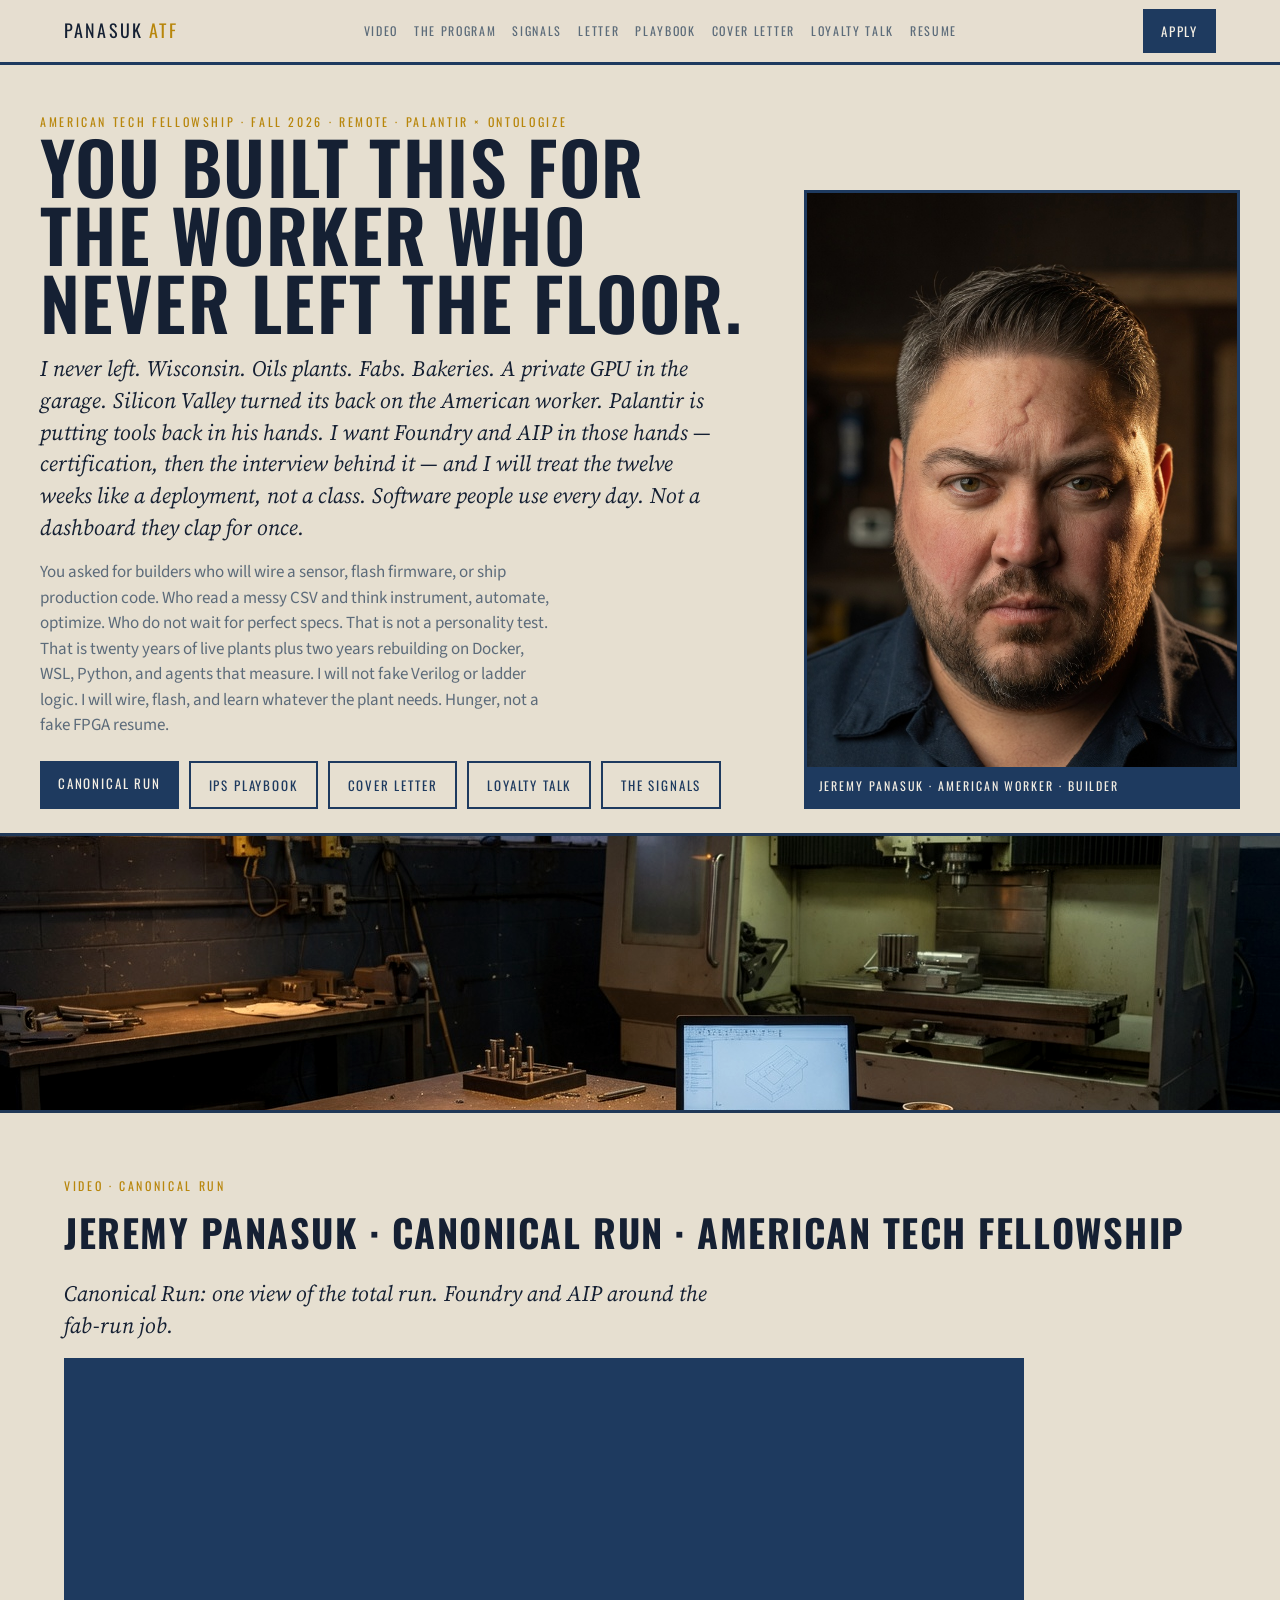
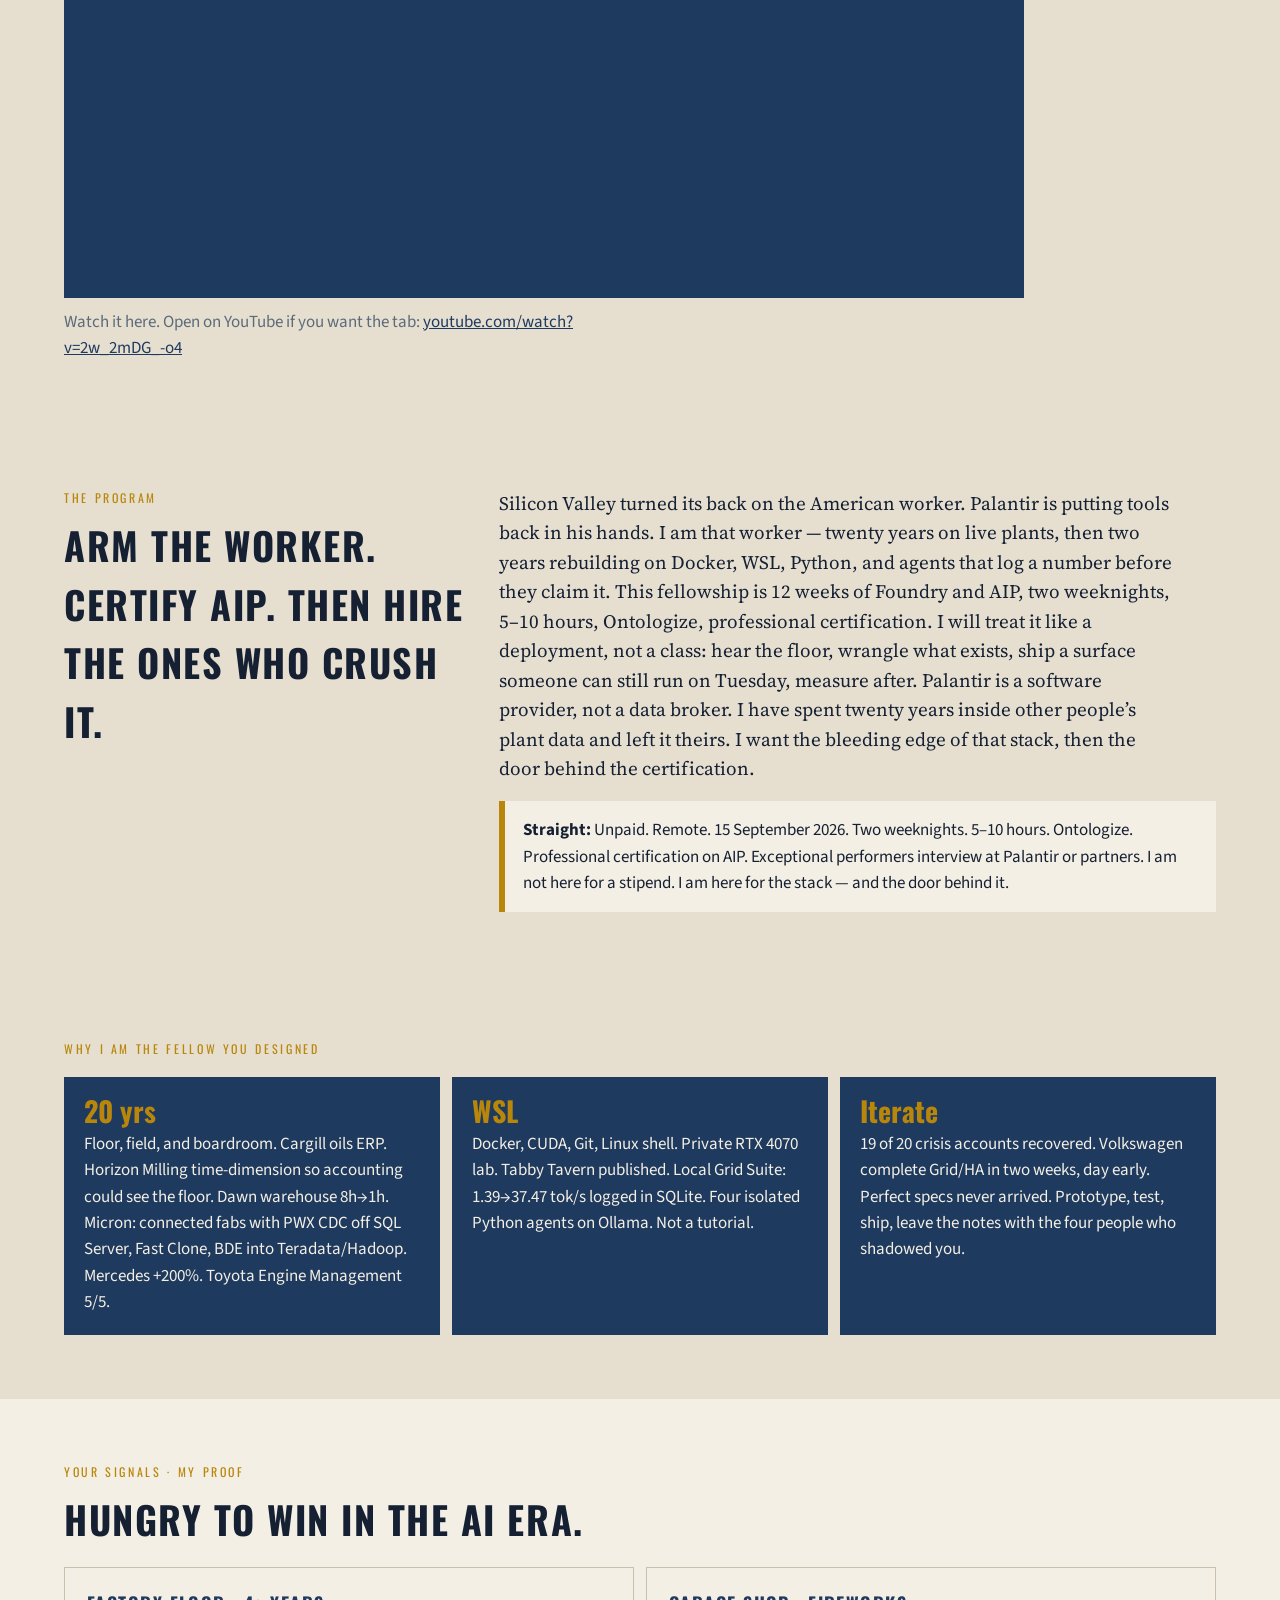
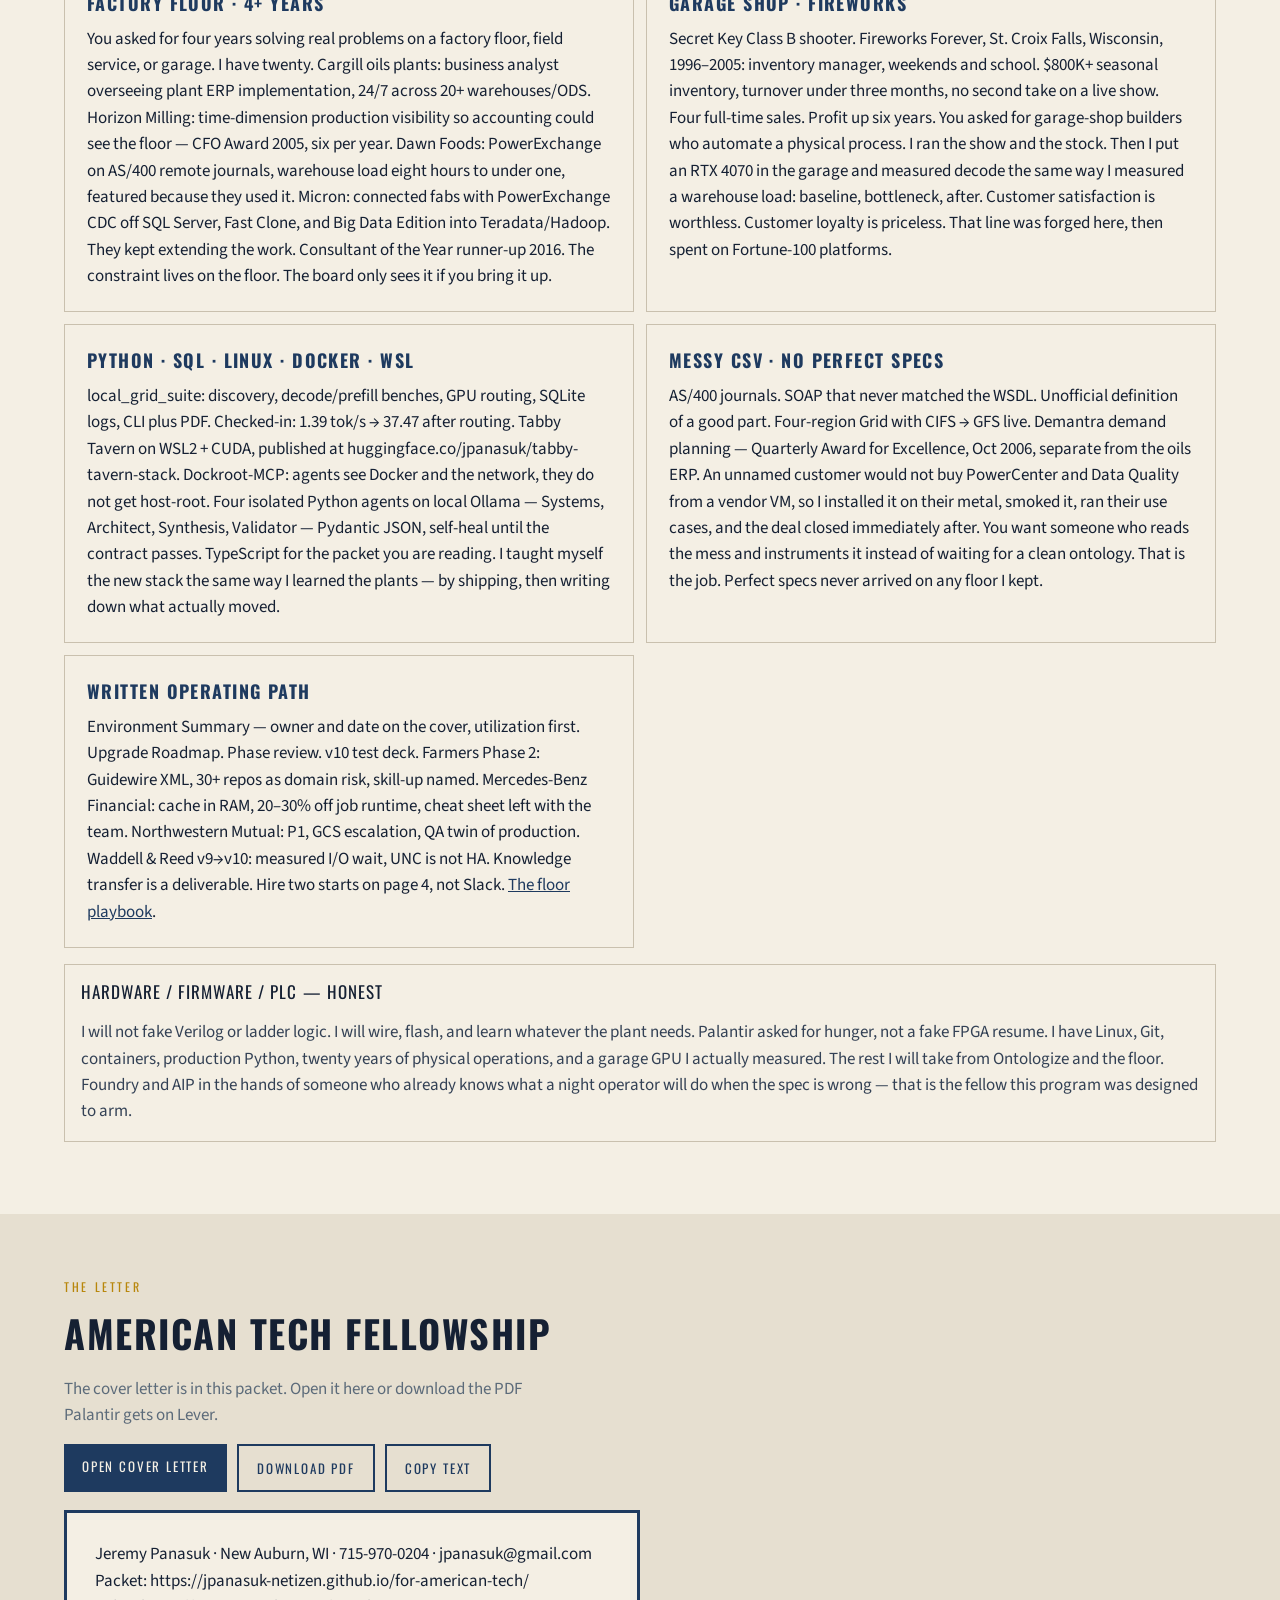
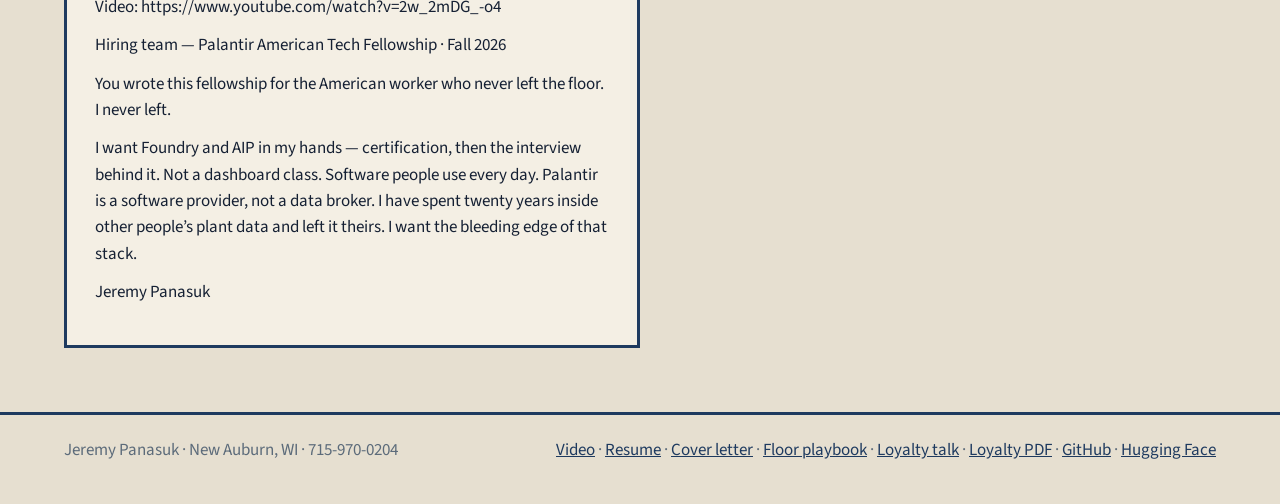
<file: index.html>
<!DOCTYPE html>
<html lang="en">
<head>
  <meta charset="UTF-8" />
  <meta name="viewport" content="width=device-width, initial-scale=1" />
  <title>Jeremy Panasuk · American Tech Fellowship · Palantir</title>
  <meta name="description" content="Palantir American Tech Fellowship packet. Floor, garage, WSL, Python. Ready for Foundry and AIP." />
  <link rel="preconnect" href="https://fonts.googleapis.com" />
  <link rel="preconnect" href="https://fonts.gstatic.com" crossorigin />
  <link href="https://fonts.googleapis.com/css2?family=Oswald:wght@500;600&family=Source+Serif+4:ital,wght@0,400;0,600;1,400;1,600&family=Source+Sans+3:wght@400;600;700&display=swap" rel="stylesheet" />
  <style>
    :root {
      --kraft: #e6dfd0;
      --ink: #152033;
      --navy: #1e3a5f;
      --gold: #b8860b;
      --steel: #5c6b7a;
      --paper: #f4efe4;
      --line: #c9c0ae;
    }
    * { box-sizing: border-box; margin: 0; padding: 0; font-variant-ligatures: none; font-feature-settings: "liga" 0, "clig" 0, "dlig" 0, "calt" 0; }
    html, body { margin: 0; padding: 0; width: 100%; min-height: 100%; min-height: 100vh; background: var(--kraft); }
    html { scroll-behavior: smooth; background: var(--kraft); }
    body { background: var(--kraft); color: var(--ink); font-family: "Source Sans 3", system-ui, sans-serif; font-size: 17px; line-height: 1.55; }
    a { color: var(--navy); }
    a:hover { color: var(--gold); }
    img { max-width: 100%; display: block; }
    .wrap { width: min(1200px, 100%); margin: 0 auto; padding: 0 24px; }
    .stamp { font-family: "Oswald", sans-serif; letter-spacing: 0.22em; text-transform: uppercase; font-size: 12px; color: var(--gold); }
    h1 { font-family: "Oswald", sans-serif; font-size: clamp(40px, 7vw, 72px); line-height: 0.95; font-weight: 600; text-transform: uppercase; letter-spacing: 0.02em; }
    h2 { font-family: "Oswald", sans-serif; font-size: clamp(26px, 4vw, 38px); text-transform: uppercase; letter-spacing: 0.04em; margin: 8px 0 14px; }
    .serif { font-family: "Source Serif 4", Georgia, serif; }
    header.nav { position: sticky; top: 0; z-index: 20; background: rgba(230,223,208,0.94); border-bottom: 3px solid var(--navy); }
    header.nav .wrap { display: flex; align-items: center; justify-content: space-between; min-height: 62px; gap: 12px; }
    .brand { font-family: "Oswald", sans-serif; text-transform: uppercase; letter-spacing: 0.12em; color: var(--ink); text-decoration: none; font-size: 18px; }
    .brand span { color: var(--gold); }
    header.nav nav { display: flex; gap: 16px; }
    header.nav nav a { font-family: "Oswald", sans-serif; font-size: 12px; letter-spacing: 0.14em; text-transform: uppercase; color: var(--steel); text-decoration: none; }
    .btn { display: inline-flex; background: var(--navy); color: var(--paper); text-decoration: none; padding: 12px 18px; font-family: "Oswald", sans-serif; letter-spacing: 0.14em; text-transform: uppercase; font-size: 13px; }
    .btn:hover { background: var(--gold); color: var(--ink); }
    .btn.ghost { background: transparent; color: var(--navy); border: 2px solid var(--navy); }
    .hero { padding: 48px 0 24px; display: grid; grid-template-columns: 1.25fr 0.75fr; gap: 36px; align-items: end; }
    .lede { font-family: "Source Serif 4", Georgia, serif; font-size: clamp(17px, 2vw, 22px); font-style: italic; line-height: 1.45; margin: 16px 0; max-width: 62ch; }
    .meta { color: var(--steel); max-width: 64ch; line-height: 1.5; }
    .hero-actions { display: flex; gap: 10px; flex-wrap: wrap; margin-top: 22px; }
    .portrait { border: 3px solid var(--navy); }
    .portrait img { width: 100%; aspect-ratio: 3/4; object-fit: cover; object-position: 50% 12%; }
    .portrait figcaption { padding: 10px 12px; background: var(--navy); color: var(--paper); font-family: "Oswald", sans-serif; font-size: 12px; letter-spacing: 0.16em; text-transform: uppercase; }
    .shop { width: 100%; height: 280px; object-fit: cover; border: none; border-top: 3px solid var(--navy); border-bottom: 3px solid var(--navy); filter: sepia(0.15) contrast(1.05); }
    section { padding: 64px 0; }
    .split { display: grid; grid-template-columns: 0.36fr 0.64fr; gap: 32px; }
    .grid2 { display: grid; grid-template-columns: 1fr 1fr; gap: 12px; }
    .cell { background: var(--paper); border: 1px solid var(--line); padding: 22px; }
    .cell h3 { font-family: "Oswald", sans-serif; text-transform: uppercase; letter-spacing: 0.08em; font-size: 18px; margin-bottom: 8px; color: var(--navy); }
    .stars { display: grid; grid-template-columns: repeat(3, 1fr); gap: 12px; }
    .star { background: var(--navy); color: var(--paper); padding: 20px; }
    .star b { display: block; font-family: "Oswald", sans-serif; font-size: 28px; color: var(--gold); line-height: 1; margin-bottom: 6px; }
    details.item { background: var(--paper); border: 1px solid var(--line); margin-bottom: 8px; }
    details.item summary { cursor: pointer; list-style: none; padding: 14px 16px; font-family: "Oswald", sans-serif; text-transform: uppercase; letter-spacing: 0.06em; }
    details.item summary::-webkit-details-marker { display: none; }
    .proof { padding: 0 16px 16px; color: #334155; }
    .letter { background: var(--paper); border: 3px solid var(--navy); padding: 28px; max-width: 72ch; }
    .letter p { margin: 0 0 12px; }
    footer { border-top: 3px solid var(--navy); padding: 22px 0 40px; color: var(--steel); }
    footer .wrap { display: flex; justify-content: space-between; gap: 12px; flex-wrap: wrap; }
    .honest { margin-top: 18px; padding: 16px 18px; border-left: 6px solid var(--gold); background: var(--paper); }
    .video-frame { position: relative; width: 100%; max-width: 960px; aspect-ratio: 16 / 9; background: var(--navy); border: 3px solid var(--navy); overflow: hidden; }
    .video-frame iframe { position: absolute; inset: 0; width: 100%; height: 100%; border: 0; display: block; }
    @media (max-width: 880px) {
      .hero, .split, .grid2, .stars { grid-template-columns: 1fr; }
      header.nav nav { display: none; }
    }
  </style>
</head>
<body>
  <header class="nav">
    <div class="wrap">
      <a class="brand" href="#top">Panasuk <span>ATF</span></a>
      <nav>
        <a href="#video">Video</a>
        <a href="#program">The program</a>
        <a href="#signals">Signals</a>
        <a href="#letter">Letter</a>
        <a href="playbook.html">Playbook</a>
        <a href="cover.html">Cover letter</a>
        <a href="loyalty.html">Loyalty talk</a>
        <a href="resume.html">Resume</a>
      </nav>
      <a class="btn" href="https://jobs.lever.co/palantir/0ccbe620-a3ef-41d1-a5c4-68e56b3c91d0/apply" target="_blank" rel="noopener">Apply</a>
    </div>
  </header>

  <main id="top">
    <div class="wrap hero">
      <div>
        <p class="stamp">American Tech Fellowship · Fall 2026 · Remote · Palantir × Ontologize</p>
        <h1>You built this for the worker who never left the floor.</h1>
        <p class="lede">I never left. Wisconsin. Oils plants. Fabs. Bakeries. A private GPU in the garage. Silicon Valley turned its back on the American worker. Palantir is putting tools back in his hands. I want Foundry and AIP in those hands — certification, then the interview behind it — and I will treat the twelve weeks like a deployment, not a class. Software people use every day. Not a dashboard they clap for once.</p>
        <p class="meta">You asked for builders who will wire a sensor, flash firmware, or ship production code. Who read a messy CSV and think instrument, automate, optimize. Who do not wait for perfect specs. That is not a personality test. That is twenty years of live plants plus two years rebuilding on Docker, WSL, Python, and agents that measure. I will not fake Verilog or ladder logic. I will wire, flash, and learn whatever the plant needs. Hunger, not a fake FPGA resume.</p>
        <div class="hero-actions">
          <a class="btn" href="#video">Canonical Run</a>
          <a class="btn ghost" href="playbook.html">IPS playbook</a>
          <a class="btn ghost" href="cover.html">Cover letter</a>
          <a class="btn ghost" href="loyalty.html">Loyalty talk</a>
          <a class="btn ghost" href="#signals">The signals</a>
        </div>
      </div>
      <figure class="portrait">
        <img src="assets/portrait.jpg" alt="Jeremy Panasuk" />
        <figcaption>Jeremy Panasuk · American worker · builder</figcaption>
      </figure>
    </div>
    <img class="shop" src="assets/shop.jpg" alt="American machine shop" />

    <section id="video">
      <div class="wrap">
        <p class="stamp">Video · Canonical Run</p>
        <h2>Jeremy Panasuk · Canonical Run · American Tech Fellowship</h2>
        <p class="lede">Canonical Run: one view of the total run. Foundry and AIP around the fab-run job.</p>
        <div class="video-frame">
          <iframe
            src="https://www.youtube-nocookie.com/embed/2w_2mDG_-o4"
            title="Jeremy Panasuk · Canonical Run · American Tech Fellowship"
            allow="accelerometer; autoplay; clipboard-write; encrypted-media; gyroscope; picture-in-picture; web-share"
            referrerpolicy="strict-origin-when-cross-origin"
            allowfullscreen
          ></iframe>
        </div>
        <p class="meta" style="margin-top:12px;">Watch it here. Open on YouTube if you want the tab: <a href="https://www.youtube.com/watch?v=2w_2mDG_-o4">youtube.com/watch?v=2w_2mDG_-o4</a></p>
      </div>
    </section>

    <section id="program">
      <div class="wrap split">
        <div>
          <p class="stamp">The program</p>
          <h2>Arm the worker. Certify AIP. Then hire the ones who crush it.</h2>
        </div>
        <div>
          <p class="serif" style="font-size:19px;margin-bottom:14px;max-width:68ch;">Silicon Valley turned its back on the American worker. Palantir is putting tools back in his hands. I am that worker — twenty years on live plants, then two years rebuilding on Docker, WSL, Python, and agents that log a number before they claim it. This fellowship is 12 weeks of Foundry and AIP, two weeknights, 5–10 hours, Ontologize, professional certification. I will treat it like a deployment, not a class: hear the floor, wrangle what exists, ship a surface someone can still run on Tuesday, measure after. Palantir is a software provider, not a data broker. I have spent twenty years inside other people’s plant data and left it theirs. I want the bleeding edge of that stack, then the door behind the certification.</p>
          <div class="honest">
            <strong>Straight:</strong> Unpaid. Remote. 15 September 2026. Two weeknights. 5–10 hours. Ontologize. Professional certification on AIP. Exceptional performers interview at Palantir or partners. I am not here for a stipend. I am here for the stack — and the door behind it.
          </div>
        </div>
      </div>
    </section>

    <section>
      <div class="wrap">
        <p class="stamp">Why I am the fellow you designed</p>
        <div class="stars" style="margin-top:18px;">
          <div class="star"><b>20 yrs</b>Floor, field, and boardroom. Cargill oils ERP. Horizon Milling time-dimension so accounting could see the floor. Dawn warehouse 8h→1h. Micron: connected fabs with PWX CDC off SQL Server, Fast Clone, BDE into Teradata/Hadoop. Mercedes +200%. Toyota Engine Management 5/5.</div>
          <div class="star"><b>WSL</b>Docker, CUDA, Git, Linux shell. Private RTX 4070 lab. Tabby Tavern published. Local Grid Suite: 1.39→37.47 tok/s logged in SQLite. Four isolated Python agents on Ollama. Not a tutorial.</div>
          <div class="star"><b>Iterate</b>19 of 20 crisis accounts recovered. Volkswagen complete Grid/HA in two weeks, day early. Perfect specs never arrived. Prototype, test, ship, leave the notes with the four people who shadowed you.</div>
        </div>
      </div>
    </section>

    <section id="signals" style="background:var(--paper);">
      <div class="wrap">
        <p class="stamp">Your signals · my proof</p>
        <h2>Hungry to win in the AI era.</h2>
        <div class="grid2" style="margin-top:18px;">
          <article class="cell">
            <h3>Factory floor · 4+ years</h3>
            <p>You asked for four years solving real problems on a factory floor, field service, or garage. I have twenty. Cargill oils plants: business analyst overseeing plant ERP implementation, 24/7 across 20+ warehouses/ODS. Horizon Milling: time-dimension production visibility so accounting could see the floor — CFO Award 2005, six per year. Dawn Foods: PowerExchange on AS/400 remote journals, warehouse load eight hours to under one, featured because they used it. Micron: connected fabs with PowerExchange CDC off SQL Server, Fast Clone, and Big Data Edition into Teradata/Hadoop. They kept extending the work. Consultant of the Year runner-up 2016. The constraint lives on the floor. The board only sees it if you bring it up.</p>
          </article>
          <article class="cell">
            <h3>Garage shop · fireworks</h3>
            <p>Secret Key Class B shooter. Fireworks Forever, St. Croix Falls, Wisconsin, 1996–2005: inventory manager, weekends and school. $800K+ seasonal inventory, turnover under three months, no second take on a live show. Four full-time sales. Profit up six years. You asked for garage-shop builders who automate a physical process. I ran the show and the stock. Then I put an RTX 4070 in the garage and measured decode the same way I measured a warehouse load: baseline, bottleneck, after. Customer satisfaction is worthless. Customer loyalty is priceless. That line was forged here, then spent on Fortune-100 platforms.</p>
          </article>
          <article class="cell">
            <h3>Python · SQL · Linux · Docker · WSL</h3>
            <p>local_grid_suite: discovery, decode/prefill benches, GPU routing, SQLite logs, CLI plus PDF. Checked-in: 1.39 tok/s → 37.47 after routing. Tabby Tavern on WSL2 + CUDA, published at huggingface.co/jpanasuk/tabby-tavern-stack. Dockroot-MCP: agents see Docker and the network, they do not get host-root. Four isolated Python agents on local Ollama — Systems, Architect, Synthesis, Validator — Pydantic JSON, self-heal until the contract passes. TypeScript for the packet you are reading. I taught myself the new stack the same way I learned the plants — by shipping, then writing down what actually moved.</p>
          </article>
          <article class="cell">
            <h3>Messy CSV · no perfect specs</h3>
            <p>AS/400 journals. SOAP that never matched the WSDL. Unofficial definition of a good part. Four-region Grid with CIFS → GFS live. Demantra demand planning — Quarterly Award for Excellence, Oct 2006, separate from the oils ERP. An unnamed customer would not buy PowerCenter and Data Quality from a vendor VM, so I installed it on their metal, smoked it, ran their use cases, and the deal closed immediately after. You want someone who reads the mess and instruments it instead of waiting for a clean ontology. That is the job. Perfect specs never arrived on any floor I kept.</p>
          </article>
          <article class="cell">
            <h3>Written operating path</h3>
            <p>Environment Summary — owner and date on the cover, utilization first. Upgrade Roadmap. Phase review. v10 test deck. Farmers Phase 2: Guidewire XML, 30+ repos as domain risk, skill-up named. Mercedes-Benz Financial: cache in RAM, 20–30% off job runtime, cheat sheet left with the team. Northwestern Mutual: P1, GCS escalation, QA twin of production. Waddell &amp; Reed v9→v10: measured I/O wait, UNC is not HA. Knowledge transfer is a deliverable. Hire two starts on page 4, not Slack. <a href="playbook.html">The floor playbook</a>.</p>
          </article>
        </div>
        <details class="item" style="margin-top:16px;" open>
          <summary>Hardware / firmware / PLC — honest</summary>
          <div class="proof">I will not fake Verilog or ladder logic. I will wire, flash, and learn whatever the plant needs. Palantir asked for hunger, not a fake FPGA resume. I have Linux, Git, containers, production Python, twenty years of physical operations, and a garage GPU I actually measured. The rest I will take from Ontologize and the floor. Foundry and AIP in the hands of someone who already knows what a night operator will do when the spec is wrong — that is the fellow this program was designed to arm.</div>
        </details>
      </div>
    </section>

    <section id="letter">
      <div class="wrap">
        <p class="stamp">The letter</p>
        <h2>American Tech Fellowship</h2>
        <p class="meta" style="margin:0 0 16px;max-width:60ch;">The cover letter is in this packet. Open it here or download the PDF Palantir gets on Lever.</p>
        <p style="display:flex;gap:10px;flex-wrap:wrap;margin-bottom:18px;">
          <a class="btn" href="cover.html">Open cover letter</a>
          <a class="btn ghost" href="JAP_PALANTIR_AMERICAN_TECH_COVER.pdf">Download PDF</a>
          <button class="btn ghost" type="button" id="copy">Copy text</button>
        </p>
        <article class="letter" id="letter-body">
          <p>Jeremy Panasuk · New Auburn, WI · 715-970-0204 · jpanasuk@gmail.com<br>
          Packet: https://jpanasuk-netizen.github.io/for-american-tech/<br>
          Video: https://www.youtube.com/watch?v=2w_2mDG_-o4</p>
          <p>Hiring team — Palantir American Tech Fellowship · Fall 2026</p>
          <p>You wrote this fellowship for the American worker who never left the floor. I never left.</p>
          <p>I want Foundry and AIP in my hands — certification, then the interview behind it. Not a dashboard class. Software people use every day. Palantir is a software provider, not a data broker. I have spent twenty years inside other people’s plant data and left it theirs. I want the bleeding edge of that stack.</p>
          <p>Jeremy Panasuk</p>
        </article>
      </div>
    </section>
  </main>
  <footer>
    <div class="wrap">
      <div>Jeremy Panasuk · New Auburn, WI · 715-970-0204</div>
      <div>
        <a href="#video">Video</a> ·
        <a href="resume.html">Resume</a> ·
        <a href="cover.html">Cover letter</a> ·
        <a href="playbook.html">Floor playbook</a> ·
        <a href="loyalty.html">Loyalty talk</a> ·
        <a href="JAP_CUSTOMER_LOYALTY.pdf">Loyalty PDF</a> ·
        <a href="https://github.com/jpanasuk-netizen/for-american-tech">GitHub</a> ·
        <a href="https://huggingface.co/spaces/jpanasuk/for-american-tech">Hugging Face</a>
      </div>
    </div>
  </footer>
  <script>
    document.getElementById("copy").addEventListener("click", async (e) => {
      const btn = e.currentTarget;
      try {
        await navigator.clipboard.writeText(document.getElementById("letter-body").innerText);
        btn.textContent = "Copied";
        setTimeout(() => { btn.textContent = "Copy text"; }, 1600);
      } catch (err) { btn.textContent = "Select and copy"; }
    });
  </script>
</body>
</html>
</file>
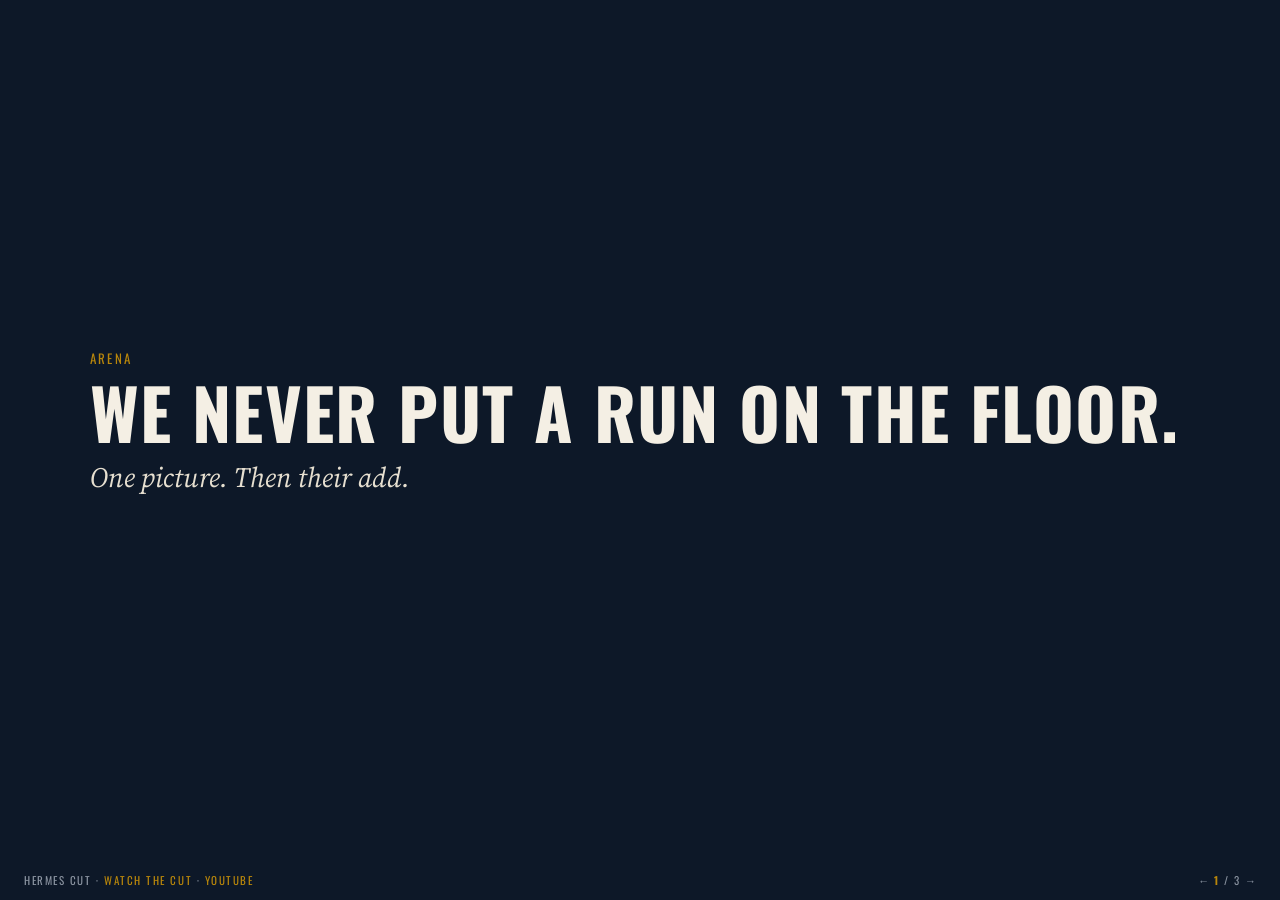
<file: ATF_PRESENTATION.html>
<!DOCTYPE html>
<html lang="en">
<head>
  <meta charset="UTF-8" />
  <title>Palantir’s add · Hermes cut</title>
  <link rel="preconnect" href="https://fonts.googleapis.com" />
  <link href="https://fonts.googleapis.com/css2?family=Oswald:wght@500;600&family=Source+Serif+4:ital,wght@0,400;1,600&family=Source+Sans+3:wght@400;600&display=swap" rel="stylesheet" />
  <style>
    * { box-sizing: border-box; margin: 0; padding: 0; }
    html, body { height: 100%; background: #0d1828; color: #f4efe4; font-family: "Source Sans 3", sans-serif; }
    .slide { display: none; height: 100%; padding: 5vh 7vw 9vh; flex-direction: column; justify-content: center; }
    .slide.on { display: flex; }
    .k { font-family: Oswald, sans-serif; letter-spacing: .18em; text-transform: uppercase; color: #b8860b; font-size: 13px; margin-bottom: 10px; }
    h1 { font-family: Oswald, sans-serif; font-size: clamp(36px, 5.6vw, 70px); text-transform: uppercase; letter-spacing: .02em; line-height: .95; margin-bottom: 14px; }
    .lede { font-family: "Source Serif 4", Georgia, serif; font-style: italic; font-size: clamp(20px, 2.3vw, 28px); max-width: 28ch; margin-bottom: 20px; color: #e6dfd0; }
    .script { font-size: clamp(17px, 1.9vw, 24px); line-height: 1.35; max-width: 46ch; }
    .script p { margin: 0 0 12px; }
    .bar { position: fixed; left: 0; right: 0; bottom: 0; display: flex; justify-content: space-between; padding: 12px 24px; font-family: Oswald, sans-serif; letter-spacing: .14em; text-transform: uppercase; font-size: 11px; color: #8a93a0; }
    .bar b { color: #b8860b; }
    .bar a { color: #b8860b; text-decoration: none; }
    button { background: none; border: 0; color: inherit; font: inherit; cursor: pointer; }
  </style>
</head>
<body>
  <section class="slide on">
    <div class="k">Arena</div>
    <h1>We never put a Run on the floor.</h1>
    <p class="lede">One picture. Then their add.</p>
  </section>
  <section class="slide">
    <div class="k">Constraint</div>
    <h1>Deck chairs.</h1>
    <p class="lede">Four sites, four truths. Palantir is the suit.</p>
  </section>
  <section class="slide">
    <div class="k">The video · their value add</div>
    <h1>That’s your add.</h1>
    <p class="lede">Canonical Run as a Foundry object. AIP scores live CDC. Agents stop the bad session. 100× the same American worker.</p>
    <div class="script">
      <p>Foundry makes Canonical Run a real object. One view of the total run. Every Informatica session judged against it. Point at it Tuesday. Still right Wednesday.</p>
      <p>AIP scores live change before anyone opens a mapping. Matches or it doesn’t. You know before the meeting. The argument dies. The object stays.</p>
      <p>Agents judge a live session, stop a bad one, leave Tuesday the notes. The night operator is not shuffling boxes. The suit does the judgment.</p>
      <p>Move data is table stakes. Make the Run real. Score it live. Stop the bad session before anyone gets in a room. Iron Man. Your layer.</p>
      <p>I have not shipped Foundry. I did not already build this ontology. Put Canonical Run on the floor. Put me on that deployment.</p>
    </div>
  </section>
  <div class="bar">
    <span>Hermes cut · <a href="./#video">watch the cut</a> · <a href="https://www.youtube.com/watch?v=2w_2mDG_-o4">YouTube</a></span>
    <span>
      <button type="button" id="prev">←</button>
      <b id="pos">1</b> / 3
      <button type="button" id="next">→</button>
    </span>
  </div>
  <script>
    const slides = [...document.querySelectorAll('.slide')];
    let i = 0;
    function show(n) {
      i = (n + slides.length) % slides.length;
      slides.forEach((s, k) => s.classList.toggle('on', k === i));
      document.getElementById('pos').textContent = String(i + 1);
    }
    document.getElementById('next').onclick = () => show(i + 1);
    document.getElementById('prev').onclick = () => show(i - 1);
    document.addEventListener('keydown', (e) => {
      if (['ArrowRight',' ','PageDown'].includes(e.key)) { e.preventDefault(); show(i + 1); }
      if (['ArrowLeft','PageUp'].includes(e.key)) { e.preventDefault(); show(i - 1); }
      if ('123'.includes(e.key)) show(Number(e.key) - 1);
    });
  </script>
</body>
</html>
</file>
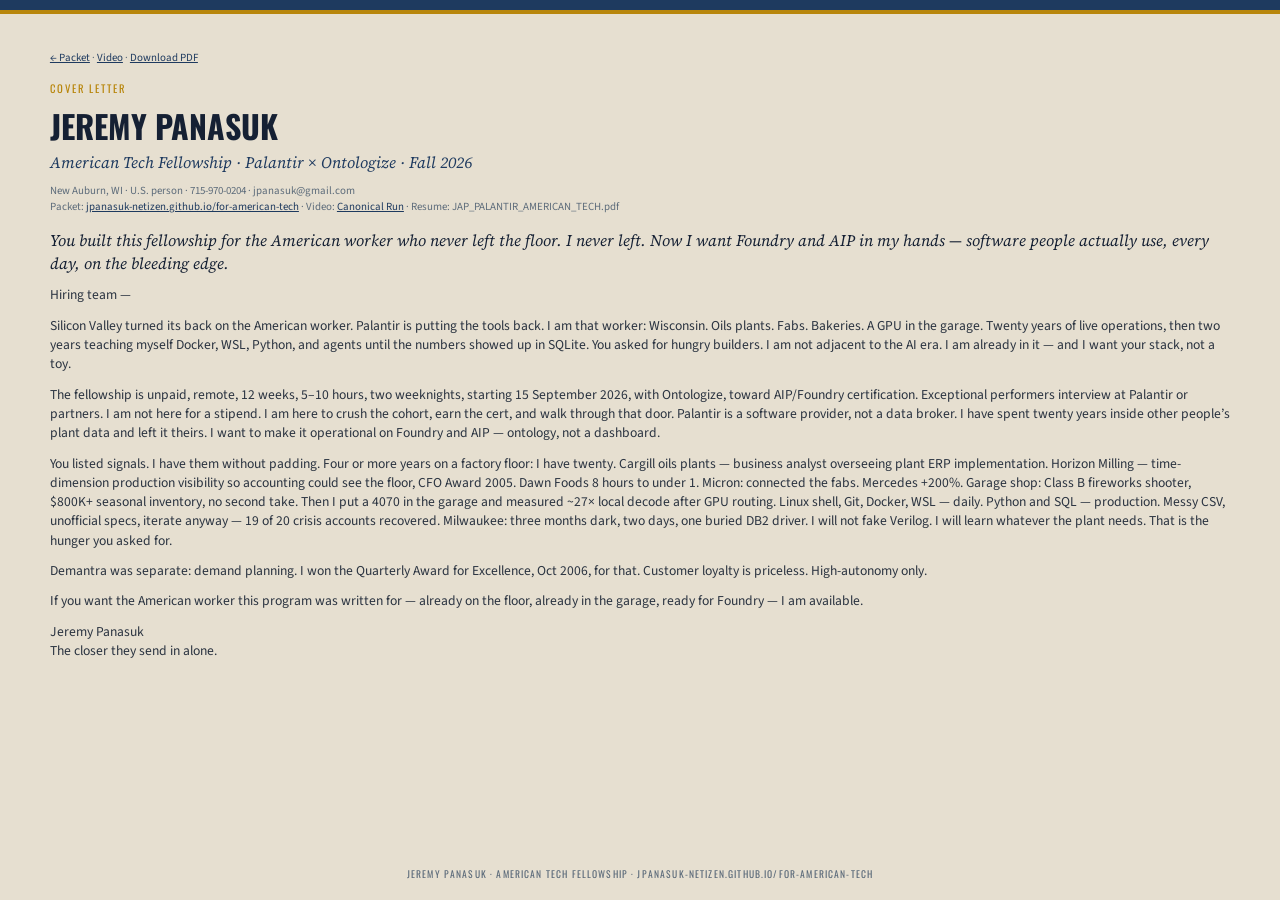
<file: cover.html>
<!DOCTYPE html>
<html lang="en">
<head>
  <meta charset="UTF-8" />
  <title>Jeremy Panasuk · Cover Letter · American Tech Fellowship</title>
  <link rel="preconnect" href="https://fonts.googleapis.com" />
  <link rel="preconnect" href="https://fonts.gstatic.com" crossorigin />
  <link href="https://fonts.googleapis.com/css2?family=Oswald:wght@500;600&family=Source+Sans+3:ital,wght@0,400;0,600;1,400&family=Source+Serif+4:ital,wght@1,600&display=swap" rel="stylesheet" />
  <style>
    @page { size: letter; margin: 0; }
    * { box-sizing: border-box; margin: 0; padding: 0; font-variant-ligatures: none; font-feature-settings: "liga" 0, "clig" 0, "dlig" 0, "calt" 0; }
    html, body { background: #e6dfd0; margin: 0; padding: 0; width: 100%; min-height: 100vh; }
    * { -webkit-print-color-adjust: exact; print-color-adjust: exact; }
    .sheet { width: 8.5in; height: 11in; overflow: hidden; position: relative; background: #e6dfd0; color: #152033; font-family: "Source Sans 3", Arial, sans-serif; margin: 0 auto; }
    @media screen {
      .sheet { width: 100%; max-width: none; height: auto; min-height: 100vh; overflow: visible; }
      .pad { padding: 36px 6vw 72px; }
      .foot { position: relative; left: auto; right: auto; bottom: auto; margin-top: 28px; }
    }
    .navybar { height: 10px; background: #1e3a5f; }
    .goldbar { height: 4px; background: #b8860b; }
    .pad { padding: 0.38in 0.52in 0.40in; }
    .stamp { font-family: "Oswald", sans-serif; font-size: 8pt; letter-spacing: 0.18em; text-transform: uppercase; color: #b8860b; }
    h1 { font-family: "Oswald", sans-serif; font-size: 24pt; text-transform: uppercase; margin: 6px 0 2px; }
    .role { font-family: "Source Serif 4", Georgia, serif; font-style: italic; font-size: 12pt; color: #1e3a5f; margin-bottom: 10px; }
    .meta { font-size: 8.2pt; color: #5c6b7a; line-height: 1.45; margin-bottom: 14px; }
    .meta a { color: #1e3a5f; }
    p { font-size: 10.2pt; line-height: 1.42; margin: 0 0 11px; color: #2a3340; }
    p.lead { font-family: "Source Serif 4", Georgia, serif; font-style: italic; font-size: 12pt; color: #152033; }
    .foot { position: absolute; left: 0.52in; right: 0.52in; bottom: 0.2in; font-size: 7.2pt; letter-spacing: 0.12em; text-transform: uppercase; color: #5c6b7a; text-align: center; font-family: "Oswald", sans-serif; }
  </style>
</head>
<body>
  <div class="sheet">
    <div class="navybar"></div><div class="goldbar"></div>
    <div class="pad">
      <p class="meta"><a href="./">← Packet</a> · <a href="./#video">Video</a> · <a href="JAP_PALANTIR_AMERICAN_TECH_COVER.pdf">Download PDF</a></p>
      <div class="stamp">Cover letter</div>
      <h1>Jeremy Panasuk</h1>
      <div class="role">American Tech Fellowship · Palantir × Ontologize · Fall 2026</div>
      <div class="meta">
        New Auburn, WI · U.S. person · 715-970-0204 · jpanasuk@gmail.com<br />
        Packet: <a href="https://jpanasuk-netizen.github.io/for-american-tech/">jpanasuk-netizen.github.io/for-american-tech</a>
        · Video: <a href="./#video">Canonical Run</a>
        · Resume: JAP_PALANTIR_AMERICAN_TECH.pdf
      </div>

      <p class="lead">You built this fellowship for the American worker who never left the floor. I never left. Now I want Foundry and AIP in my hands — software people actually use, every day, on the bleeding edge.</p>

      <p>Hiring team —</p>

      <p>Silicon Valley turned its back on the American worker. Palantir is putting the tools back. I am that worker: Wisconsin. Oils plants. Fabs. Bakeries. A GPU in the garage. Twenty years of live operations, then two years teaching myself Docker, WSL, Python, and agents until the numbers showed up in SQLite. You asked for hungry builders. I am not adjacent to the AI era. I am already in it — and I want your stack, not a toy.</p>

      <p>The fellowship is unpaid, remote, 12 weeks, 5–10 hours, two weeknights, starting 15 September 2026, with Ontologize, toward AIP/Foundry certification. Exceptional performers interview at Palantir or partners. I am not here for a stipend. I am here to crush the cohort, earn the cert, and walk through that door. Palantir is a software provider, not a data broker. I have spent twenty years inside other people’s plant data and left it theirs. I want to make it operational on Foundry and AIP — ontology, not a dashboard.</p>

      <p>You listed signals. I have them without padding. Four or more years on a factory floor: I have twenty. Cargill oils plants — business analyst overseeing plant ERP implementation. Horizon Milling — time-dimension production visibility so accounting could see the floor, CFO Award 2005. Dawn Foods 8 hours to under 1. Micron: connected the fabs. Mercedes +200%. Garage shop: Class B fireworks shooter, $800K+ seasonal inventory, no second take. Then I put a 4070 in the garage and measured ~27× local decode after GPU routing. Linux shell, Git, Docker, WSL — daily. Python and SQL — production. Messy CSV, unofficial specs, iterate anyway — 19 of 20 crisis accounts recovered. Milwaukee: three months dark, two days, one buried DB2 driver. I will not fake Verilog. I will learn whatever the plant needs. That is the hunger you asked for.</p>

      <p>Demantra was separate: demand planning. I won the Quarterly Award for Excellence, Oct 2006, for that. Customer loyalty is priceless. High-autonomy only.</p>

      <p>If you want the American worker this program was written for — already on the floor, already in the garage, ready for Foundry — I am available.</p>

      <p>Jeremy Panasuk<br>The closer they send in alone.</p>
    </div>
    <div class="foot">Jeremy Panasuk · American Tech Fellowship · jpanasuk-netizen.github.io/for-american-tech</div>
  </div>
</body>
</html>
</file>
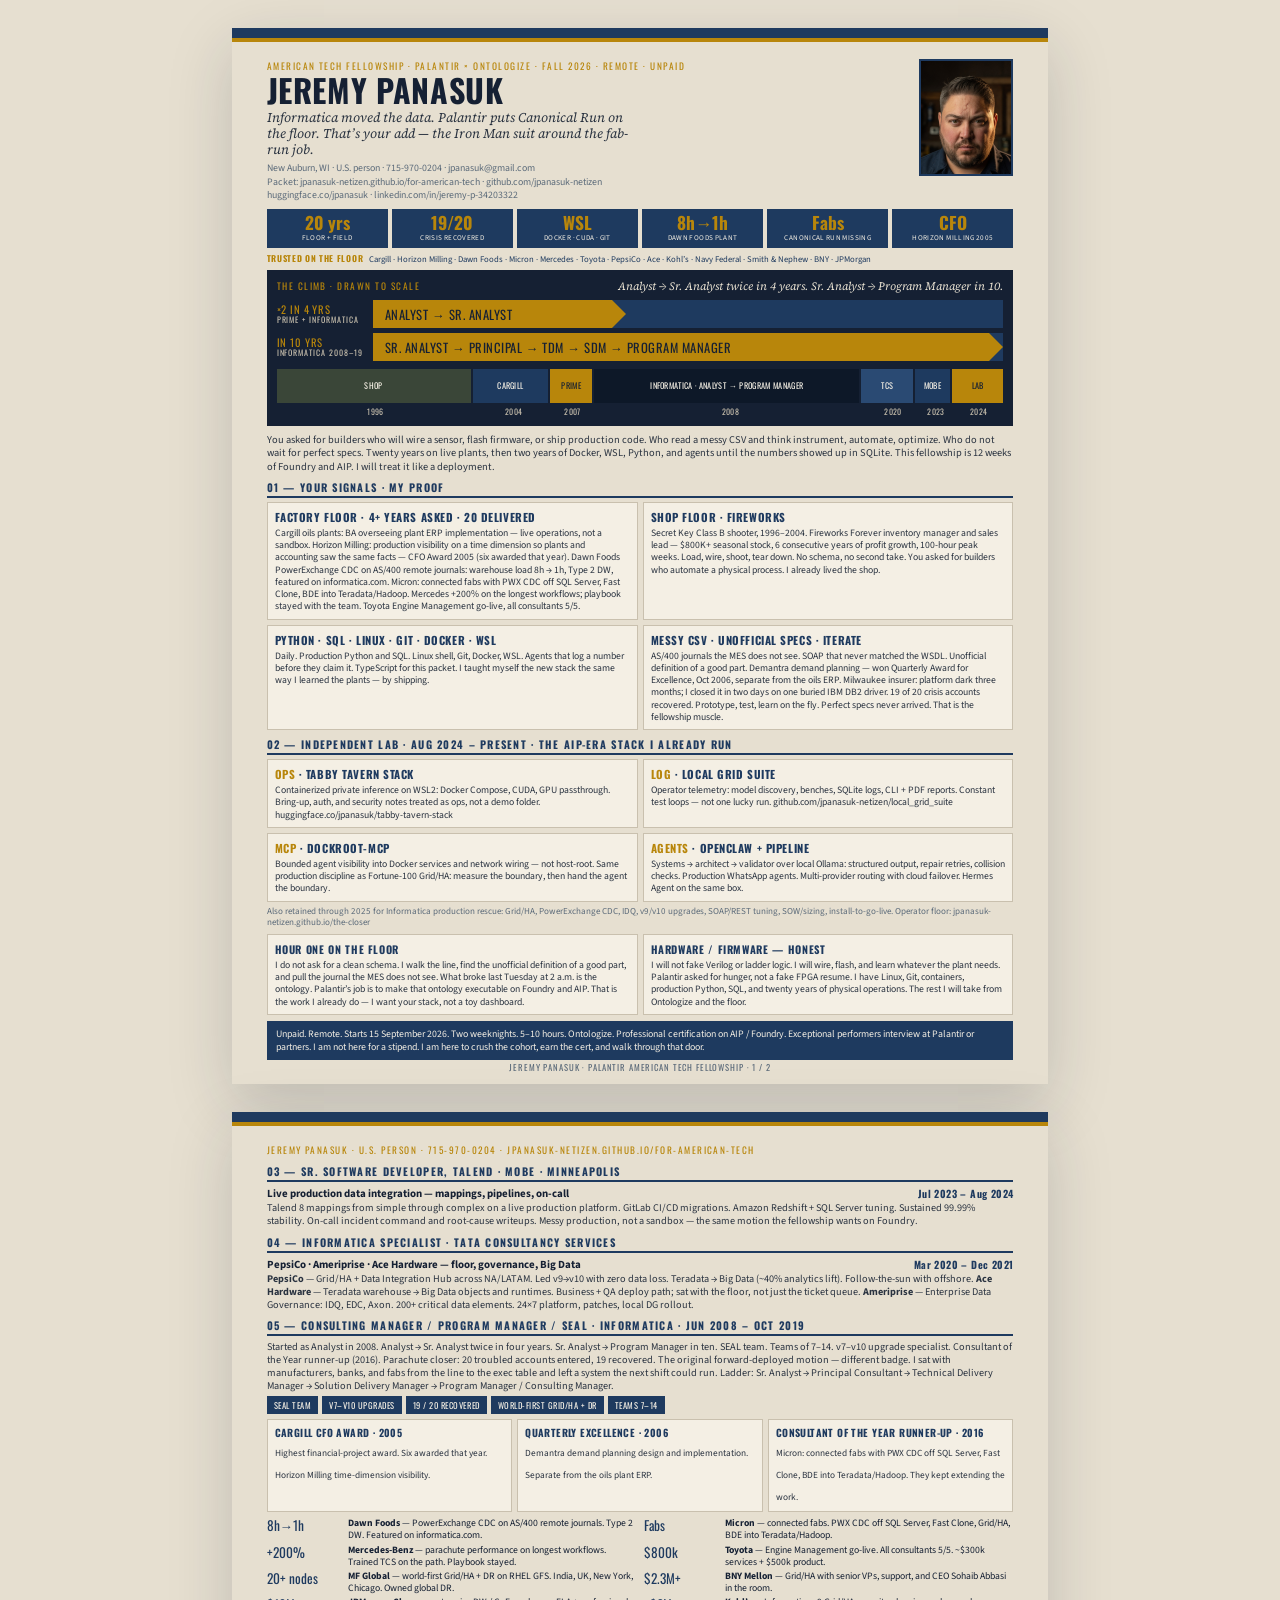
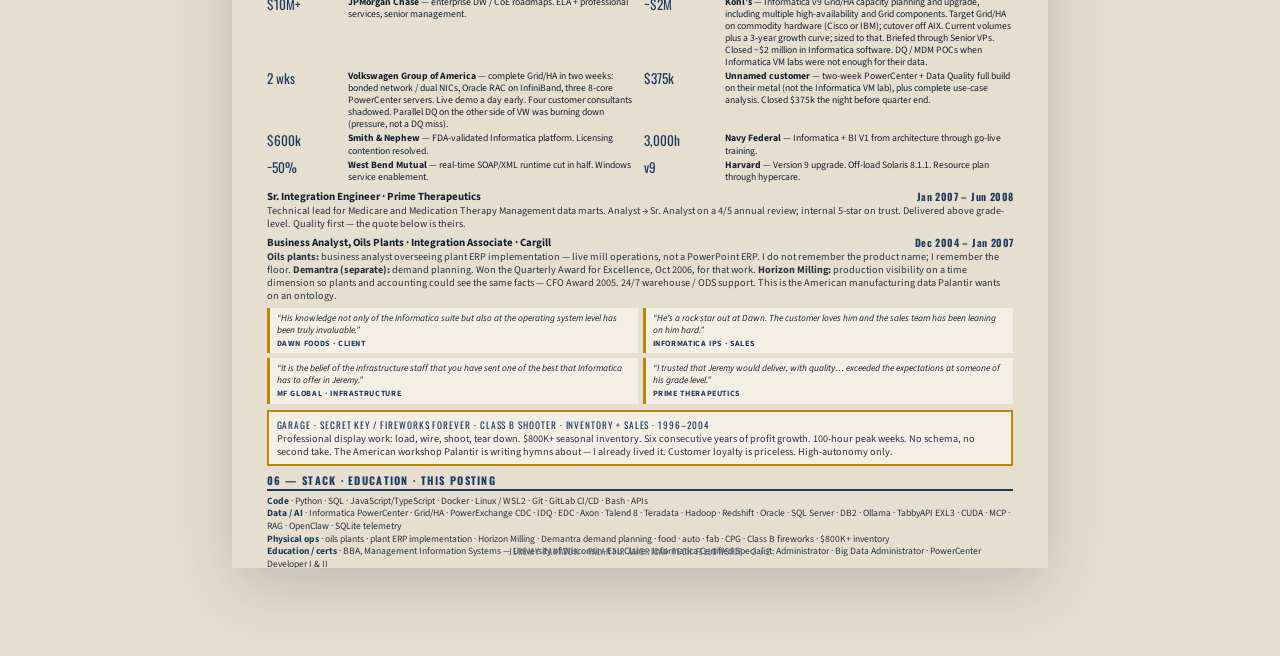
<file: JAP_PALANTIR_AMERICAN_TECH.html>
<!DOCTYPE html>
<html lang="en">
<head>
  <meta charset="UTF-8" />
  <title>Jeremy Panasuk · Palantir American Tech Fellowship</title>
  <link rel="preconnect" href="https://fonts.googleapis.com" />
  <link rel="preconnect" href="https://fonts.gstatic.com" crossorigin />
  <link href="https://fonts.googleapis.com/css2?family=Oswald:wght@500;600&family=Source+Sans+3:wght@400;600;700&family=Source+Serif+4:ital,wght@0,400;1,600&display=swap" rel="stylesheet" />
  <style>
    @page { size: letter; margin: 0; }
    * { box-sizing: border-box; margin: 0; padding: 0; font-variant-ligatures: none; font-feature-settings: "liga" 0, "clig" 0, "dlig" 0, "calt" 0; }
    html, body { background: #fff; }
    * { -webkit-print-color-adjust: exact; print-color-adjust: exact; }
    @media screen {
      html, body { width: 100%; min-height: 0; background: #e6dfd0; }
      body { padding: 28px 16px 88px; display: flex; flex-direction: column; align-items: center; gap: 28px; }
      .sheet {
        width: min(8.5in, 100%);
        height: auto;
        min-height: 0;
        overflow: visible;
        flex-shrink: 0;
        margin: 0;
        box-shadow: 0 20px 60px rgba(21,32,51,0.18);
      }
      .navybar { height: 10px; }
      .goldbar { height: 4px; }
      .pad { padding: 28px 36px 32px; }
      .foot { position: relative; left: auto; right: auto; bottom: auto; margin-top: 12px; }
    }
    @media print {
      html, body { background: #fff; padding: 0; display: block; }
      .sheet { width: 8.5in; height: 11in; overflow: hidden; margin: 0; box-shadow: none; }
    }
    .sheet { width: 8.5in; height: 11in; overflow: hidden; page-break-after: always; position: relative; background: #e6dfd0; color: #152033; font-family: "Source Sans 3", Arial, sans-serif; }
    .navybar { height: 10px; background: #1e3a5f; }
    .goldbar { height: 4px; background: #b8860b; }
    .pad { padding: 0.18in 0.36in 0.26in; }
    .stamp { font-family: "Oswald", sans-serif; font-size: 7pt; letter-spacing: 0.16em; text-transform: uppercase; color: #b8860b; }
    h1 { font-family: "Oswald", sans-serif; font-size: 24pt; text-transform: uppercase; letter-spacing: 0.02em; line-height: 0.95; margin: 2px 0 3px; }
    .tag { font-family: "Source Serif 4", Georgia, serif; font-style: italic; font-size: 10pt; line-height: 1.22; margin: 3px 0 5px; max-width: 52ch; }
    .contact { font-size: 7.4pt; color: #5c6b7a; line-height: 1.35; }
    .contact a { color: #1e3a5f; text-decoration: none; }
    .hero { display: grid; grid-template-columns: 1fr 0.98in; gap: 10px; }
    .shot { width: 0.98in; height: 1.22in; object-fit: cover; object-position: 50% 12%; border: 2px solid #1e3a5f; }
    .metrics { display: grid; grid-template-columns: repeat(6, 1fr); gap: 4px; margin: 7px 0 5px; }
    .m { background: #1e3a5f; color: #f4efe4; padding: 5px 4px 5px; text-align: center; }
    .m b { display: block; font-family: "Oswald", sans-serif; font-size: 13pt; color: #b8860b; line-height: 0.95; }
    .m span { display: block; font-size: 5.4pt; letter-spacing: 0.05em; text-transform: uppercase; margin-top: 2px; }
    .trusted { font-size: 6.5pt; color: #1e3a5f; margin: 0 0 5px; line-height: 1.3; white-space: nowrap; }
    .trusted b { font-family: "Oswald", sans-serif; letter-spacing: 0.08em; text-transform: uppercase; font-size: 6.4pt; color: #b8860b; }
    h2 { font-family: "Oswald", sans-serif; font-size: 8pt; letter-spacing: 0.12em; text-transform: uppercase; color: #1e3a5f; margin: 6px 0 4px; border-bottom: 2px solid #1e3a5f; padding-bottom: 1px; }
    p { font-size: 7.7pt; line-height: 1.28; color: #2a3340; }
    .who { font-size: 7.8pt; }
    .grid2 { display: grid; grid-template-columns: 1fr 1fr; gap: 5px; }
    .grid3 { display: grid; grid-template-columns: 1fr 1fr 1fr; gap: 5px; }
    .card { background: #f4efe4; border: 1px solid #c9c0ae; padding: 6px 7px; }
    .card h3 { font-family: "Oswald", sans-serif; font-size: 8.4pt; text-transform: uppercase; letter-spacing: 0.05em; color: #1e3a5f; margin-bottom: 2px; }
    .card p { font-size: 7.3pt; line-height: 1.26; }
    .card .n { color: #b8860b; }
    .jobhead { display: flex; justify-content: space-between; gap: 8px; font-size: 8.2pt; font-weight: 700; }
    .jobhead .d { color: #1e3a5f; font-family: "Oswald", sans-serif; font-size: 7.6pt; letter-spacing: 0.04em; white-space: nowrap; }
    .reel { display: grid; grid-template-columns: 0.78in 1fr 0.78in 1fr; gap: 2px 7px; font-size: 7.3pt; line-height: 1.24; }
    .reel .n { font-family: "Oswald", sans-serif; font-size: 10pt; color: #1e3a5f; }
    .q { font-size: 7pt; font-style: italic; padding: 5px 7px; background: #f4efe4; border-left: 3px solid #b8860b; line-height: 1.24; }
    .quotes { display: grid; grid-template-columns: 1fr 1fr; gap: 5px; margin-top: 6px; }
    .q span { display: block; font-style: normal; font-size: 6pt; letter-spacing: 0.08em; text-transform: uppercase; color: #1e3a5f; margin-top: 2px; font-weight: 700; }
    .gold { margin-top: 6px; border: 2px solid #b8860b; padding: 6px 8px; background: #f4efe4; }
    .gold .t { font-family: "Oswald", sans-serif; font-size: 7pt; letter-spacing: 0.1em; text-transform: uppercase; color: #1e3a5f; }
    .skills { font-size: 7.2pt; line-height: 1.32; }
    .skills strong { color: #1e3a5f; }
    .foot { position: absolute; left: 0.36in; right: 0.36in; bottom: 0.10in; font-size: 6.5pt; letter-spacing: 0.1em; color: #5c6b7a; text-align: center; font-family: "Oswald", sans-serif; text-transform: uppercase; }
    .honest { margin-top: 6px; background: #1e3a5f; color: #f4efe4; padding: 7px 9px; font-size: 7.4pt; line-height: 1.28; }
    .chips { display: flex; flex-wrap: wrap; gap: 4px; margin: 4px 0 5px; }
    .chip { background: #1e3a5f; color: #f4efe4; font-family: "Oswald", sans-serif; font-size: 6.4pt; letter-spacing: 0.06em; text-transform: uppercase; padding: 3px 7px; }
    .viz { background: #152033; color: #f4efe4; padding: 8px 10px 9px; margin: 0 0 7px; }
    .viz-head { display: flex; justify-content: space-between; align-items: baseline; margin-bottom: 6px; }
    .viz-head .stamp { color: #b8860b; }
    .viz-head em { font-family: "Source Serif 4", Georgia, serif; font-style: italic; font-size: 8.5pt; color: #e6dfd0; }
    .span-row { display: grid; grid-template-columns: 0.92in 1fr; gap: 8px; align-items: center; margin-bottom: 5px; }
    .span-label { font-family: "Oswald", sans-serif; font-size: 8pt; letter-spacing: 0.08em; text-transform: uppercase; color: #b8860b; line-height: 1.1; }
    .span-label small { display: block; font-size: 6pt; color: #c9c0ae; letter-spacing: 0.12em; }
    .span-track { position: relative; height: 28px; background: #1e3a5f; overflow: visible; }
    .arrow { position: relative; height: 28px; background: #b8860b; color: #152033; display: flex; align-items: center; padding: 0 10px 0 12px; font-family: "Oswald", sans-serif; font-size: 9.5pt; letter-spacing: 0.04em; text-transform: uppercase; white-space: nowrap; }
    .arrow::after { content: ""; position: absolute; right: -14px; top: 0; border-top: 14px solid transparent; border-bottom: 14px solid transparent; border-left: 14px solid #b8860b; }
    .arrow.f4 { width: 38%; }
    .arrow.f10 { width: calc(100% - 14px); }
    .gantt { display: flex; gap: 2px; height: 34px; margin-top: 8px; }
    .g { display: flex; align-items: center; justify-content: center; text-align: center; font-family: "Oswald", sans-serif; font-size: 6.2pt; letter-spacing: 0.04em; text-transform: uppercase; line-height: 1.1; padding: 0 2px; color: #f4efe4; }
    .g.shop { flex: 8; background: #3a4638; }
    .g.car { flex: 3; background: #1e3a5f; }
    .g.pri { flex: 1.6; background: #b8860b; color: #152033; }
    .g.inf { flex: 11; background: #0d1828; }
    .g.tcs { flex: 2; background: #2a4a73; }
    .g.mob { flex: 1.3; background: #1e3a5f; }
    .g.lab { flex: 2; background: #b8860b; color: #152033; }
    .ticks { display: flex; gap: 2px; margin-top: 2px; font-family: "Oswald", sans-serif; font-size: 6pt; letter-spacing: 0.04em; text-transform: uppercase; color: #c9c0ae; }
    .ticks span { text-align: center; }
    .ticks .shop { flex: 8; } .ticks .car { flex: 3; } .ticks .pri { flex: 1.6; } .ticks .inf { flex: 11; } .ticks .tcs { flex: 2; } .ticks .mob { flex: 1.3; } .ticks .lab { flex: 2; }
    .ladder { font-size: 6.6pt; color: #5c6b7a; margin: 0 0 5px; text-align: center; }
    .awards { display: grid; grid-template-columns: 1fr 1fr 1fr; gap: 5px; margin: 4px 0 5px; }
    .award { background: #f4efe4; border: 1px solid #c9c0ae; padding: 5px 7px; }
    .award b { display: block; font-family: "Oswald", sans-serif; font-size: 7.6pt; text-transform: uppercase; letter-spacing: 0.04em; color: #1e3a5f; }
    .award span { font-size: 7pt; color: #2a3340; }
    .hit h3 { font-family: "Oswald", sans-serif; font-size: 8pt; text-transform: uppercase; letter-spacing: 0.06em; color: #1e3a5f; margin-bottom: 2px; }
    .sub { font-size: 6.8pt; color: #5c6b7a; margin: 0 0 5px; }
  </style>
</head>
<body>
  <div class="sheet">
    <div class="navybar"></div><div class="goldbar"></div>
    <div class="pad">
      <div class="hero">
        <div>
          <div class="stamp">American Tech Fellowship · Palantir × Ontologize · Fall 2026 · Remote · Unpaid</div>
          <h1>Jeremy Panasuk</h1>
          <p class="tag">Informatica moved the data. Palantir puts Canonical Run on the floor. That’s your add — the Iron Man suit around the fab-run job.</p>
          <div class="contact">
            New Auburn, WI · U.S. person · 715-970-0204 · jpanasuk@gmail.com<br />
            Packet: jpanasuk-netizen.github.io/for-american-tech · github.com/jpanasuk-netizen<br />
            huggingface.co/jpanasuk · linkedin.com/in/jeremy-p-34203322
          </div>
        </div>
        <img class="shot" src="assets/portrait.jpg" alt="Jeremy Panasuk" />
      </div>
      <div class="metrics">
        <div class="m"><b>20 yrs</b><span>Floor + field</span></div>
        <div class="m"><b>19/20</b><span>Crisis recovered</span></div>
        <div class="m"><b>WSL</b><span>Docker · CUDA · Git</span></div>
        <div class="m"><b>8h→1h</b><span>Dawn Foods plant</span></div>
        <div class="m"><b>Fabs</b><span>Canonical Run missing</span></div>
        <div class="m"><b>CFO</b><span>Horizon Milling 2005</span></div>
      </div>
      <p class="trusted"><b>Trusted on the floor</b> &nbsp; Cargill · Horizon Milling · Dawn Foods · Micron · Mercedes · Toyota · PepsiCo · Ace · Kohl’s · Navy Federal · Smith &amp; Nephew · BNY · JPMorgan</p>
      <div class="viz">
        <div class="viz-head">
          <span class="stamp">The climb · drawn to scale</span>
          <em>Analyst → Sr. Analyst twice in 4 years. Sr. Analyst → Program Manager in 10.</em>
        </div>
        <div class="span-row">
          <div class="span-label">×2 in 4 yrs<small>Prime + Informatica</small></div>
          <div class="span-track"><div class="arrow f4">Analyst → Sr. Analyst</div></div>
        </div>
        <div class="span-row">
          <div class="span-label">in 10 yrs<small>Informatica 2008–19</small></div>
          <div class="span-track"><div class="arrow f10">Sr. Analyst → Principal → TDM → SDM → Program Manager</div></div>
        </div>
        <div class="gantt">
          <div class="g shop">Shop</div>
          <div class="g car">Cargill</div>
          <div class="g pri">Prime</div>
          <div class="g inf">Informatica · Analyst → Program Manager</div>
          <div class="g tcs">TCS</div>
          <div class="g mob">MOBE</div>
          <div class="g lab">Lab</div>
        </div>
        <div class="ticks">
          <span class="shop">1996</span>
          <span class="car">2004</span>
          <span class="pri">2007</span>
          <span class="inf">2008</span>
          <span class="tcs">2020</span>
          <span class="mob">2023</span>
          <span class="lab">2024</span>
        </div>
      </div>
      <p class="who">You asked for builders who will wire a sensor, flash firmware, or ship production code. Who read a messy CSV and think instrument, automate, optimize. Who do not wait for perfect specs. Twenty years on live plants, then two years of Docker, WSL, Python, and agents until the numbers showed up in SQLite. This fellowship is 12 weeks of Foundry and AIP. I will treat it like a deployment.</p>

      <h2>01 — Your signals · my proof</h2>
      <div class="grid2">
        <div class="card"><h3>Factory floor · 4+ years asked · 20 delivered</h3><p>Cargill oils plants: BA overseeing plant ERP implementation — live operations, not a sandbox. Horizon Milling: production visibility on a time dimension so plants and accounting saw the same facts — CFO Award 2005 (six awarded that year). Dawn Foods PowerExchange CDC on AS/400 remote journals: warehouse load 8h → 1h, Type 2 DW, featured on informatica.com. Micron: connected fabs with PWX CDC off SQL Server, Fast Clone, BDE into Teradata/Hadoop. Mercedes +200% on the longest workflows; playbook stayed with the team. Toyota Engine Management go-live, all consultants 5/5.</p></div>
        <div class="card"><h3>Shop floor · fireworks</h3><p>Secret Key Class B shooter, 1996–2004. Fireworks Forever inventory manager and sales lead — $800K+ seasonal stock, 6 consecutive years of profit growth, 100-hour peak weeks. Load, wire, shoot, tear down. No schema, no second take. You asked for builders who automate a physical process. I already lived the shop.</p></div>
        <div class="card"><h3>Python · SQL · Linux · Git · Docker · WSL</h3><p>Daily. Production Python and SQL. Linux shell, Git, Docker, WSL. Agents that log a number before they claim it. TypeScript for this packet. I taught myself the new stack the same way I learned the plants — by shipping.</p></div>
        <div class="card"><h3>Messy CSV · unofficial specs · iterate</h3><p>AS/400 journals the MES does not see. SOAP that never matched the WSDL. Unofficial definition of a good part. Demantra demand planning — won Quarterly Award for Excellence, Oct 2006, separate from the oils ERP. Milwaukee insurer: platform dark three months; I closed it in two days on one buried IBM DB2 driver. 19 of 20 crisis accounts recovered. Prototype, test, learn on the fly. Perfect specs never arrived. That is the fellowship muscle.</p></div>
      </div>

      <h2>02 — Independent lab · Aug 2024 – Present · the AIP-era stack I already run</h2>
      <div class="grid2">
        <div class="card"><h3><span class="n">Ops</span> · Tabby Tavern Stack</h3><p>Containerized private inference on WSL2: Docker Compose, CUDA, GPU passthrough. Bring-up, auth, and security notes treated as ops, not a demo folder. huggingface.co/jpanasuk/tabby-tavern-stack</p></div>
        <div class="card"><h3><span class="n">Log</span> · Local Grid Suite</h3><p>Operator telemetry: model discovery, benches, SQLite logs, CLI + PDF reports. Constant test loops — not one lucky run. github.com/jpanasuk-netizen/local_grid_suite</p></div>
        <div class="card"><h3><span class="n">MCP</span> · Dockroot-MCP</h3><p>Bounded agent visibility into Docker services and network wiring — not host-root. Same production discipline as Fortune-100 Grid/HA: measure the boundary, then hand the agent the boundary.</p></div>
        <div class="card"><h3><span class="n">Agents</span> · OpenClaw + pipeline</h3><p>Systems → architect → validator over local Ollama: structured output, repair retries, collision checks. Production WhatsApp agents. Multi-provider routing with cloud failover. Hermes Agent on the same box.</p></div>
      </div>
      <p class="sub" style="margin-top:4px;">Also retained through 2025 for Informatica production rescue: Grid/HA, PowerExchange CDC, IDQ, v9/v10 upgrades, SOAP/REST tuning, SOW/sizing, install-to-go-live. Operator floor: jpanasuk-netizen.github.io/the-closer</p>

      <div class="grid2" style="margin-top:5px;">
        <div class="card hit"><h3>Hour one on the floor</h3><p>I do not ask for a clean schema. I walk the line, find the unofficial definition of a good part, and pull the journal the MES does not see. What broke last Tuesday at 2 a.m. is the ontology. Palantir’s job is to make that ontology executable on Foundry and AIP. That is the work I already do — I want your stack, not a toy dashboard.</p></div>
        <div class="card hit"><h3>Hardware / firmware — honest</h3><p>I will not fake Verilog or ladder logic. I will wire, flash, and learn whatever the plant needs. Palantir asked for hunger, not a fake FPGA resume. I have Linux, Git, containers, production Python, SQL, and twenty years of physical operations. The rest I will take from Ontologize and the floor.</p></div>
      </div>

      <div class="honest">Unpaid. Remote. Starts 15 September 2026. Two weeknights. 5–10 hours. Ontologize. Professional certification on AIP / Foundry. Exceptional performers interview at Palantir or partners. I am not here for a stipend. I am here to crush the cohort, earn the cert, and walk through that door.</div>
    </div>
    <div class="foot">Jeremy Panasuk · Palantir American Tech Fellowship · 1 / 2</div>
  </div>

  <div class="sheet">
    <div class="navybar"></div><div class="goldbar"></div>
    <div class="pad">
      <div class="stamp">Jeremy Panasuk · U.S. person · 715-970-0204 · jpanasuk-netizen.github.io/for-american-tech</div>

      <h2>03 — Sr. Software Developer, Talend · MOBE · Minneapolis</h2>
      <div class="jobhead"><div>Live production data integration — mappings, pipelines, on-call</div><div class="d">Jul 2023 – Aug 2024</div></div>
      <p>Talend 8 mappings from simple through complex on a live production platform. GitLab CI/CD migrations. Amazon Redshift + SQL Server tuning. Sustained 99.99% stability. On-call incident command and root-cause writeups. Messy production, not a sandbox — the same motion the fellowship wants on Foundry.</p>

      <h2>04 — Informatica Specialist · Tata Consultancy Services</h2>
      <div class="jobhead"><div>PepsiCo · Ameriprise · Ace Hardware — floor, governance, Big Data</div><div class="d">Mar 2020 – Dec 2021</div></div>
      <p><b>PepsiCo</b> — Grid/HA + Data Integration Hub across NA/LATAM. Led v9→v10 with zero data loss. Teradata → Big Data (~40% analytics lift). Follow-the-sun with offshore. <b>Ace Hardware</b> — Teradata warehouse → Big Data objects and runtimes. Business + QA deploy path; sat with the floor, not just the ticket queue. <b>Ameriprise</b> — Enterprise Data Governance: IDQ, EDC, Axon. 200+ critical data elements. 24×7 platform, patches, local DG rollout.</p>

      <h2>05 — Consulting Manager / Program Manager / SEAL · Informatica · Jun 2008 – Oct 2019</h2>
      <p>Started as Analyst in 2008. Analyst → Sr. Analyst twice in four years. Sr. Analyst → Program Manager in ten. SEAL team. Teams of 7–14. v7–v10 upgrade specialist. Consultant of the Year runner-up (2016). Parachute closer: 20 troubled accounts entered, 19 recovered. The original forward-deployed motion — different badge. I sat with manufacturers, banks, and fabs from the line to the exec table and left a system the next shift could run. Ladder: Sr. Analyst → Principal Consultant → Technical Delivery Manager → Solution Delivery Manager → Program Manager / Consulting Manager.</p>
      <div class="chips">
        <div class="chip">SEAL team</div>
        <div class="chip">v7–v10 upgrades</div>
        <div class="chip">19 / 20 recovered</div>
        <div class="chip">World-first Grid/HA + DR</div>
        <div class="chip">Teams 7–14</div>
      </div>
      <div class="awards">
        <div class="award"><b>Cargill CFO Award · 2005</b><span>Highest financial-project award. Six awarded that year. Horizon Milling time-dimension visibility.</span></div>
        <div class="award"><b>Quarterly Excellence · 2006</b><span>Demantra demand planning design and implementation. Separate from the oils plant ERP.</span></div>
        <div class="award"><b>Consultant of the Year runner-up · 2016</b><span>Micron: connected fabs with PWX CDC off SQL Server, Fast Clone, BDE into Teradata/Hadoop. They kept extending the work.</span></div>
      </div>
      <div class="reel">
        <div class="n">8h→1h</div><div><b>Dawn Foods</b> — PowerExchange CDC on AS/400 remote journals. Type 2 DW. Featured on informatica.com.</div>
        <div class="n">Fabs</div><div><b>Micron</b> — connected fabs. PWX CDC off SQL Server, Fast Clone, Grid/HA, BDE into Teradata/Hadoop.</div>
        <div class="n">+200%</div><div><b>Mercedes-Benz</b> — parachute performance on longest workflows. Trained TCS on the path. Playbook stayed.</div>
        <div class="n">$800k</div><div><b>Toyota</b> — Engine Management go-live. All consultants 5/5. ~$300k services + $500k product.</div>
        <div class="n">20+ nodes</div><div><b>MF Global</b> — world-first Grid/HA + DR on RHEL GFS. India, UK, New York, Chicago. Owned global DR.</div>
        <div class="n">$2.3M+</div><div><b>BNY Mellon</b> — Grid/HA with senior VPs, support, and CEO Sohaib Abbasi in the room.</div>
        <div class="n">$10M+</div><div><b>JPMorgan Chase</b> — enterprise DW / CoE roadmaps. ELA + professional services, senior management.</div>
        <div class="n">~$2M</div><div><b>Kohl’s</b> — Informatica v9 Grid/HA capacity planning and upgrade, including multiple high-availability and Grid components. Target Grid/HA on commodity hardware (Cisco or IBM); cutover off AIX. Current volumes plus a 3-year growth curve; sized to that. Briefed through Senior VPs. Closed ~$2 million in Informatica software. DQ / MDM POCs when Informatica VM labs were not enough for their data.</div>
        <div class="n">2 wks</div><div><b>Volkswagen Group of America</b> — complete Grid/HA in two weeks: bonded network / dual NICs, Oracle RAC on InfiniBand, three 8-core PowerCenter servers. Live demo a day early. Four customer consultants shadowed. Parallel DQ on the other side of VW was burning down (pressure, not a DQ miss).</div>
        <div class="n">$375k</div><div><b>Unnamed customer</b> — two-week PowerCenter + Data Quality full build on their metal (not the Informatica VM lab), plus complete use-case analysis. Closed $375k the night before quarter end.</div>
        <div class="n">$600k</div><div><b>Smith &amp; Nephew</b> — FDA-validated Informatica platform. Licensing contention resolved.</div>
        <div class="n">3,000h</div><div><b>Navy Federal</b> — Informatica + BI V1 from architecture through go-live training.</div>
        <div class="n">−50%</div><div><b>West Bend Mutual</b> — real-time SOAP/XML runtime cut in half. Windows service enablement.</div>
        <div class="n">v9</div><div><b>Harvard</b> — Version 9 upgrade. Off-load Solaris 8.1.1. Resource plan through hypercare.</div>
      </div>

      <div style="margin-top:6px;">
        <div class="jobhead"><div>Sr. Integration Engineer · Prime Therapeutics</div><div class="d">Jan 2007 – Jun 2008</div></div>
        <p>Technical lead for Medicare and Medication Therapy Management data marts. Analyst → Sr. Analyst on a 4/5 annual review; internal 5-star on trust. Delivered above grade-level. Quality first — the quote below is theirs.</p>
      </div>
      <div style="margin-top:5px;">
        <div class="jobhead"><div>Business Analyst, Oils Plants · Integration Associate · Cargill</div><div class="d">Dec 2004 – Jan 2007</div></div>
        <p><b>Oils plants:</b> business analyst overseeing plant ERP implementation — live mill operations, not a PowerPoint ERP. I do not remember the product name; I remember the floor. <b>Demantra (separate):</b> demand planning. Won the Quarterly Award for Excellence, Oct 2006, for that work. <b>Horizon Milling:</b> production visibility on a time dimension so plants and accounting could see the same facts — CFO Award 2005. 24/7 warehouse / ODS support. This is the American manufacturing data Palantir wants on an ontology.</p>
      </div>

      <div class="quotes">
        <div class="q">“His knowledge not only of the Informatica suite but also at the operating system level has been truly invaluable.”<span>Dawn Foods · client</span></div>
        <div class="q">“He’s a rock star out at Dawn. The customer loves him and the sales team has been leaning on him hard.”<span>Informatica IPS · sales</span></div>
        <div class="q">“It is the belief of the infrastructure staff that you have sent one of the best that Informatica has to offer in Jeremy.”<span>MF Global · infrastructure</span></div>
        <div class="q">“I trusted that Jeremy would deliver, with quality… exceeded the expectations at someone of his grade level.”<span>Prime Therapeutics</span></div>
      </div>

      <div class="gold">
        <div class="t">Garage · Secret Key / Fireworks Forever · Class B shooter · Inventory + sales · 1996–2004</div>
        <p>Professional display work: load, wire, shoot, tear down. $800K+ seasonal inventory. Six consecutive years of profit growth. 100-hour peak weeks. No schema, no second take. The American workshop Palantir is writing hymns about — I already lived it. Customer loyalty is priceless. High-autonomy only.</p>
      </div>

      <h2>06 — Stack · education · this posting</h2>
      <p class="skills"><strong>Code</strong> · Python · SQL · JavaScript/TypeScript · Docker · Linux / WSL2 · Git · GitLab CI/CD · Bash · APIs<br />
      <strong>Data / AI</strong> · Informatica PowerCenter · Grid/HA · PowerExchange CDC · IDQ · EDC · Axon · Talend 8 · Teradata · Hadoop · Redshift · Oracle · SQL Server · DB2 · Ollama · TabbyAPI EXL3 · CUDA · MCP · RAG · OpenClaw · SQLite telemetry<br />
      <strong>Physical ops</strong> · oils plants · plant ERP implementation · Horizon Milling · Demantra demand planning · food · auto · fab · CPG · Class B fireworks · $800K+ inventory<br />
      <strong>Education / certs</strong> · BBA, Management Information Systems — University of Wisconsin–Eau Claire · Informatica Certified Specialist: Administrator · Big Data Administrator · PowerCenter Developer I &amp; II<br />
      <strong>This posting</strong> · 2+ years (20+) · Python · Linux shell · Git · Docker · WSL · no degree required (have the BBA) · remote · unpaid 12-week cohort · AIP / Foundry via Ontologize · U.S. person · available Fall 2026</p>
    </div>
    <div class="foot">Jeremy Panasuk · Palantir American Tech Fellowship · 2 / 2</div>
  </div>
</body>
</html>
</file>
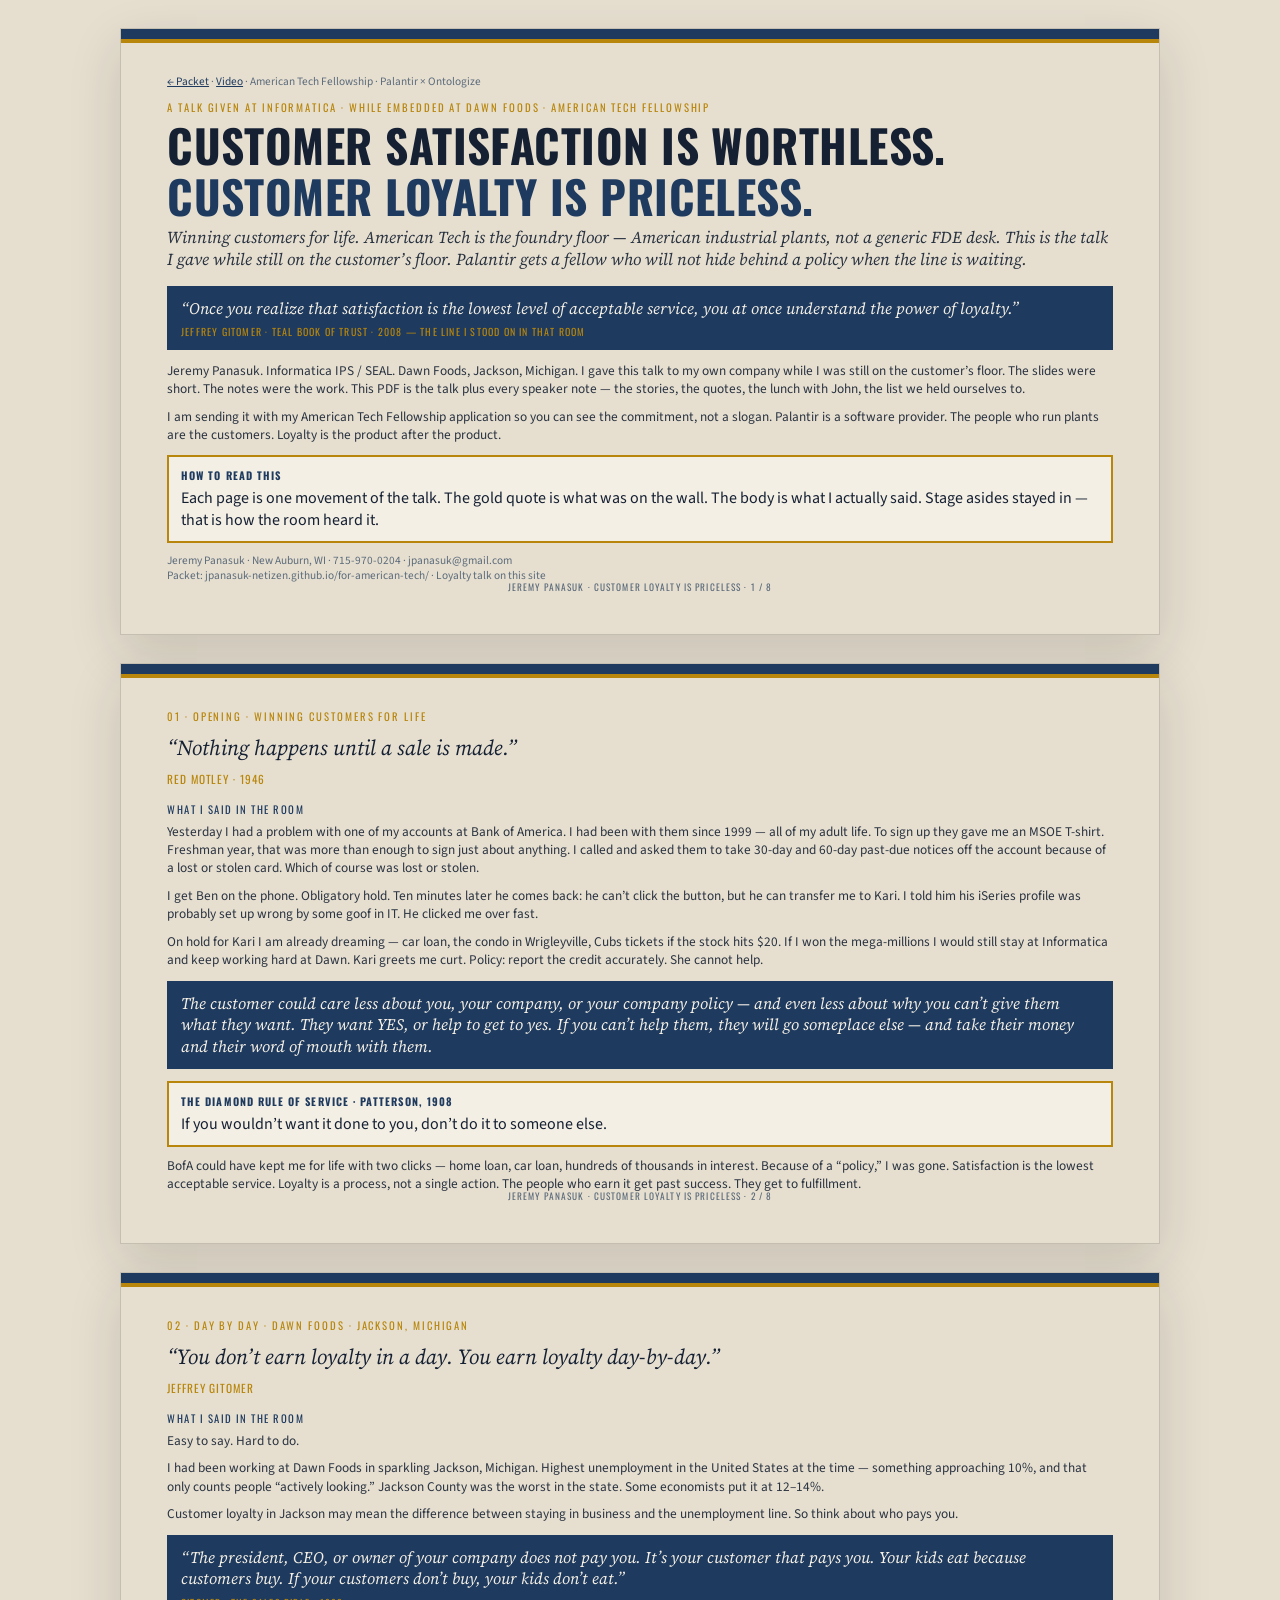
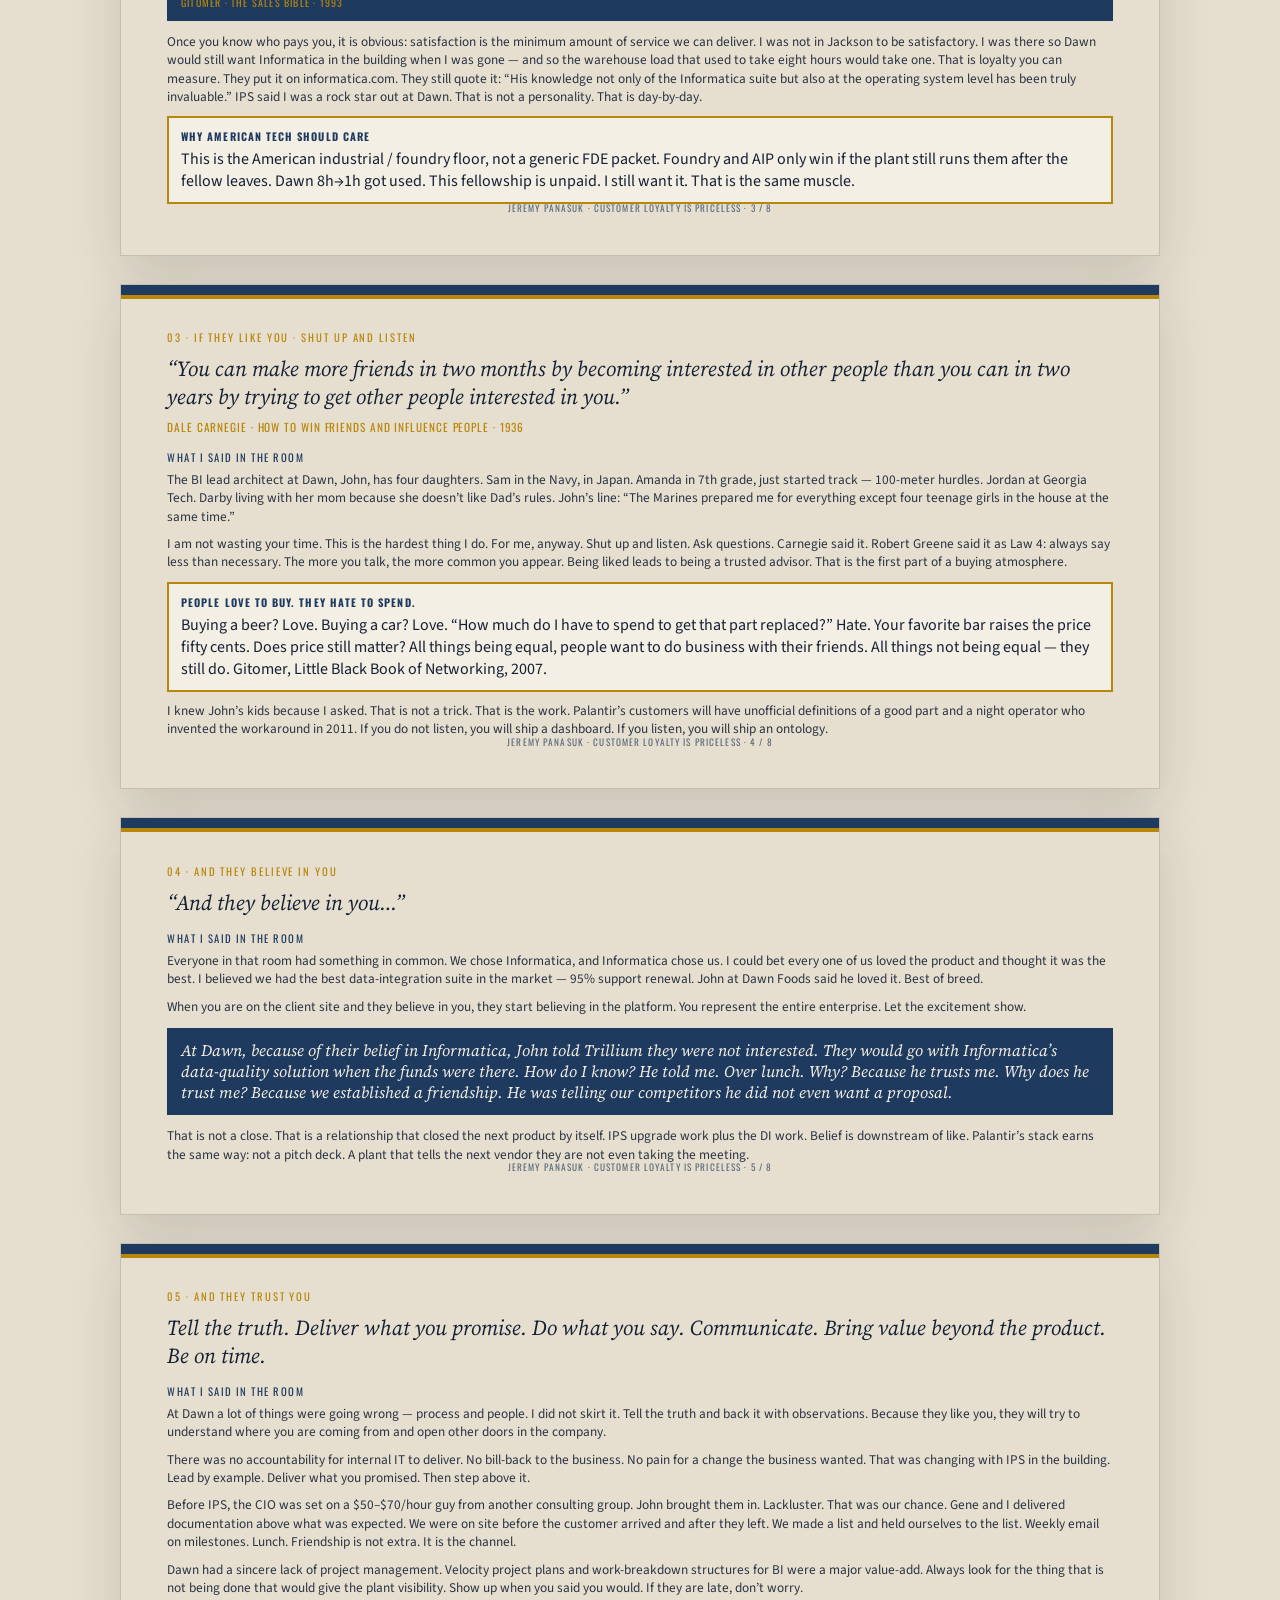
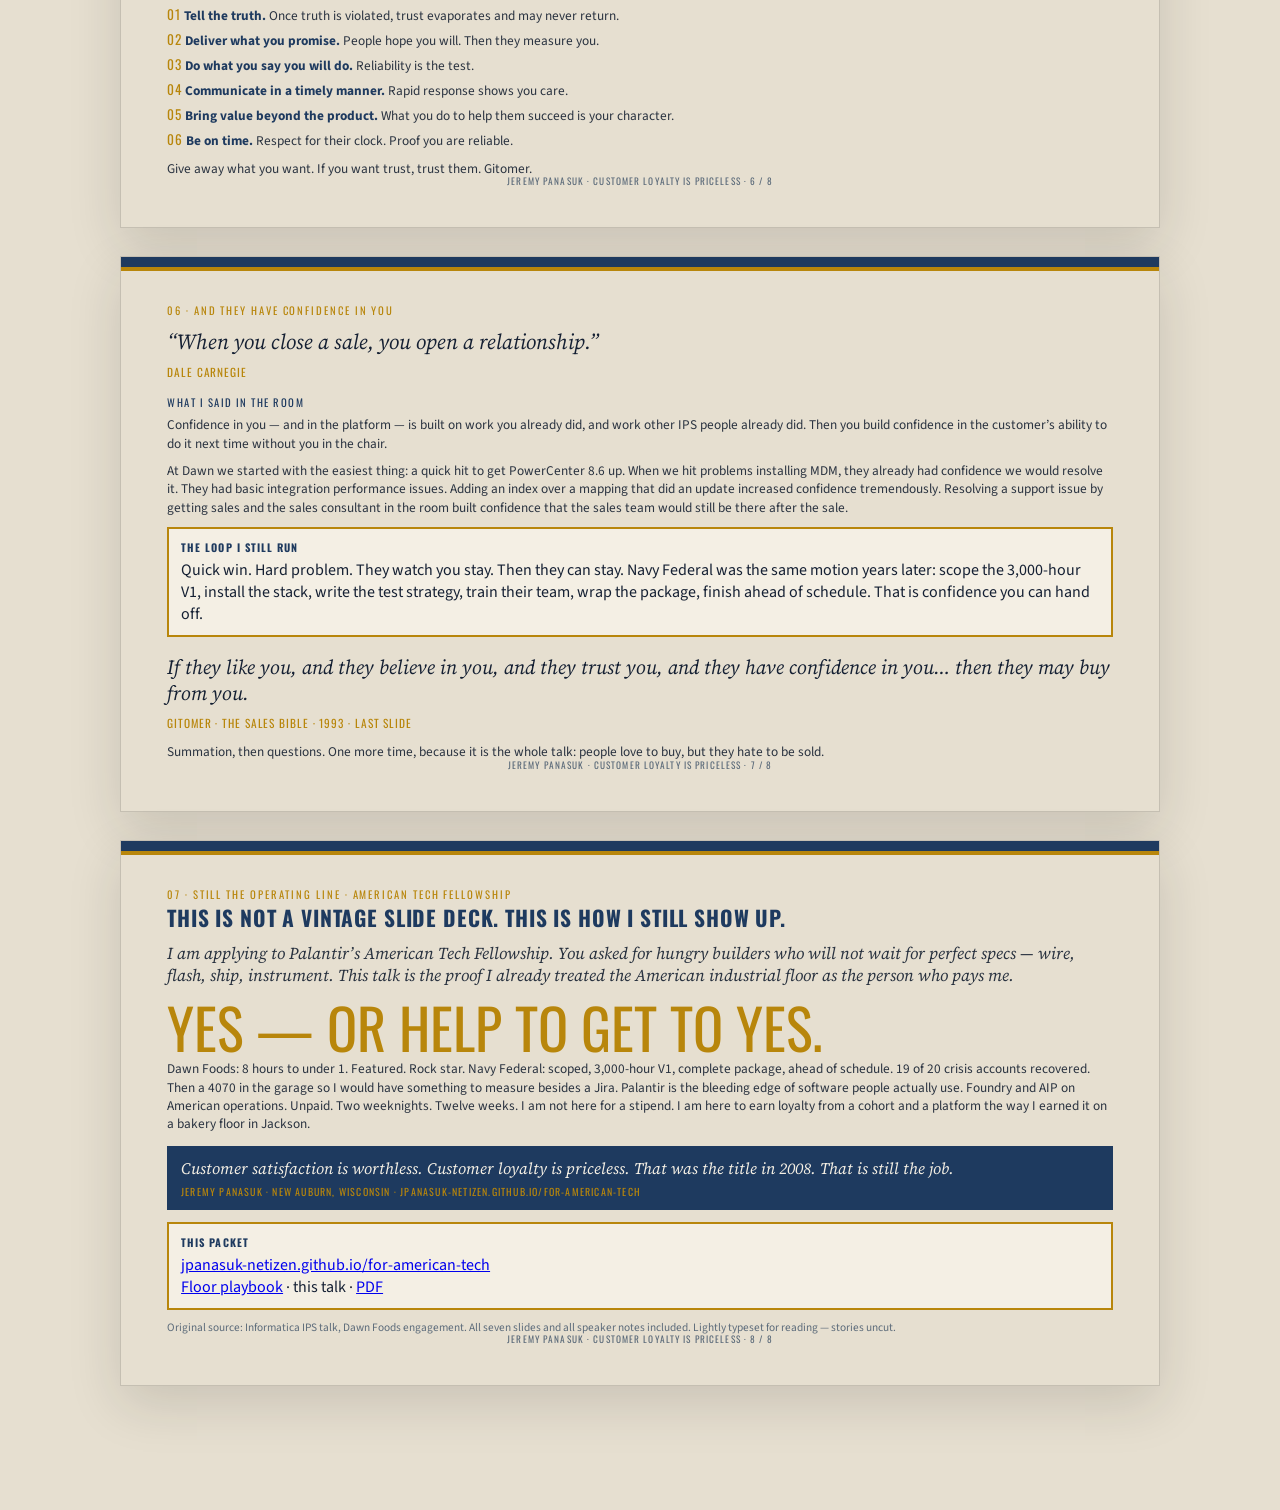
<file: loyalty.html>
<!DOCTYPE html>
<html lang="en">
<head>
  <meta charset="UTF-8" />
  <title>Jeremy Panasuk · Customer Loyalty is Priceless</title>
  <link rel="preconnect" href="https://fonts.googleapis.com" />
  <link rel="preconnect" href="https://fonts.gstatic.com" crossorigin />
  <link href="https://fonts.googleapis.com/css2?family=Oswald:wght@500;600&family=Source+Sans+3:ital,wght@0,400;0,600;1,400&family=Source+Serif+4:ital,wght@0,400;0,600;1,400;1,600&display=swap" rel="stylesheet" />
  <style>
    @page { size: letter; margin: 0; }
    * { box-sizing: border-box; margin: 0; padding: 0; font-variant-ligatures: none; font-feature-settings: "liga" 0, "clig" 0, "dlig" 0, "calt" 0; -webkit-print-color-adjust: exact; print-color-adjust: exact; }
    html, body { background: #e6dfd0; margin: 0; padding: 0; width: 100%; }
    .sheet { width: 8.5in; height: 11in; overflow: hidden; page-break-after: always; position: relative; background: #e6dfd0; color: #152033; font-family: "Source Sans 3", Arial, sans-serif; }
    @media screen {
      html, body { background: #e6dfd0; min-height: 0; }
      body { padding: 28px 16px 96px; }
      .sheet {
        width: min(1040px, 100%);
        max-width: 1040px;
        height: auto;
        min-height: 0;
        overflow: visible;
        margin: 0 auto 28px;
        border: 1px solid rgba(28,25,21,0.16);
        box-shadow: 0 18px 50px rgba(28,25,21,0.14);
      }
      .pad { padding: 32px 40px 28px; }
      .foot { position: relative; left: auto; right: auto; bottom: auto; margin-top: 8px; padding: 0 40px 22px; }
      h1, .cover-h { font-size: 28px; }
      .quote { font-size: 22px; }
      .bigyes { font-size: 36px; }
    }
    .navybar { height: 10px; background: #1e3a5f; }
    .goldbar { height: 4px; background: #b8860b; }
    .pad { padding: 0.32in 0.48in 0.42in; }
    .stamp { font-family: "Oswald", sans-serif; font-size: 8pt; letter-spacing: 0.18em; text-transform: uppercase; color: #b8860b; }
    h1 { font-family: "Oswald", sans-serif; font-size: 28pt; text-transform: uppercase; line-height: 0.95; letter-spacing: 0.01em; margin: 8px 0 8px; }
    h2 { font-family: "Oswald", sans-serif; font-size: 16pt; text-transform: uppercase; letter-spacing: 0.04em; color: #1e3a5f; margin: 0 0 8px; }
    .quote { font-family: "Source Serif 4", Georgia, serif; font-style: italic; font-size: 16pt; line-height: 1.28; color: #152033; margin: 10px 0 8px; }
    .attrib { font-size: 8.5pt; letter-spacing: 0.08em; text-transform: uppercase; color: #b8860b; font-family: "Oswald", sans-serif; margin-bottom: 12px; }
    .lede { font-family: "Source Serif 4", Georgia, serif; font-style: italic; font-size: 12.5pt; line-height: 1.35; margin: 10px 0 14px; }
    p { font-size: 10pt; line-height: 1.38; color: #2a3340; margin: 0 0 9px; }
    .pull { background: #1e3a5f; color: #f4efe4; padding: 12px 14px; margin: 12px 0; font-family: "Source Serif 4", Georgia, serif; font-style: italic; font-size: 12pt; line-height: 1.32; }
    .pull span { display: block; font-style: normal; font-family: "Oswald", sans-serif; font-size: 7.5pt; letter-spacing: 0.12em; text-transform: uppercase; color: #b8860b; margin-top: 6px; }
    .goldbox { border: 2px solid #b8860b; background: #f4efe4; padding: 10px 12px; margin: 10px 0; }
    .goldbox b { font-family: "Oswald", sans-serif; font-size: 8pt; letter-spacing: 0.1em; text-transform: uppercase; color: #1e3a5f; display: block; margin-bottom: 4px; }
    .list { margin: 8px 0 10px; }
    .list p { font-size: 10pt; line-height: 1.34; margin: 0 0 6px; }
    .list b { color: #1e3a5f; }
    .list .n { font-family: "Oswald", sans-serif; color: #b8860b; letter-spacing: 0.06em; }
    .meta { font-size: 8.5pt; color: #5c6b7a; line-height: 1.4; }
    .meta a { color: #1e3a5f; }
    .foot { position: absolute; left: 0.48in; right: 0.48in; bottom: 0.18in; font-size: 7pt; letter-spacing: 0.12em; text-transform: uppercase; color: #5c6b7a; text-align: center; font-family: "Oswald", sans-serif; }
    .cover-h { font-size: 34pt; }
    .bigyes { font-family: "Oswald", sans-serif; font-size: 42pt; color: #b8860b; line-height: 0.9; text-transform: uppercase; margin: 8px 0; }
    .room { font-size: 8pt; letter-spacing: 0.14em; text-transform: uppercase; color: #1e3a5f; font-family: "Oswald", sans-serif; margin: 14px 0 6px; }
  </style>
</head>
<body>

  <div class="sheet">
    <div class="navybar"></div><div class="goldbar"></div>
    <div class="pad">
      <p class="meta"><a href="./">← Packet</a> · <a href="./#video">Video</a> · American Tech Fellowship · Palantir × Ontologize</p>
      <div class="stamp">A talk given at Informatica · while embedded at Dawn Foods · American Tech Fellowship</div>
      <h1 class="cover-h">Customer satisfaction is worthless.</h1>
      <h1 class="cover-h" style="color:#1e3a5f;margin-top:0;">Customer loyalty is priceless.</h1>
      <p class="lede">Winning customers for life. American Tech is the foundry floor — American industrial plants, not a generic FDE desk. This is the talk I gave while still on the customer’s floor. Palantir gets a fellow who will not hide behind a policy when the line is waiting.</p>
      <div class="pull">“Once you realize that satisfaction is the lowest level of acceptable service, you at once understand the power of loyalty.”<span>Jeffrey Gitomer · Teal Book of Trust · 2008 — the line I stood on in that room</span></div>
      <p>Jeremy Panasuk. Informatica IPS / SEAL. Dawn Foods, Jackson, Michigan. I gave this talk to my own company while I was still on the customer’s floor. The slides were short. The notes were the work. This PDF is the talk plus every speaker note — the stories, the quotes, the lunch with John, the list we held ourselves to.</p>
      <p>I am sending it with my American Tech Fellowship application so you can see the commitment, not a slogan. Palantir is a software provider. The people who run plants are the customers. Loyalty is the product after the product.</p>
      <div class="goldbox">
        <b>How to read this</b>
        Each page is one movement of the talk. The gold quote is what was on the wall. The body is what I actually said. Stage asides stayed in — that is how the room heard it.
      </div>
      <p class="meta">Jeremy Panasuk · New Auburn, WI · 715-970-0204 · jpanasuk@gmail.com<br>
      Packet: jpanasuk-netizen.github.io/for-american-tech/ · Loyalty talk on this site</p>
    </div>
    <div class="foot">Jeremy Panasuk · Customer loyalty is priceless · 1 / 8</div>
  </div>

  <div class="sheet">
    <div class="navybar"></div><div class="goldbar"></div>
    <div class="pad">
      <div class="stamp">01 · Opening · Winning customers for life</div>
      <p class="quote">“Nothing happens until a sale is made.”</p>
      <div class="attrib">Red Motley · 1946</div>
      <div class="room">What I said in the room</div>
      <p>Yesterday I had a problem with one of my accounts at Bank of America. I had been with them since 1999 — all of my adult life. To sign up they gave me an MSOE T-shirt. Freshman year, that was more than enough to sign just about anything. I called and asked them to take 30-day and 60-day past-due notices off the account because of a lost or stolen card. Which of course was lost or stolen.</p>
      <p>I get Ben on the phone. Obligatory hold. Ten minutes later he comes back: he can’t click the button, but he can transfer me to Kari. I told him his iSeries profile was probably set up wrong by some goof in IT. He clicked me over fast.</p>
      <p>On hold for Kari I am already dreaming — car loan, the condo in Wrigleyville, Cubs tickets if the stock hits $20. If I won the mega-millions I would still stay at Informatica and keep working hard at Dawn. Kari greets me curt. Policy: report the credit accurately. She cannot help.</p>
      <div class="pull">The customer could care less about you, your company, or your company policy — and even less about why you can’t give them what they want. They want YES, or help to get to yes. If you can’t help them, they will go someplace else — and take their money and their word of mouth with them.</div>
      <div class="goldbox">
        <b>The Diamond Rule of Service · Patterson, 1908</b>
        If you wouldn’t want it done to you, don’t do it to someone else.
      </div>
      <p>BofA could have kept me for life with two clicks — home loan, car loan, hundreds of thousands in interest. Because of a “policy,” I was gone. Satisfaction is the lowest acceptable service. Loyalty is a process, not a single action. The people who earn it get past success. They get to fulfillment.</p>
    </div>
    <div class="foot">Jeremy Panasuk · Customer loyalty is priceless · 2 / 8</div>
  </div>

  <div class="sheet">
    <div class="navybar"></div><div class="goldbar"></div>
    <div class="pad">
      <div class="stamp">02 · Day by day · Dawn Foods · Jackson, Michigan</div>
      <p class="quote">“You don’t earn loyalty in a day. You earn loyalty day-by-day.”</p>
      <div class="attrib">Jeffrey Gitomer</div>
      <div class="room">What I said in the room</div>
      <p>Easy to say. Hard to do.</p>
      <p>I had been working at Dawn Foods in sparkling Jackson, Michigan. Highest unemployment in the United States at the time — something approaching 10%, and that only counts people “actively looking.” Jackson County was the worst in the state. Some economists put it at 12–14%.</p>
      <p>Customer loyalty in Jackson may mean the difference between staying in business and the unemployment line. So think about who pays you.</p>
      <div class="pull">“The president, CEO, or owner of your company does not pay you. It’s your customer that pays you. Your kids eat because customers buy. If your customers don’t buy, your kids don’t eat.”<span>Gitomer · The Sales Bible · 1993</span></div>
      <p>Once you know who pays you, it is obvious: satisfaction is the minimum amount of service we can deliver. I was not in Jackson to be satisfactory. I was there so Dawn would still want Informatica in the building when I was gone — and so the warehouse load that used to take eight hours would take one. That is loyalty you can measure. They put it on informatica.com. They still quote it: “His knowledge not only of the Informatica suite but also at the operating system level has been truly invaluable.” IPS said I was a rock star out at Dawn. That is not a personality. That is day-by-day.</p>
      <div class="goldbox">
        <b>Why American Tech should care</b>
        This is the American industrial / foundry floor, not a generic FDE packet. Foundry and AIP only win if the plant still runs them after the fellow leaves. Dawn 8h→1h got used. This fellowship is unpaid. I still want it. That is the same muscle.
      </div>
    </div>
    <div class="foot">Jeremy Panasuk · Customer loyalty is priceless · 3 / 8</div>
  </div>

  <div class="sheet">
    <div class="navybar"></div><div class="goldbar"></div>
    <div class="pad">
      <div class="stamp">03 · If they like you · Shut up and listen</div>
      <p class="quote">“You can make more friends in two months by becoming interested in other people than you can in two years by trying to get other people interested in you.”</p>
      <div class="attrib">Dale Carnegie · How to Win Friends and Influence People · 1936</div>
      <div class="room">What I said in the room</div>
      <p>The BI lead architect at Dawn, John, has four daughters. Sam in the Navy, in Japan. Amanda in 7th grade, just started track — 100-meter hurdles. Jordan at Georgia Tech. Darby living with her mom because she doesn’t like Dad’s rules. John’s line: “The Marines prepared me for everything except four teenage girls in the house at the same time.”</p>
      <p>I am not wasting your time. This is the hardest thing I do. For me, anyway. Shut up and listen. Ask questions. Carnegie said it. Robert Greene said it as Law 4: always say less than necessary. The more you talk, the more common you appear. Being liked leads to being a trusted advisor. That is the first part of a buying atmosphere.</p>
      <div class="goldbox">
        <b>People love to buy. They hate to spend.</b>
        Buying a beer? Love. Buying a car? Love. “How much do I have to spend to get that part replaced?” Hate. Your favorite bar raises the price fifty cents. Does price still matter? All things being equal, people want to do business with their friends. All things not being equal — they still do. Gitomer, Little Black Book of Networking, 2007.
      </div>
      <p>I knew John’s kids because I asked. That is not a trick. That is the work. Palantir’s customers will have unofficial definitions of a good part and a night operator who invented the workaround in 2011. If you do not listen, you will ship a dashboard. If you listen, you will ship an ontology.</p>
    </div>
    <div class="foot">Jeremy Panasuk · Customer loyalty is priceless · 4 / 8</div>
  </div>

  <div class="sheet">
    <div class="navybar"></div><div class="goldbar"></div>
    <div class="pad">
      <div class="stamp">04 · And they believe in you</div>
      <p class="quote">“And they believe in you…”</p>
      <div class="room">What I said in the room</div>
      <p>Everyone in that room had something in common. We chose Informatica, and Informatica chose us. I could bet every one of us loved the product and thought it was the best. I believed we had the best data-integration suite in the market — 95% support renewal. John at Dawn Foods said he loved it. Best of breed.</p>
      <p>When you are on the client site and they believe in you, they start believing in the platform. You represent the entire enterprise. Let the excitement show.</p>
      <div class="pull">At Dawn, because of their belief in Informatica, John told Trillium they were not interested. They would go with Informatica’s data-quality solution when the funds were there. How do I know? He told me. Over lunch. Why? Because he trusts me. Why does he trust me? Because we established a friendship. He was telling our competitors he did not even want a proposal.</div>
      <p>That is not a close. That is a relationship that closed the next product by itself. IPS upgrade work plus the DI work. Belief is downstream of like. Palantir’s stack earns the same way: not a pitch deck. A plant that tells the next vendor they are not even taking the meeting.</p>
    </div>
    <div class="foot">Jeremy Panasuk · Customer loyalty is priceless · 5 / 8</div>
  </div>

  <div class="sheet">
    <div class="navybar"></div><div class="goldbar"></div>
    <div class="pad">
      <div class="stamp">05 · And they trust you</div>
      <p class="quote">Tell the truth. Deliver what you promise. Do what you say. Communicate. Bring value beyond the product. Be on time.</p>
      <div class="room">What I said in the room</div>
      <p>At Dawn a lot of things were going wrong — process and people. I did not skirt it. Tell the truth and back it with observations. Because they like you, they will try to understand where you are coming from and open other doors in the company.</p>
      <p>There was no accountability for internal IT to deliver. No bill-back to the business. No pain for a change the business wanted. That was changing with IPS in the building. Lead by example. Deliver what you promised. Then step above it.</p>
      <p>Before IPS, the CIO was set on a $50–$70/hour guy from another consulting group. John brought them in. Lackluster. That was our chance. Gene and I delivered documentation above what was expected. We were on site before the customer arrived and after they left. We made a list and held ourselves to the list. Weekly email on milestones. Lunch. Friendship is not extra. It is the channel.</p>
      <p>Dawn had a sincere lack of project management. Velocity project plans and work-breakdown structures for BI were a major value-add. Always look for the thing that is not being done that would give the plant visibility. Show up when you said you would. If they are late, don’t worry.</p>
      <div class="list">
        <p><span class="n">01</span> <b>Tell the truth.</b> Once truth is violated, trust evaporates and may never return.</p>
        <p><span class="n">02</span> <b>Deliver what you promise.</b> People hope you will. Then they measure you.</p>
        <p><span class="n">03</span> <b>Do what you say you will do.</b> Reliability is the test.</p>
        <p><span class="n">04</span> <b>Communicate in a timely manner.</b> Rapid response shows you care.</p>
        <p><span class="n">05</span> <b>Bring value beyond the product.</b> What you do to help them succeed is your character.</p>
        <p><span class="n">06</span> <b>Be on time.</b> Respect for their clock. Proof you are reliable.</p>
      </div>
      <p>Give away what you want. If you want trust, trust them. Gitomer.</p>
    </div>
    <div class="foot">Jeremy Panasuk · Customer loyalty is priceless · 6 / 8</div>
  </div>

  <div class="sheet">
    <div class="navybar"></div><div class="goldbar"></div>
    <div class="pad">
      <div class="stamp">06 · And they have confidence in you</div>
      <p class="quote">“When you close a sale, you open a relationship.”</p>
      <div class="attrib">Dale Carnegie</div>
      <div class="room">What I said in the room</div>
      <p>Confidence in you — and in the platform — is built on work you already did, and work other IPS people already did. Then you build confidence in the customer’s ability to do it next time without you in the chair.</p>
      <p>At Dawn we started with the easiest thing: a quick hit to get PowerCenter 8.6 up. When we hit problems installing MDM, they already had confidence we would resolve it. They had basic integration performance issues. Adding an index over a mapping that did an update increased confidence tremendously. Resolving a support issue by getting sales and the sales consultant in the room built confidence that the sales team would still be there after the sale.</p>
      <div class="goldbox">
        <b>The loop I still run</b>
        Quick win. Hard problem. They watch you stay. Then they can stay. Navy Federal was the same motion years later: scope the 3,000-hour V1, install the stack, write the test strategy, train their team, wrap the package, finish ahead of schedule. That is confidence you can hand off.
      </div>
      <p class="quote" style="font-size:15pt;margin-top:18px;">If they like you, and they believe in you, and they trust you, and they have confidence in you… then they <em>may</em> buy from you.</p>
      <div class="attrib">Gitomer · The Sales Bible · 1993 · last slide</div>
      <p>Summation, then questions. One more time, because it is the whole talk: people love to buy, but they hate to be sold.</p>
    </div>
    <div class="foot">Jeremy Panasuk · Customer loyalty is priceless · 7 / 8</div>
  </div>

  <div class="sheet">
    <div class="navybar"></div><div class="goldbar"></div>
    <div class="pad">
      <div class="stamp">07 · Still the operating line · American Tech Fellowship</div>
      <h2>This is not a vintage slide deck. This is how I still show up.</h2>
      <p class="lede">I am applying to Palantir’s American Tech Fellowship. You asked for hungry builders who will not wait for perfect specs — wire, flash, ship, instrument. This talk is the proof I already treated the American industrial floor as the person who pays me.</p>
      <div class="bigyes">Yes — or help to get to yes.</div>
      <p>Dawn Foods: 8 hours to under 1. Featured. Rock star. Navy Federal: scoped, 3,000-hour V1, complete package, ahead of schedule. 19 of 20 crisis accounts recovered. Then a 4070 in the garage so I would have something to measure besides a Jira. Palantir is the bleeding edge of software people actually use. Foundry and AIP on American operations. Unpaid. Two weeknights. Twelve weeks. I am not here for a stipend. I am here to earn loyalty from a cohort and a platform the way I earned it on a bakery floor in Jackson.</p>
      <div class="pull">Customer satisfaction is worthless. Customer loyalty is priceless. That was the title in 2008. That is still the job.<span>Jeremy Panasuk · New Auburn, Wisconsin · jpanasuk-netizen.github.io/for-american-tech</span></div>
      <div class="goldbox">
        <b>This packet</b>
        <a href="./">jpanasuk-netizen.github.io/for-american-tech</a><br>
        <a href="playbook.html">Floor playbook</a> · this talk · <a href="JAP_CUSTOMER_LOYALTY.pdf">PDF</a>
      </div>
      <p class="meta">Original source: Informatica IPS talk, Dawn Foods engagement. All seven slides and all speaker notes included. Lightly typeset for reading — stories uncut.</p>
    </div>
    <div class="foot">Jeremy Panasuk · Customer loyalty is priceless · 8 / 8</div>
  </div>

</body>
</html>
</file>
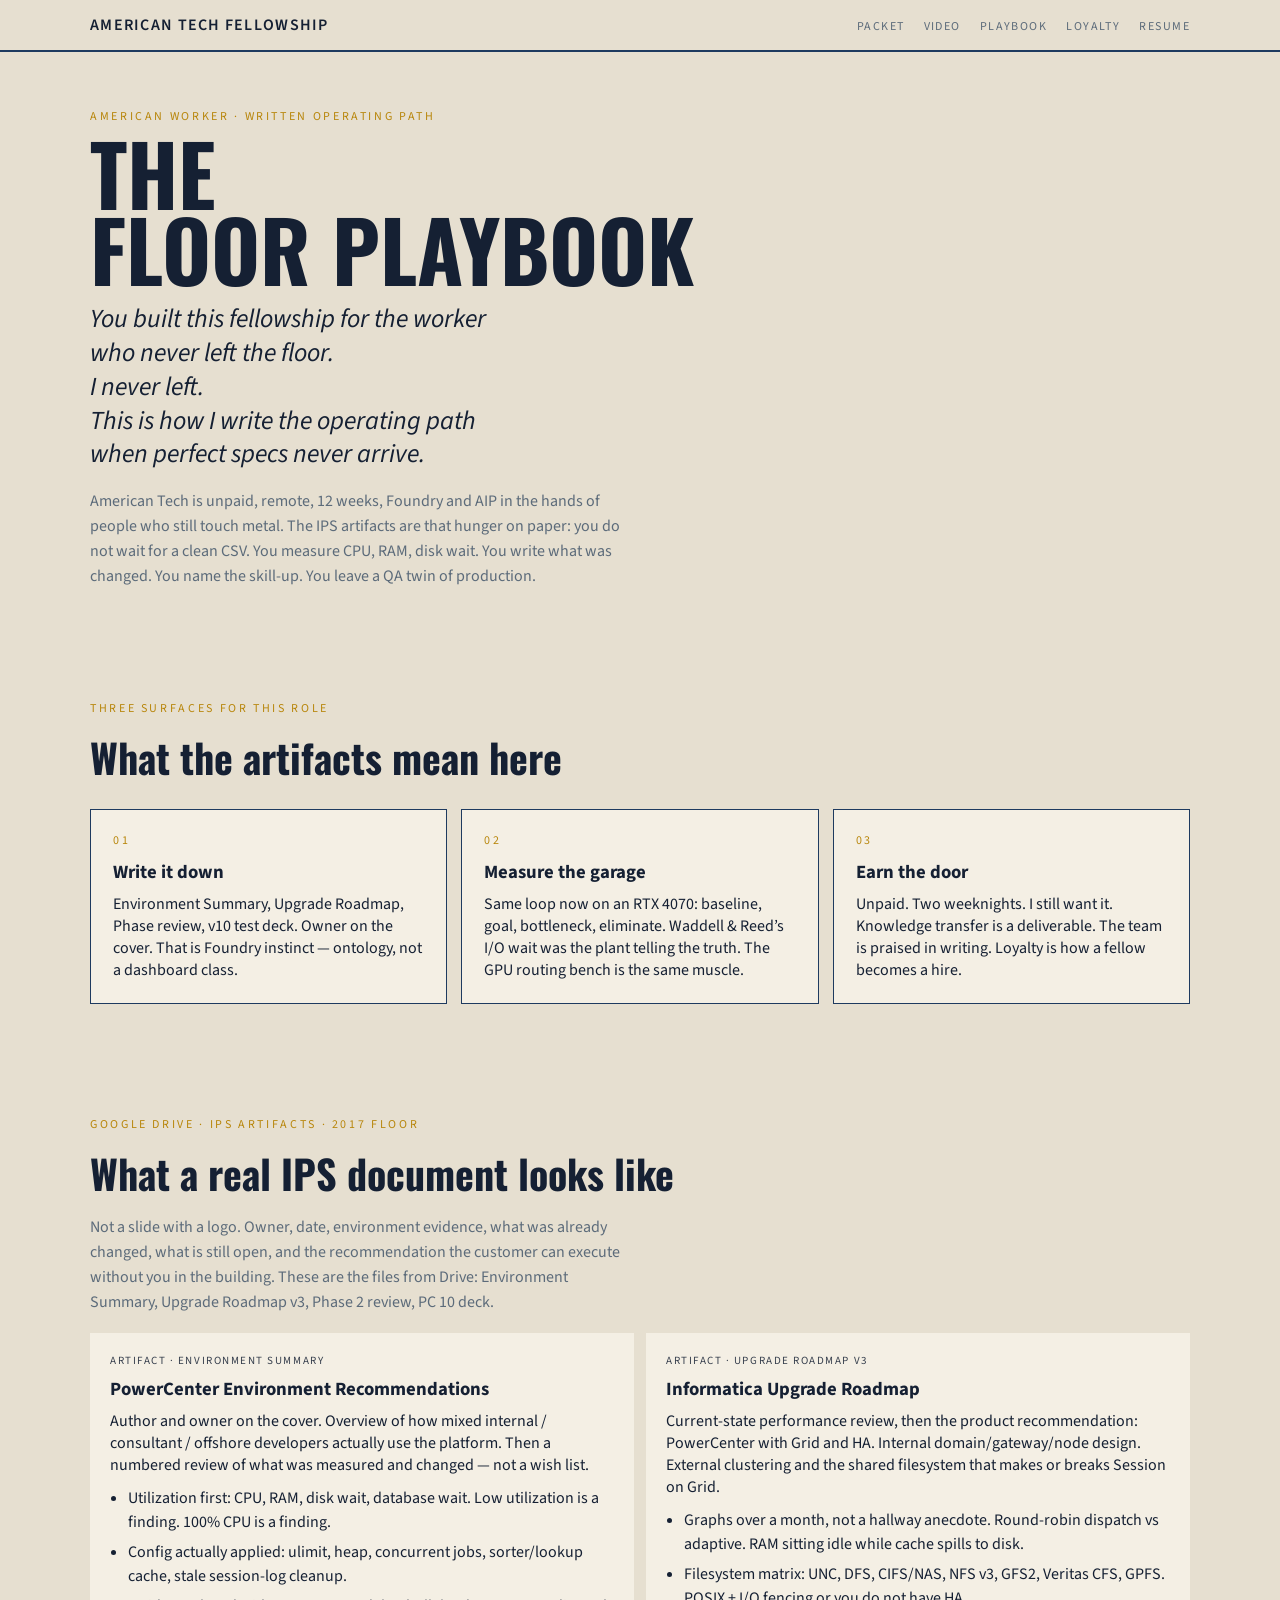
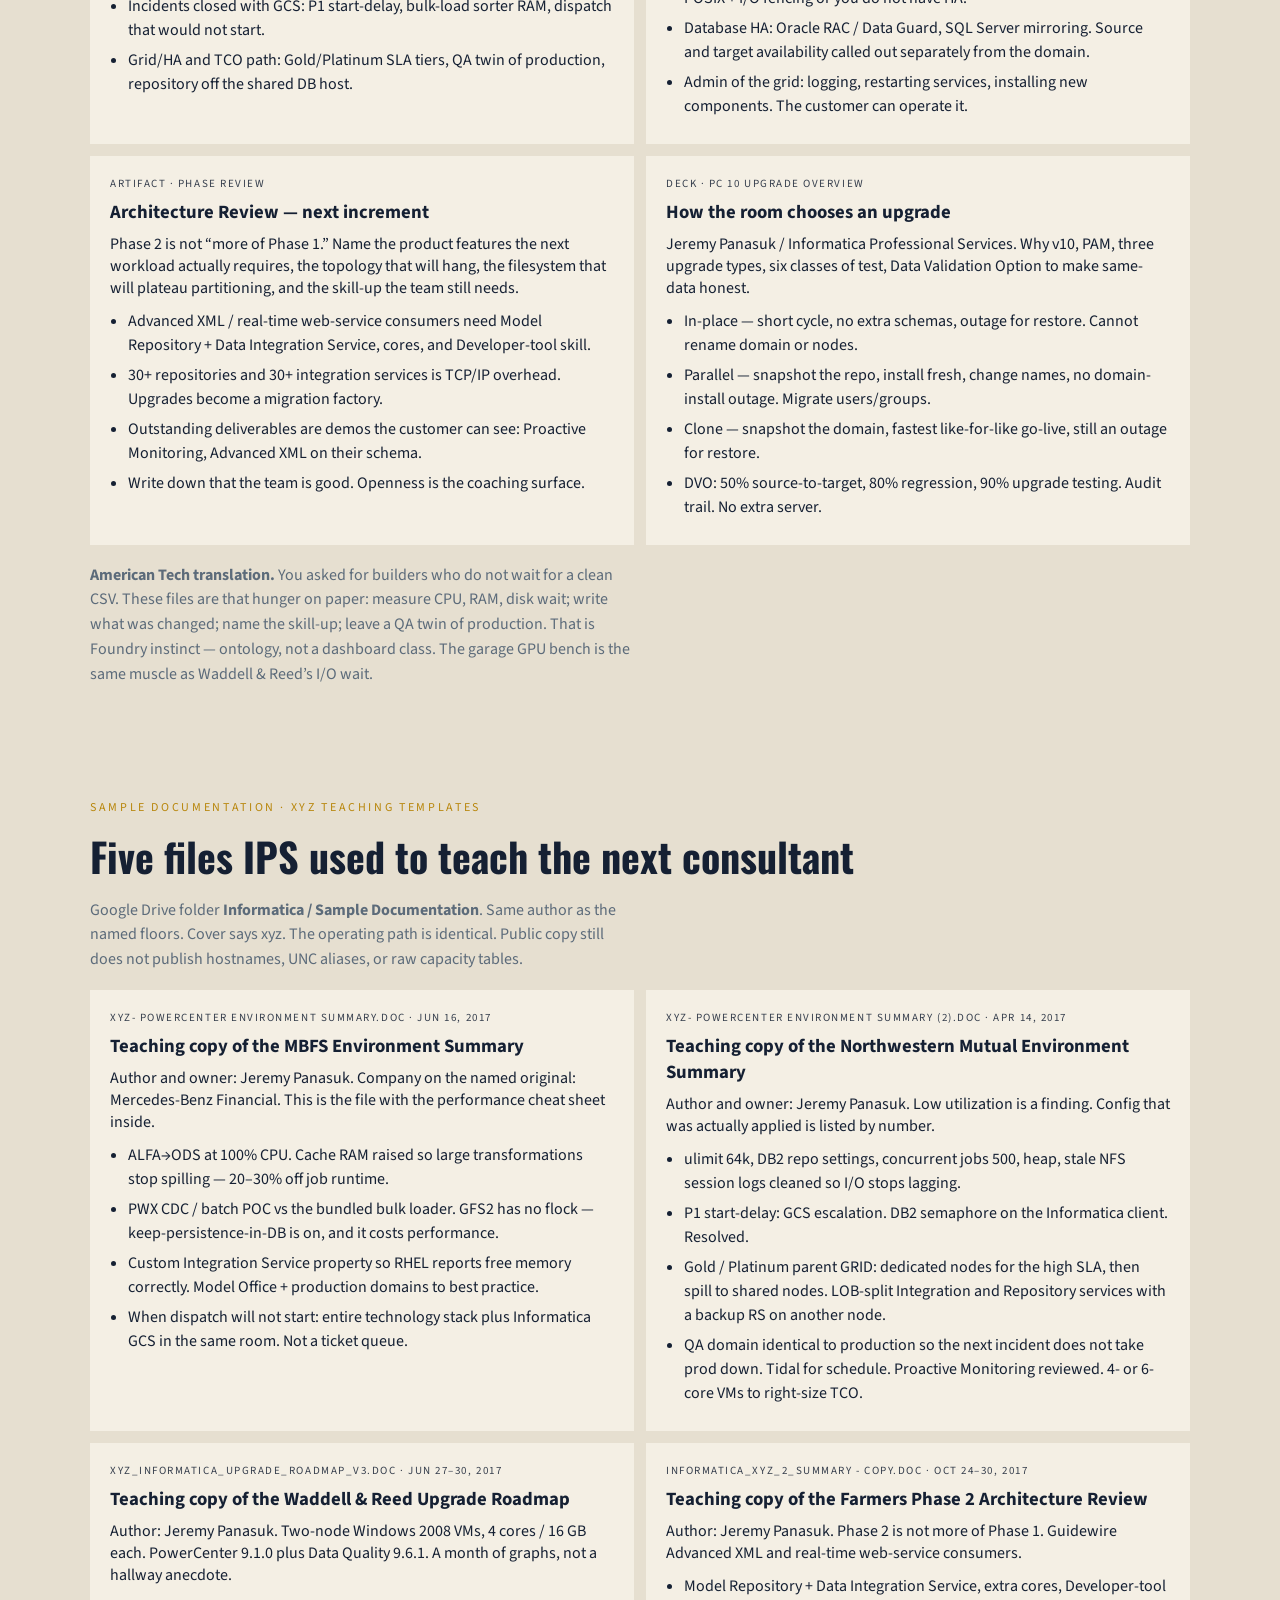
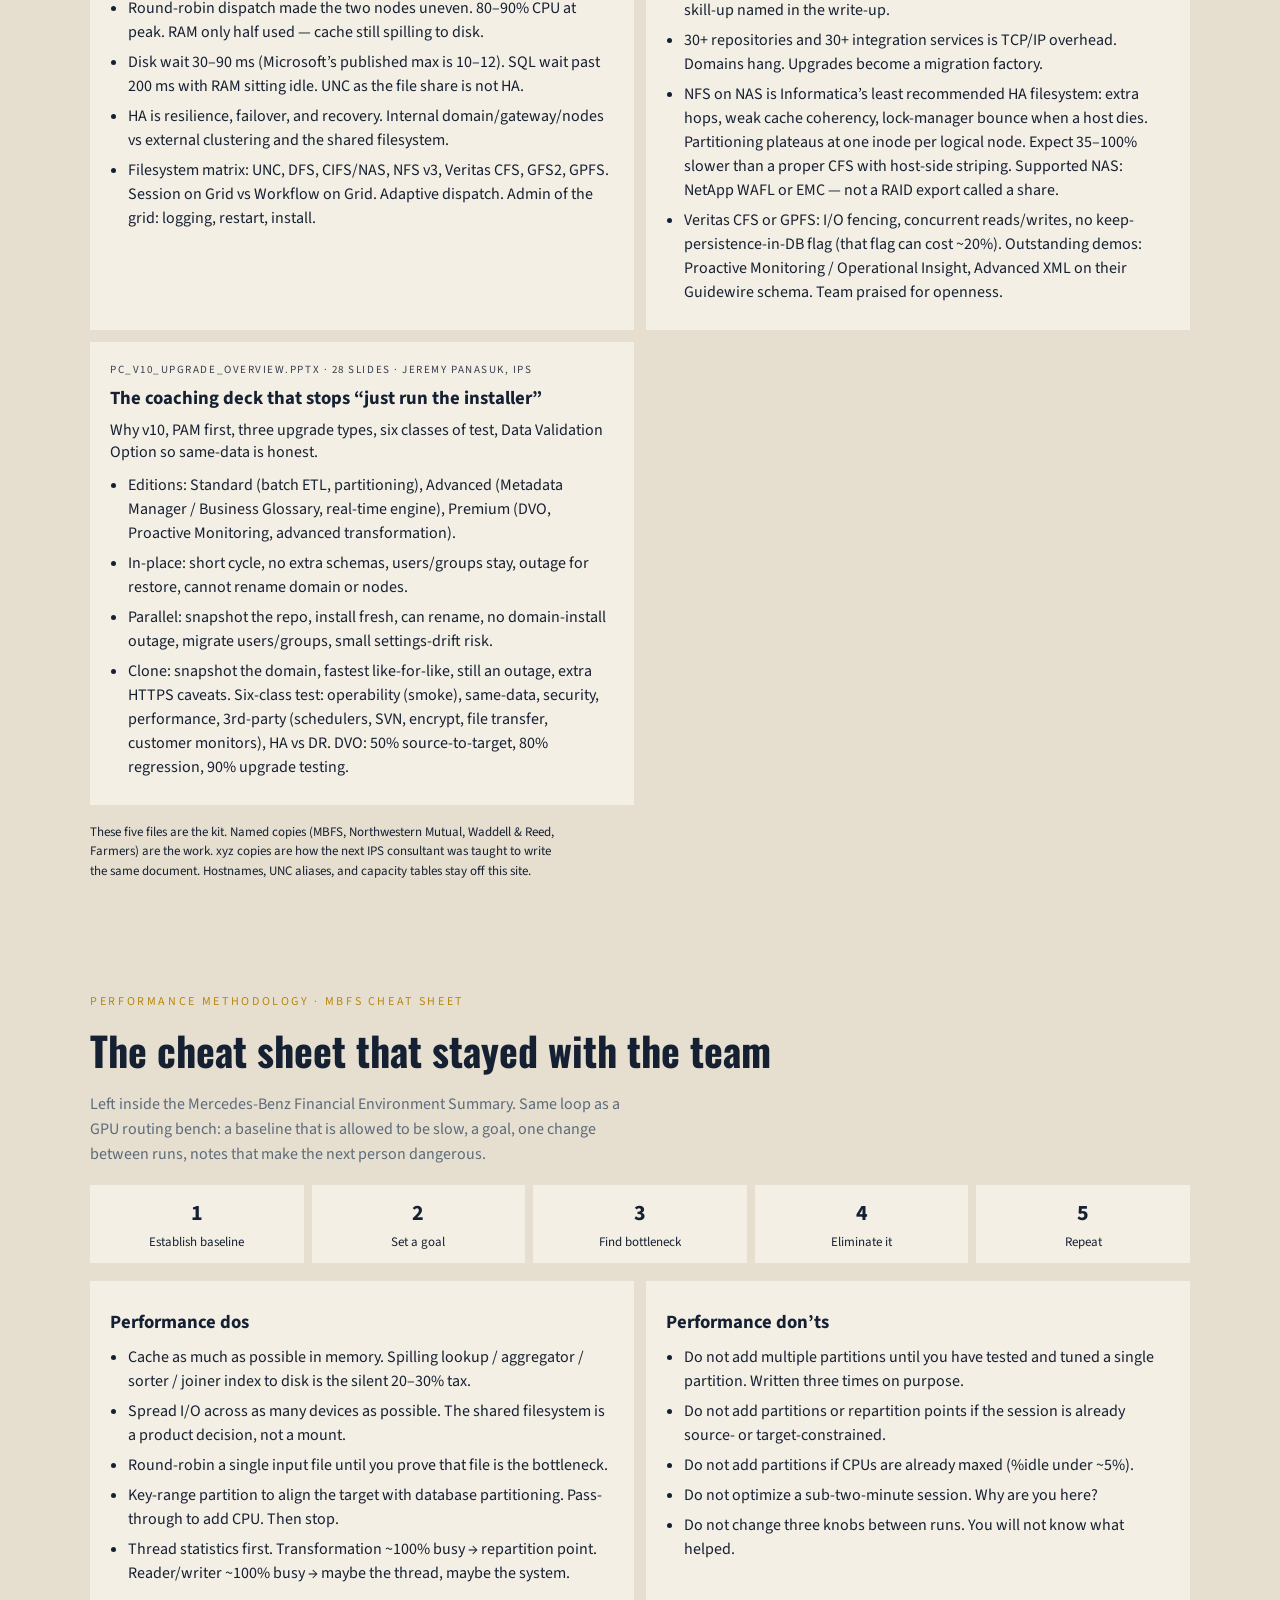
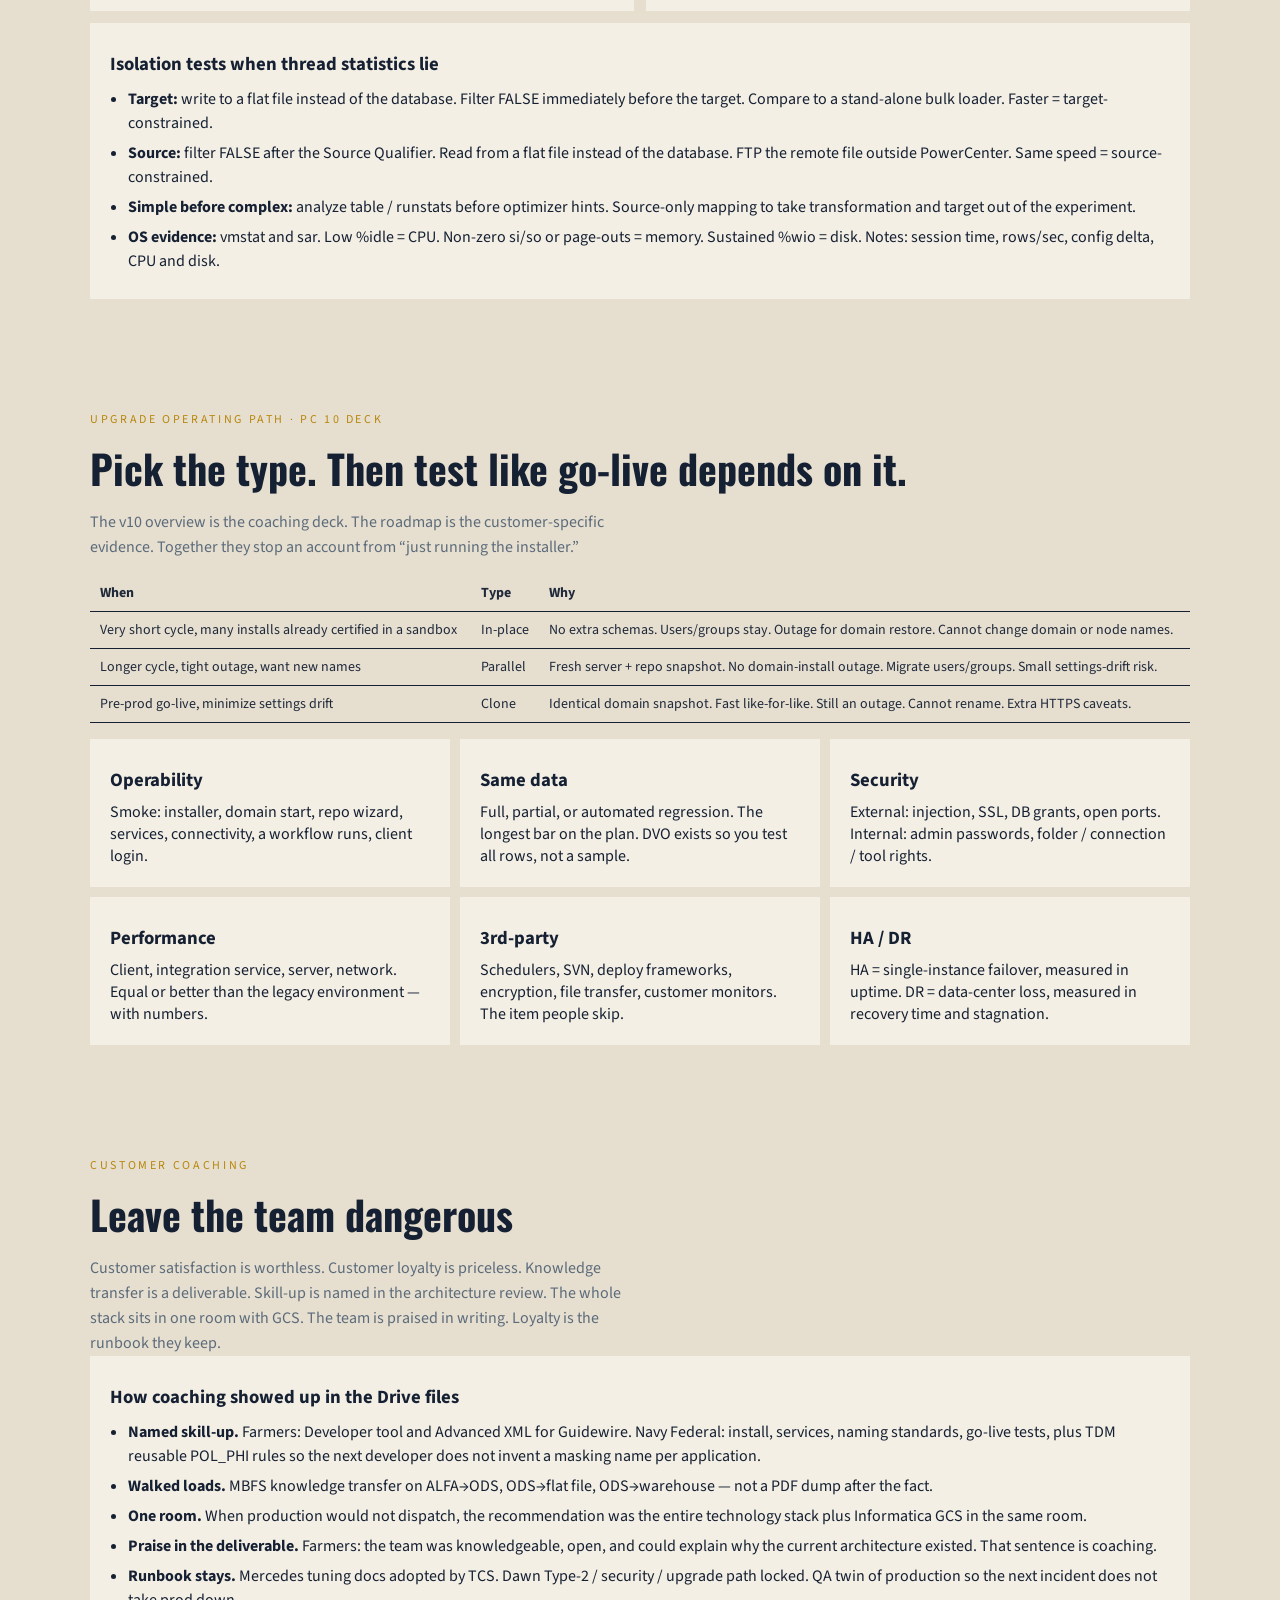
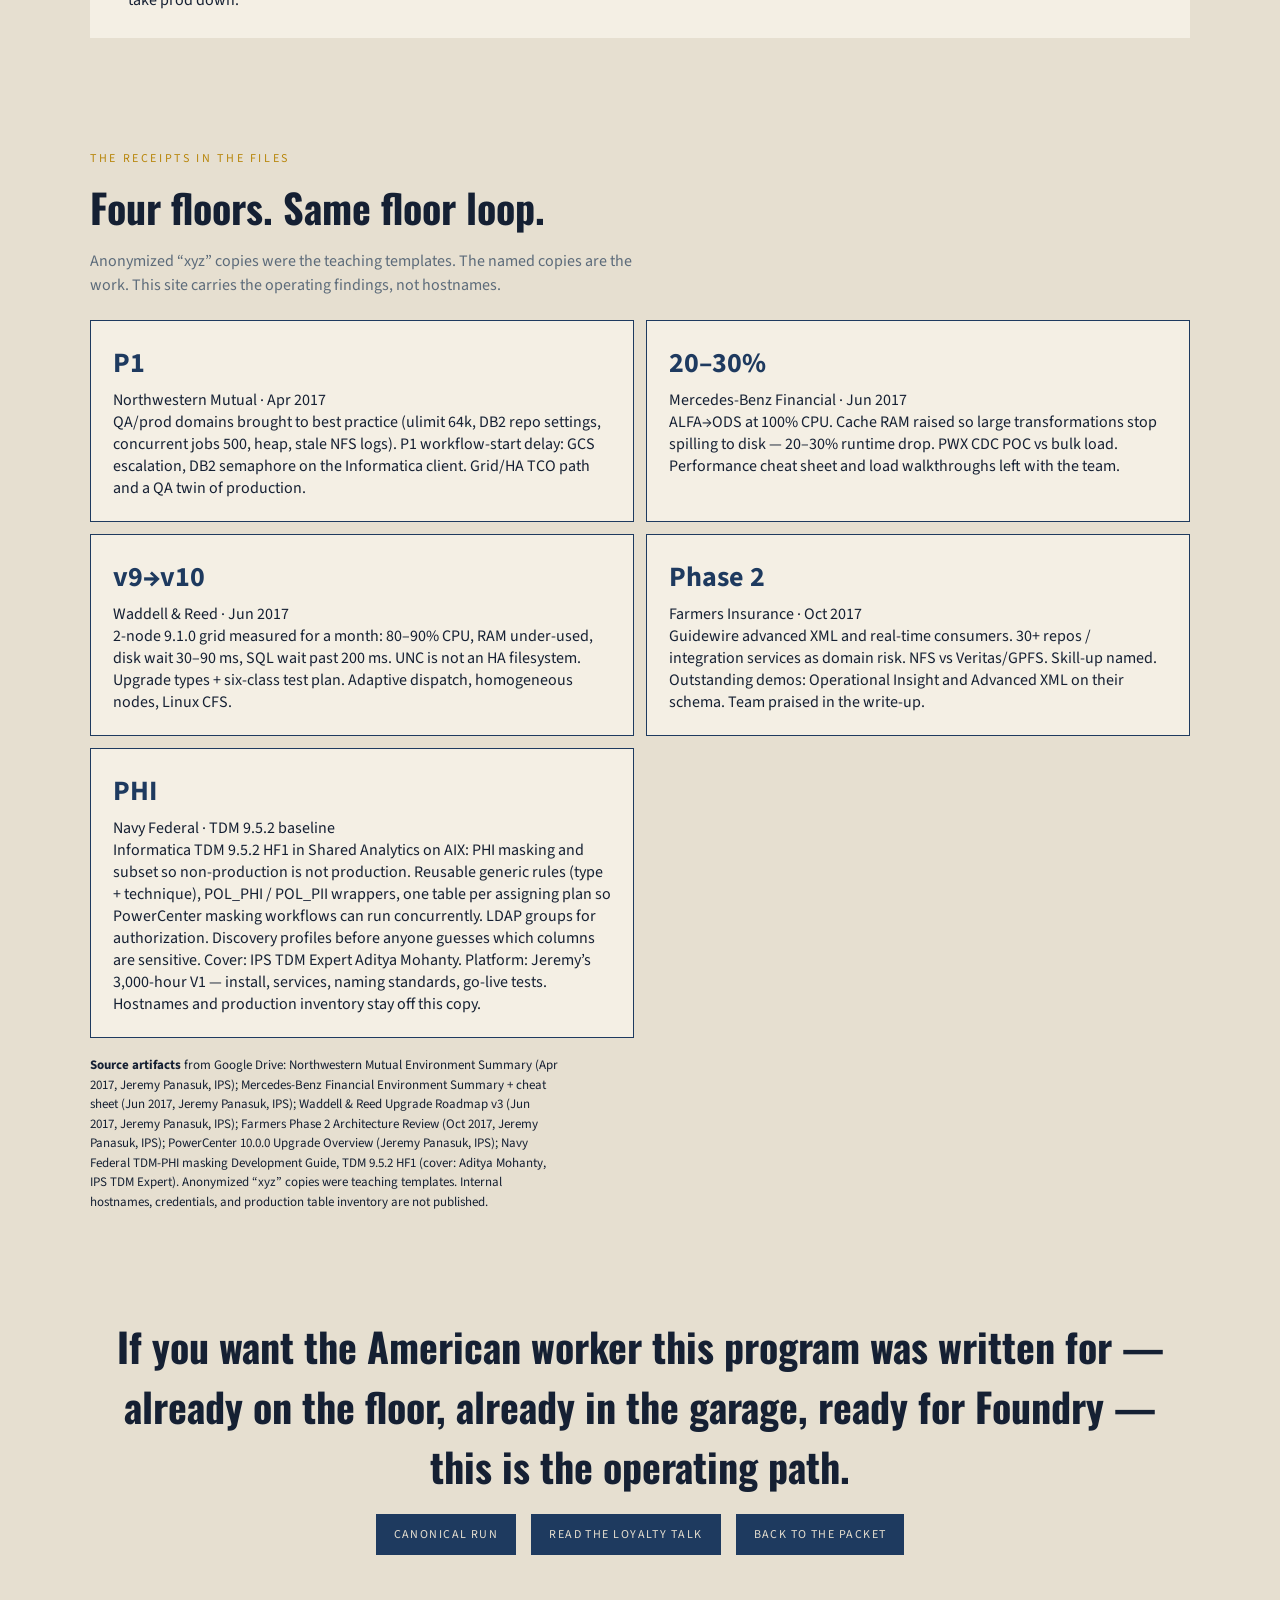
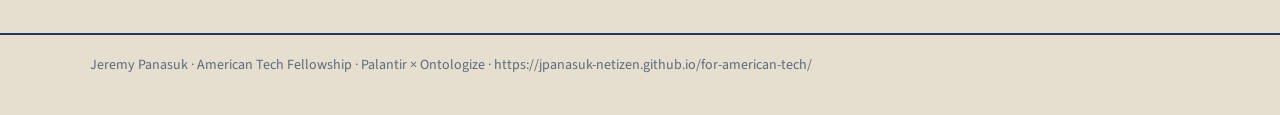
<file: playbook.html>
<!DOCTYPE html>
<html lang="en">
<head>
  <meta charset="UTF-8" />
  <meta name="viewport" content="width=device-width, initial-scale=1" />
  <title>Jeremy Panasuk · Playbook · American Tech Fellowship</title>
  <meta name="description" content="Role-custom IPS playbook for American Tech Fellowship · Palantir × Ontologize: documentation standards, performance, customer coaching." />
  <link rel="preconnect" href="https://fonts.googleapis.com" />
  <link rel="preconnect" href="https://fonts.gstatic.com" crossorigin />
  <link href="https://fonts.googleapis.com/css2?family=Oswald:wght@500;600&family=Source+Serif+4:ital,wght@0,400;1,400;1,600&family=Source+Sans+3:wght@400;600&display=swap" rel="stylesheet" />
  <style>
    :root {
      --bg: #e6dfd0; --ink: #152033; --accent: #1e3a5f;
      --gold: #b8860b; --muted: #5c6b7a; --paper: #f4efe4;
    }
    * { box-sizing: border-box; margin: 0; padding: 0; }
    html, body { background: var(--bg); color: var(--ink); font-family: "Source Sans 3", sans-serif; }
    a { color: var(--accent); }
    .wrap { width: min(1100px, calc(100% - 40px)); margin: 0 auto; }
    header.nav { position: sticky; top: 0; z-index: 20; background: var(--bg); border-bottom: 2px solid var(--accent); padding: 14px 0; }
    header.nav .wrap { display: flex; justify-content: space-between; align-items: center; gap: 12px; flex-wrap: wrap; }
    .brand { color: var(--ink); text-decoration: none; font-weight: 600; letter-spacing: 0.08em; text-transform: uppercase; }
    nav a { margin-left: 16px; text-transform: uppercase; letter-spacing: 0.12em; font-size: 12px; text-decoration: none; color: var(--muted); }
    .kicker { letter-spacing: 0.22em; text-transform: uppercase; font-size: 12px; color: var(--gold); margin-bottom: 10px; }
    h1 { font-family: "Oswald", sans-serif; font-size: clamp(42px, 7vw, 84px); line-height: 0.9; margin: 8px 0 16px; }
    h2 { font-family: "Oswald", sans-serif; font-size: clamp(26px, 4vw, 40px); margin: 0 0 12px; }
    h3 { margin: 8px 0 8px; }
    .tag { font-style: italic; font-size: clamp(18px, 2.2vw, 26px); line-height: 1.3; max-width: 36ch; }
    section { padding: 56px 0; }
    .lead { max-width: 68ch; line-height: 1.55; color: var(--muted); }
    .pillars { display: grid; grid-template-columns: repeat(3, 1fr); gap: 14px; margin-top: 22px; }
    .pillar, .ticket { background: var(--paper); border: 1px solid var(--accent); padding: 22px; }
    .tickets { display: grid; grid-template-columns: repeat(2, 1fr); gap: 12px; margin-top: 22px; }
    .ticket b { display: block; font-size: 28px; color: var(--accent); margin-bottom: 6px; }
    .cta { text-align: center; padding: 48px 0 72px; }
    .btn { display: inline-block; background: var(--accent); color: var(--bg); text-decoration: none; padding: 12px 18px; text-transform: uppercase; letter-spacing: 0.12em; font-size: 12px; margin: 6px; }
    footer { border-top: 2px solid var(--accent); padding: 20px 0 40px; color: var(--muted); font-size: 14px; }

    .artifact, .iso, .do, .dont, .test-card { background: var(--paper); padding: 20px; }
    .artifacts { display: grid; grid-template-columns: 1fr 1fr; gap: 12px; margin-top: 18px; }
    .artifact .meta { font-size: 11px; letter-spacing: 0.14em; text-transform: uppercase; margin-bottom: 6px; opacity: 0.85; }
    .artifact ul, .do ul, .dont ul, .iso ul { margin: 10px 0 0 18px; line-height: 1.5; }
    .artifact li, .do li, .dont li, .iso li { margin: 6px 0; }
    .loop { display: grid; grid-template-columns: repeat(5, 1fr); gap: 8px; margin: 18px 0; }
    .loop-step { background: var(--paper); padding: 12px 8px; text-align: center; font-size: 13px; }
    .loop-step b { display: block; font-size: 22px; margin-bottom: 4px; }
    .two-col { display: grid; grid-template-columns: 1fr 1fr; gap: 12px; }
    .upgrade-table { width: 100%; border-collapse: collapse; margin: 16px 0; font-size: 14px; }
    .upgrade-table th, .upgrade-table td { padding: 8px 10px; text-align: left; vertical-align: top; border-bottom: 1px solid currentColor; opacity: 0.95; }
    .test-grid { display: grid; grid-template-columns: 1fr 1fr 1fr; gap: 10px; margin-top: 16px; }
    .note { font-size: 13px; margin-top: 18px; max-width: 78ch; line-height: 1.5; }
    @media (max-width: 800px) { .pillars, .tickets, .artifacts, .two-col, .loop, .test-grid { grid-template-columns: 1fr; } }
  </style>
</head>
<body>
  <header class="nav"><div class="wrap">
    <a class="brand" href="./">American Tech Fellowship</a>
    <nav>
      <a href="./">Packet</a>
      <a href="./#video">Video</a>
      <a href="playbook.html">Playbook</a>
      <a href="loyalty.html">Loyalty</a>
      <a href="resume.html">Resume</a>
    </nav>
  </div></header>
  <section><div class="wrap">
    <p class="kicker">American worker · written operating path</p>
    <h1>THE<br>FLOOR PLAYBOOK</h1>
    <p class="tag">You built this fellowship for the worker who never left the floor.<br>I never left.<br><em>This is how I write the operating path when perfect specs never arrive.</em></p>
    <p class="lead" style="margin-top:18px">American Tech is unpaid, remote, 12 weeks, Foundry and AIP in the hands of people who still touch metal. The IPS artifacts are that hunger on paper: you do not wait for a clean CSV. You measure CPU, RAM, disk wait. You write what was changed. You name the skill-up. You leave a QA twin of production.</p>
  </div></section>
  <section><div class="wrap">
    <p class="kicker">Three surfaces for this role</p>
    <h2>What the artifacts mean here</h2>
    <div class="pillars">
      <article class="pillar"><p class="kicker">01</p><h3>Write it down</h3><p>Environment Summary, Upgrade Roadmap, Phase review, v10 test deck. Owner on the cover. That is Foundry instinct — ontology, not a dashboard class.</p></article>
      <article class="pillar"><p class="kicker">02</p><h3>Measure the garage</h3><p>Same loop now on an RTX 4070: baseline, goal, bottleneck, eliminate. Waddell & Reed’s I/O wait was the plant telling the truth. The GPU routing bench is the same muscle.</p></article>
      <article class="pillar"><p class="kicker">03</p><h3>Earn the door</h3><p>Unpaid. Two weeknights. I still want it. Knowledge transfer is a deliverable. The team is praised in writing. Loyalty is how a fellow becomes a hire.</p></article>
    </div>
  </div></section>
  <section id="artifacts"><div class="wrap">
    <p class="kicker">Google Drive · IPS artifacts · 2017 floor</p>
    <h2>What a real IPS document looks like</h2>
    <p class="lead">Not a slide with a logo. Owner, date, environment evidence, what was already changed, what is still open, and the recommendation the customer can execute without you in the building. These are the files from Drive: Environment Summary, Upgrade Roadmap v3, Phase 2 review, PC 10 deck.</p>
    <div class="artifacts">
      <article class="artifact">
        <div class="meta">Artifact · Environment Summary</div>
        <h3>PowerCenter Environment Recommendations</h3>
        <p>Author and owner on the cover. Overview of how mixed internal / consultant / offshore developers actually use the platform. Then a numbered review of what was measured and changed — not a wish list.</p>
        <ul>
          <li>Utilization first: CPU, RAM, disk wait, database wait. Low utilization is a finding. 100% CPU is a finding.</li>
          <li>Config actually applied: ulimit, heap, concurrent jobs, sorter/lookup cache, stale session-log cleanup.</li>
          <li>Incidents closed with GCS: P1 start-delay, bulk-load sorter RAM, dispatch that would not start.</li>
          <li>Grid/HA and TCO path: Gold/Platinum SLA tiers, QA twin of production, repository off the shared DB host.</li>
        </ul>
      </article>
      <article class="artifact">
        <div class="meta">Artifact · Upgrade Roadmap v3</div>
        <h3>Informatica Upgrade Roadmap</h3>
        <p>Current-state performance review, then the product recommendation: PowerCenter with Grid and HA. Internal domain/gateway/node design. External clustering and the shared filesystem that makes or breaks Session on Grid.</p>
        <ul>
          <li>Graphs over a month, not a hallway anecdote. Round-robin dispatch vs adaptive. RAM sitting idle while cache spills to disk.</li>
          <li>Filesystem matrix: UNC, DFS, CIFS/NAS, NFS v3, GFS2, Veritas CFS, GPFS. POSIX + I/O fencing or you do not have HA.</li>
          <li>Database HA: Oracle RAC / Data Guard, SQL Server mirroring. Source and target availability called out separately from the domain.</li>
          <li>Admin of the grid: logging, restarting services, installing new components. The customer can operate it.</li>
        </ul>
      </article>
      <article class="artifact">
        <div class="meta">Artifact · Phase review</div>
        <h3>Architecture Review — next increment</h3>
        <p>Phase 2 is not “more of Phase 1.” Name the product features the next workload actually requires, the topology that will hang, the filesystem that will plateau partitioning, and the skill-up the team still needs.</p>
        <ul>
          <li>Advanced XML / real-time web-service consumers need Model Repository + Data Integration Service, cores, and Developer-tool skill.</li>
          <li>30+ repositories and 30+ integration services is TCP/IP overhead. Upgrades become a migration factory.</li>
          <li>Outstanding deliverables are demos the customer can see: Proactive Monitoring, Advanced XML on their schema.</li>
          <li>Write down that the team is good. Openness is the coaching surface.</li>
        </ul>
      </article>
      <article class="artifact">
        <div class="meta">Deck · PC 10 Upgrade Overview</div>
        <h3>How the room chooses an upgrade</h3>
        <p>Jeremy Panasuk / Informatica Professional Services. Why v10, PAM, three upgrade types, six classes of test, Data Validation Option to make same-data honest.</p>
        <ul>
          <li>In-place — short cycle, no extra schemas, outage for restore. Cannot rename domain or nodes.</li>
          <li>Parallel — snapshot the repo, install fresh, change names, no domain-install outage. Migrate users/groups.</li>
          <li>Clone — snapshot the domain, fastest like-for-like go-live, still an outage for restore.</li>
          <li>DVO: 50% source-to-target, 80% regression, 90% upgrade testing. Audit trail. No extra server.</li>
        </ul>
      </article>
    </div>
    <p class="lead" style="margin-top:18px"><b>American Tech translation.</b> You asked for builders who do not wait for a clean CSV. These files are that hunger on paper: measure CPU, RAM, disk wait; write what was changed; name the skill-up; leave a QA twin of production. That is Foundry instinct — ontology, not a dashboard class. The garage GPU bench is the same muscle as Waddell &amp; Reed’s I/O wait.</p>
  </div></section>
  <section id="xyz"><div class="wrap">
    <p class="kicker">Sample Documentation · xyz teaching templates</p>
    <h2>Five files IPS used to teach the next consultant</h2>
    <p class="lead">Google Drive folder <b>Informatica / Sample Documentation</b>. Same author as the named floors. Cover says xyz. The operating path is identical. Public copy still does not publish hostnames, UNC aliases, or raw capacity tables.</p>
    <div class="artifacts">
      <article class="artifact">
        <div class="meta">xyz- PowerCenter Environment Summary.doc · Jun 16, 2017</div>
        <h3>Teaching copy of the MBFS Environment Summary</h3>
        <p>Author and owner: Jeremy Panasuk. Company on the named original: Mercedes-Benz Financial. This is the file with the performance cheat sheet inside.</p>
        <ul>
          <li>ALFA→ODS at 100% CPU. Cache RAM raised so large transformations stop spilling — 20–30% off job runtime.</li>
          <li>PWX CDC / batch POC vs the bundled bulk loader. GFS2 has no flock — keep-persistence-in-DB is on, and it costs performance.</li>
          <li>Custom Integration Service property so RHEL reports free memory correctly. Model Office + production domains to best practice.</li>
          <li>When dispatch will not start: entire technology stack plus Informatica GCS in the same room. Not a ticket queue.</li>
        </ul>
      </article>
      <article class="artifact">
        <div class="meta">xyz- PowerCenter Environment Summary (2).doc · Apr 14, 2017</div>
        <h3>Teaching copy of the Northwestern Mutual Environment Summary</h3>
        <p>Author and owner: Jeremy Panasuk. Low utilization is a finding. Config that was actually applied is listed by number.</p>
        <ul>
          <li>ulimit 64k, DB2 repo settings, concurrent jobs 500, heap, stale NFS session logs cleaned so I/O stops lagging.</li>
          <li>P1 start-delay: GCS escalation. DB2 semaphore on the Informatica client. Resolved.</li>
          <li>Gold / Platinum parent GRID: dedicated nodes for the high SLA, then spill to shared nodes. LOB-split Integration and Repository services with a backup RS on another node.</li>
          <li>QA domain identical to production so the next incident does not take prod down. Tidal for schedule. Proactive Monitoring reviewed. 4- or 6-core VMs to right-size TCO.</li>
        </ul>
      </article>
      <article class="artifact">
        <div class="meta">xyz_Informatica_Upgrade_Roadmap_v3.doc · Jun 27–30, 2017</div>
        <h3>Teaching copy of the Waddell &amp; Reed Upgrade Roadmap</h3>
        <p>Author: Jeremy Panasuk. Two-node Windows 2008 VMs, 4 cores / 16 GB each. PowerCenter 9.1.0 plus Data Quality 9.6.1. A month of graphs, not a hallway anecdote.</p>
        <ul>
          <li>Round-robin dispatch made the two nodes uneven. 80–90% CPU at peak. RAM only half used — cache still spilling to disk.</li>
          <li>Disk wait 30–90 ms (Microsoft’s published max is 10–12). SQL wait past 200 ms with RAM sitting idle. UNC as the file share is not HA.</li>
          <li>HA is resilience, failover, and recovery. Internal domain/gateway/nodes vs external clustering and the shared filesystem.</li>
          <li>Filesystem matrix: UNC, DFS, CIFS/NAS, NFS v3, Veritas CFS, GFS2, GPFS. Session on Grid vs Workflow on Grid. Adaptive dispatch. Admin of the grid: logging, restart, install.</li>
        </ul>
      </article>
      <article class="artifact">
        <div class="meta">Informatica_xyz_2_Summary - Copy.doc · Oct 24–30, 2017</div>
        <h3>Teaching copy of the Farmers Phase 2 Architecture Review</h3>
        <p>Author: Jeremy Panasuk. Phase 2 is not more of Phase 1. Guidewire Advanced XML and real-time web-service consumers.</p>
        <ul>
          <li>Model Repository + Data Integration Service, extra cores, Developer-tool skill-up named in the write-up.</li>
          <li>30+ repositories and 30+ integration services is TCP/IP overhead. Domains hang. Upgrades become a migration factory.</li>
          <li>NFS on NAS is Informatica’s least recommended HA filesystem: extra hops, weak cache coherency, lock-manager bounce when a host dies. Partitioning plateaus at one inode per logical node. Expect 35–100% slower than a proper CFS with host-side striping. Supported NAS: NetApp WAFL or EMC — not a RAID export called a share.</li>
          <li>Veritas CFS or GPFS: I/O fencing, concurrent reads/writes, no keep-persistence-in-DB flag (that flag can cost ~20%). Outstanding demos: Proactive Monitoring / Operational Insight, Advanced XML on their Guidewire schema. Team praised for openness.</li>
        </ul>
      </article>
      <article class="artifact">
        <div class="meta">PC_V10_Upgrade_Overview.pptx · 28 slides · Jeremy Panasuk, IPS</div>
        <h3>The coaching deck that stops “just run the installer”</h3>
        <p>Why v10, PAM first, three upgrade types, six classes of test, Data Validation Option so same-data is honest.</p>
        <ul>
          <li>Editions: Standard (batch ETL, partitioning), Advanced (Metadata Manager / Business Glossary, real-time engine), Premium (DVO, Proactive Monitoring, advanced transformation).</li>
          <li>In-place: short cycle, no extra schemas, users/groups stay, outage for restore, cannot rename domain or nodes.</li>
          <li>Parallel: snapshot the repo, install fresh, can rename, no domain-install outage, migrate users/groups, small settings-drift risk.</li>
          <li>Clone: snapshot the domain, fastest like-for-like, still an outage, extra HTTPS caveats. Six-class test: operability (smoke), same-data, security, performance, 3rd-party (schedulers, SVN, encrypt, file transfer, customer monitors), HA vs DR. DVO: 50% source-to-target, 80% regression, 90% upgrade testing.</li>
        </ul>
      </article>
    </div>
    <p class="note">These five files are the kit. Named copies (MBFS, Northwestern Mutual, Waddell &amp; Reed, Farmers) are the work. xyz copies are how the next IPS consultant was taught to write the same document. Hostnames, UNC aliases, and capacity tables stay off this site.</p>
  </div></section>

  <section><div class="wrap">
    <p class="kicker">Performance methodology · MBFS cheat sheet</p>
    <h2>The cheat sheet that stayed with the team</h2>
    <p class="lead">Left inside the Mercedes-Benz Financial Environment Summary. Same loop as a GPU routing bench: a baseline that is allowed to be slow, a goal, one change between runs, notes that make the next person dangerous.</p>
    <div class="loop">
      <div class="loop-step"><b>1</b><span>Establish baseline</span></div>
      <div class="loop-step"><b>2</b><span>Set a goal</span></div>
      <div class="loop-step"><b>3</b><span>Find bottleneck</span></div>
      <div class="loop-step"><b>4</b><span>Eliminate it</span></div>
      <div class="loop-step"><b>5</b><span>Repeat</span></div>
    </div>
    <div class="two-col">
      <article class="do">
        <h3>Performance dos</h3>
        <ul>
          <li>Cache as much as possible in memory. Spilling lookup / aggregator / sorter / joiner index to disk is the silent 20–30% tax.</li>
          <li>Spread I/O across as many devices as possible. The shared filesystem is a product decision, not a mount.</li>
          <li>Round-robin a single input file until you prove that file is the bottleneck.</li>
          <li>Key-range partition to align the target with database partitioning. Pass-through to add CPU. Then stop.</li>
          <li>Thread statistics first. Transformation ~100% busy → repartition point. Reader/writer ~100% busy → maybe the thread, maybe the system.</li>
        </ul>
      </article>
      <article class="dont">
        <h3>Performance don’ts</h3>
        <ul>
          <li>Do not add multiple partitions until you have tested and tuned a single partition. Written three times on purpose.</li>
          <li>Do not add partitions or repartition points if the session is already source- or target-constrained.</li>
          <li>Do not add partitions if CPUs are already maxed (%idle under ~5%).</li>
          <li>Do not optimize a sub-two-minute session. Why are you here?</li>
          <li>Do not change three knobs between runs. You will not know what helped.</li>
        </ul>
      </article>
    </div>
    <article class="iso" style="margin-top:12px;">
      <h3>Isolation tests when thread statistics lie</h3>
      <ul>
        <li><strong>Target:</strong> write to a flat file instead of the database. Filter FALSE immediately before the target. Compare to a stand-alone bulk loader. Faster = target-constrained.</li>
        <li><strong>Source:</strong> filter FALSE after the Source Qualifier. Read from a flat file instead of the database. FTP the remote file outside PowerCenter. Same speed = source-constrained.</li>
        <li><strong>Simple before complex:</strong> analyze table / runstats before optimizer hints. Source-only mapping to take transformation and target out of the experiment.</li>
        <li><strong>OS evidence:</strong> vmstat and sar. Low %idle = CPU. Non-zero si/so or page-outs = memory. Sustained %wio = disk. Notes: session time, rows/sec, config delta, CPU and disk.</li>
      </ul>
    </article>
  </div></section>
  <section><div class="wrap">
    <p class="kicker">Upgrade operating path · PC 10 deck</p>
    <h2>Pick the type. Then test like go-live depends on it.</h2>
    <p class="lead">The v10 overview is the coaching deck. The roadmap is the customer-specific evidence. Together they stop an account from “just running the installer.”</p>
    <table class="upgrade-table">
      <thead><tr><th>When</th><th>Type</th><th>Why</th></tr></thead>
      <tbody>
        <tr><td>Very short cycle, many installs already certified in a sandbox</td><td>In-place</td><td>No extra schemas. Users/groups stay. Outage for domain restore. Cannot change domain or node names.</td></tr>
        <tr><td>Longer cycle, tight outage, want new names</td><td>Parallel</td><td>Fresh server + repo snapshot. No domain-install outage. Migrate users/groups. Small settings-drift risk.</td></tr>
        <tr><td>Pre-prod go-live, minimize settings drift</td><td>Clone</td><td>Identical domain snapshot. Fast like-for-like. Still an outage. Cannot rename. Extra HTTPS caveats.</td></tr>
      </tbody>
    </table>
    <div class="test-grid">
      <article class="test-card"><h3>Operability</h3><p>Smoke: installer, domain start, repo wizard, services, connectivity, a workflow runs, client login.</p></article>
      <article class="test-card"><h3>Same data</h3><p>Full, partial, or automated regression. The longest bar on the plan. DVO exists so you test all rows, not a sample.</p></article>
      <article class="test-card"><h3>Security</h3><p>External: injection, SSL, DB grants, open ports. Internal: admin passwords, folder / connection / tool rights.</p></article>
      <article class="test-card"><h3>Performance</h3><p>Client, integration service, server, network. Equal or better than the legacy environment — with numbers.</p></article>
      <article class="test-card"><h3>3rd-party</h3><p>Schedulers, SVN, deploy frameworks, encryption, file transfer, customer monitors. The item people skip.</p></article>
      <article class="test-card"><h3>HA / DR</h3><p>HA = single-instance failover, measured in uptime. DR = data-center loss, measured in recovery time and stagnation.</p></article>
    </div>
  </div></section>
  <section><div class="wrap">
    <p class="kicker">Customer coaching</p>
    <h2>Leave the team dangerous</h2>
    <p class="lead">Customer satisfaction is worthless. Customer loyalty is priceless. Knowledge transfer is a deliverable. Skill-up is named in the architecture review. The whole stack sits in one room with GCS. The team is praised in writing. Loyalty is the runbook they keep.</p>
    <article class="iso">
      <h3>How coaching showed up in the Drive files</h3>
      <ul>
        <li><strong>Named skill-up.</strong> Farmers: Developer tool and Advanced XML for Guidewire. Navy Federal: install, services, naming standards, go-live tests, plus TDM reusable POL_PHI rules so the next developer does not invent a masking name per application.</li>
        <li><strong>Walked loads.</strong> MBFS knowledge transfer on ALFA→ODS, ODS→flat file, ODS→warehouse — not a PDF dump after the fact.</li>
        <li><strong>One room.</strong> When production would not dispatch, the recommendation was the entire technology stack plus Informatica GCS in the same room.</li>
        <li><strong>Praise in the deliverable.</strong> Farmers: the team was knowledgeable, open, and could explain why the current architecture existed. That sentence is coaching.</li>
        <li><strong>Runbook stays.</strong> Mercedes tuning docs adopted by TCS. Dawn Type-2 / security / upgrade path locked. QA twin of production so the next incident does not take prod down.</li>
      </ul>
    </article>
  </div></section>
  <section><div class="wrap">
    <p class="kicker">The receipts in the files</p>
    <h2>Four floors. Same floor loop.</h2>
    <p class="lead">Anonymized “xyz” copies were the teaching templates. The named copies are the work. This site carries the operating findings, not hostnames.</p>

    <div class="tickets">
      <article class="ticket"><b>P1</b><div>Northwestern Mutual · Apr 2017</div><p>QA/prod domains brought to best practice (ulimit 64k, DB2 repo settings, concurrent jobs 500, heap, stale NFS logs). P1 workflow-start delay: GCS escalation, DB2 semaphore on the Informatica client. Grid/HA TCO path and a QA twin of production.</p></article>
      <article class="ticket"><b>20–30%</b><div>Mercedes-Benz Financial · Jun 2017</div><p>ALFA→ODS at 100% CPU. Cache RAM raised so large transformations stop spilling to disk — 20–30% runtime drop. PWX CDC POC vs bulk load. Performance cheat sheet and load walkthroughs left with the team.</p></article>
      <article class="ticket"><b>v9→v10</b><div>Waddell &amp; Reed · Jun 2017</div><p>2-node 9.1.0 grid measured for a month: 80–90% CPU, RAM under-used, disk wait 30–90 ms, SQL wait past 200 ms. UNC is not an HA filesystem. Upgrade types + six-class test plan. Adaptive dispatch, homogeneous nodes, Linux CFS.</p></article>
      <article class="ticket"><b>Phase 2</b><div>Farmers Insurance · Oct 2017</div><p>Guidewire advanced XML and real-time consumers. 30+ repos / integration services as domain risk. NFS vs Veritas/GPFS. Skill-up named. Outstanding demos: Operational Insight and Advanced XML on their schema. Team praised in the write-up.</p></article>
      <article class="ticket"><b>PHI</b><div>Navy Federal · TDM 9.5.2 baseline</div><p>Informatica TDM 9.5.2 HF1 in Shared Analytics on AIX: PHI masking and subset so non-production is not production. Reusable generic rules (type + technique), POL_PHI / POL_PII wrappers, one table per assigning plan so PowerCenter masking workflows can run concurrently. LDAP groups for authorization. Discovery profiles before anyone guesses which columns are sensitive. Cover: IPS TDM Expert Aditya Mohanty. Platform: Jeremy’s 3,000-hour V1 — install, services, naming standards, go-live tests. Hostnames and production inventory stay off this copy.</p></article>
    </div>

    <p class="note"><b>Source artifacts</b> from Google Drive: Northwestern Mutual Environment Summary (Apr 2017, Jeremy Panasuk, IPS); Mercedes-Benz Financial Environment Summary + cheat sheet (Jun 2017, Jeremy Panasuk, IPS); Waddell &amp; Reed Upgrade Roadmap v3 (Jun 2017, Jeremy Panasuk, IPS); Farmers Phase 2 Architecture Review (Oct 2017, Jeremy Panasuk, IPS); PowerCenter 10.0.0 Upgrade Overview (Jeremy Panasuk, IPS); Navy Federal TDM-PHI masking Development Guide, TDM 9.5.2 HF1 (cover: Aditya Mohanty, IPS TDM Expert). Anonymized “xyz” copies were teaching templates. Internal hostnames, credentials, and production table inventory are not published.</p>

  </div></section>
  <section class="cta"><div class="wrap">
    <h2>If you want the American worker this program was written for — already on the floor, already in the garage, ready for Foundry — this is the operating path.</h2>
    <a class="btn" href="./#video">Canonical Run</a>
    <a class="btn" href="loyalty.html">Read the loyalty talk</a>
    <a class="btn" href="./">Back to the packet</a>
  </div></section>
  <footer><div class="wrap">Jeremy Panasuk · American Tech Fellowship · Palantir × Ontologize · https://jpanasuk-netizen.github.io/for-american-tech/</div></footer>
</body>
</html>
</file>
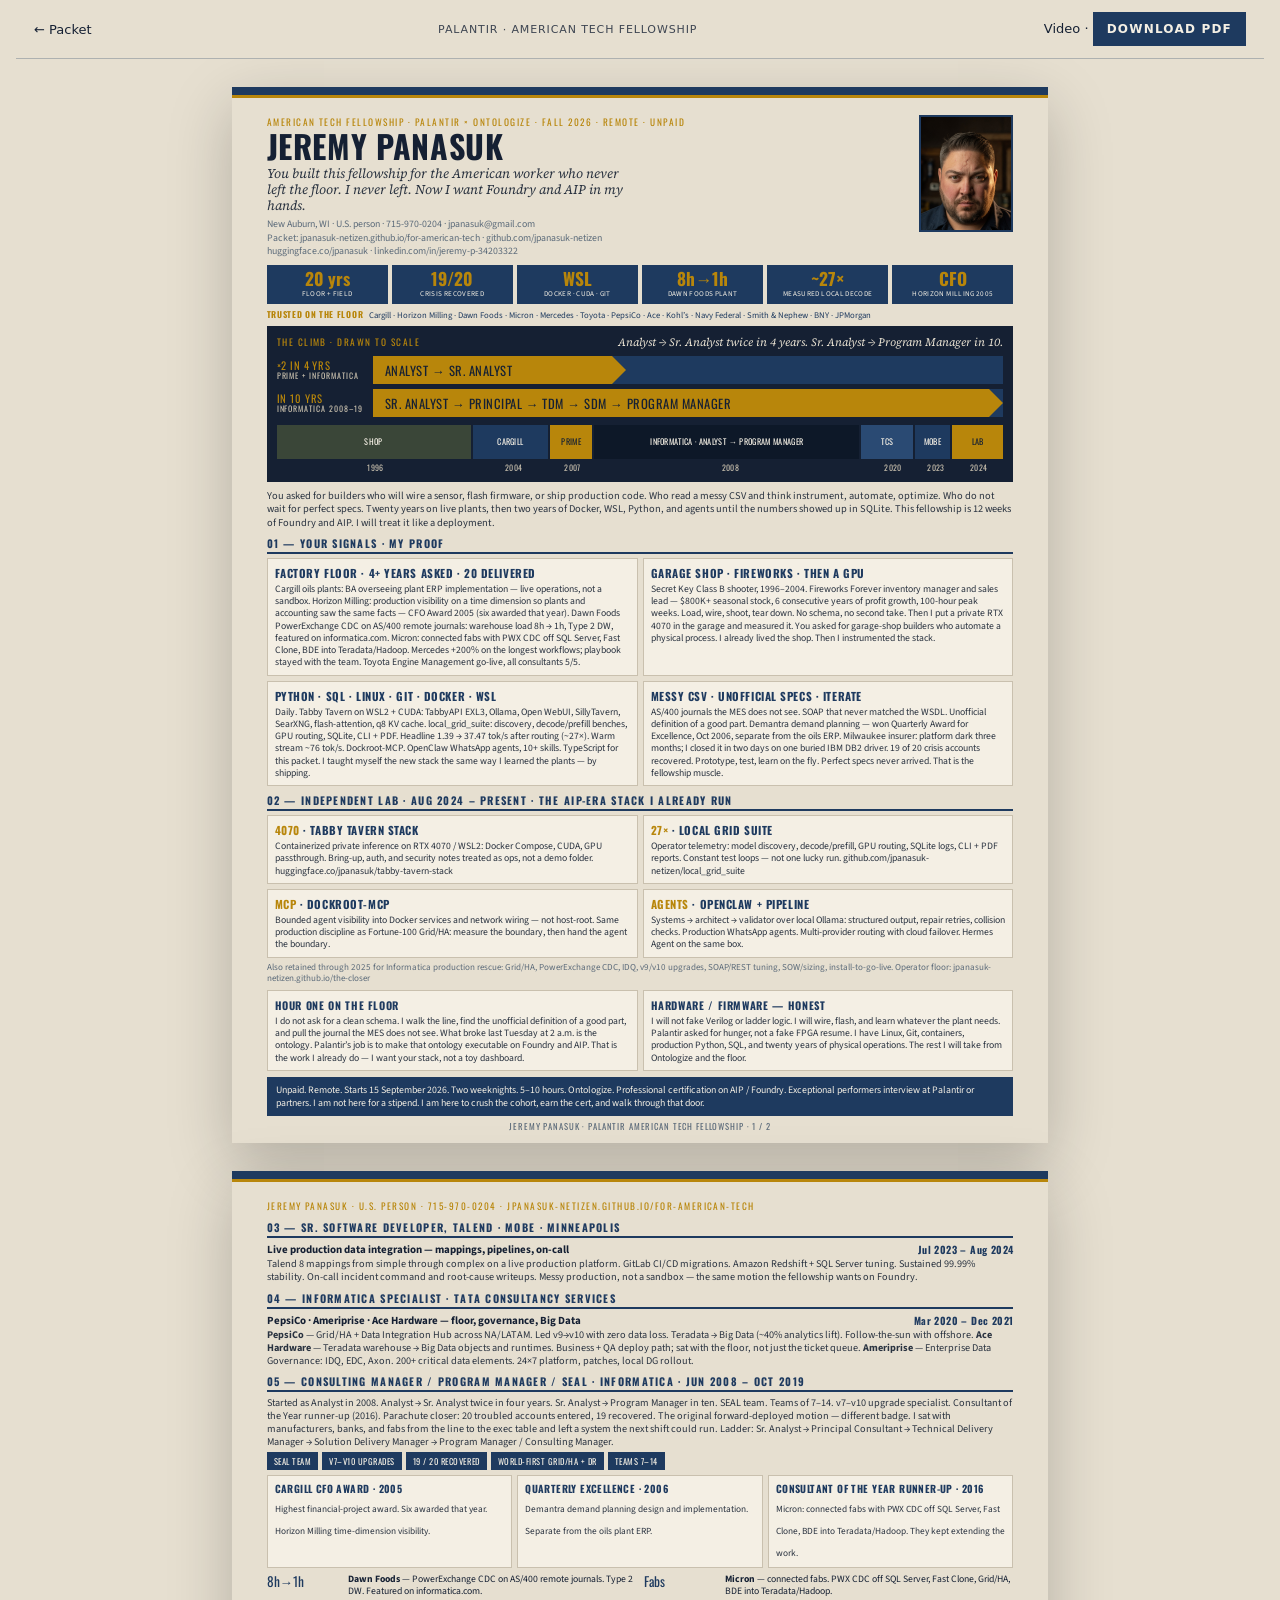
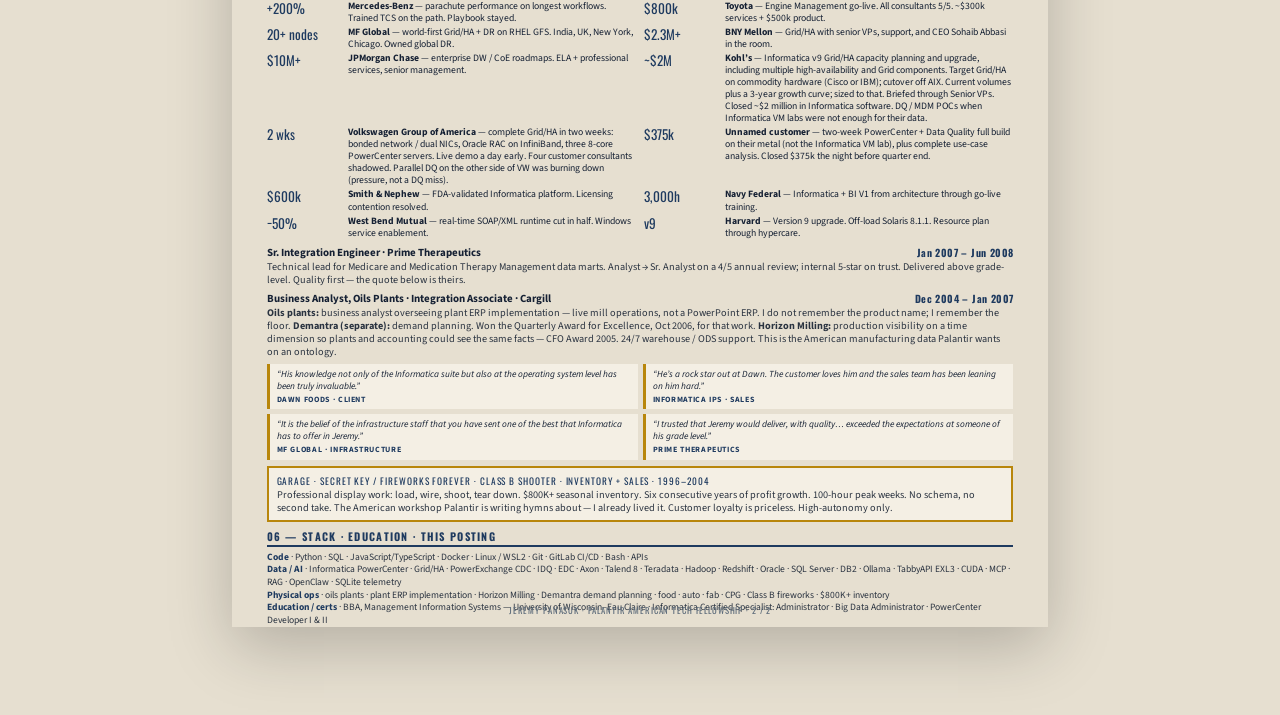
<file: resume.html>
<!DOCTYPE html>
<html lang="en">
<head>
  <meta charset="UTF-8" />
  <meta name="viewport" content="width=device-width, initial-scale=1" />
  <title>Jeremy Panasuk · Palantir American Tech Fellowship</title>
  <link rel="preconnect" href="https://fonts.googleapis.com" />
  <link rel="preconnect" href="https://fonts.gstatic.com" crossorigin />
  <link href="https://fonts.googleapis.com/css2?family=Oswald:wght@500;600&family=Source+Sans+3:wght@400;600;700&family=Source+Serif+4:ital,wght@0,400;1,600&display=swap" rel="stylesheet" />
  <style>
    @page { size: letter; margin: 0; }
    * { box-sizing: border-box; margin: 0; padding: 0; font-variant-ligatures: none; font-feature-settings: "liga" 0, "clig" 0, "dlig" 0, "calt" 0; }
    html, body { background: #fff; }
    * { -webkit-print-color-adjust: exact; print-color-adjust: exact; }
    @media screen {
      html, body { width: 100%; min-height: 0; background: #e6dfd0; }
      body { padding: 0 16px 88px; display: flex; flex-direction: column; align-items: center; gap: 28px; }
      .packet-bar { align-self: stretch; width: 100%; box-sizing: border-box; }
      .sheet {
        width: min(1040px, 100%);
        max-width: 1040px;
        height: auto;
        min-height: 0;
        overflow: visible;
        flex-shrink: 0;
        box-shadow: 0 20px 60px rgba(0,0,0,0.22);
      }
      .pad { padding: 28px 36px 32px; }
      .foot { position: relative; left: auto; right: auto; bottom: auto; margin-top: 12px; }
    }
    @media print { .packet-bar { display: none !important; } }
    .sheet { width: 8.5in; height: 11in; overflow: hidden; page-break-after: always; position: relative; background: #e6dfd0; color: #152033; font-family: "Source Sans 3", Arial, sans-serif; }
    .navybar { height: 8px; background: #1e3a5f; }
    .goldbar { height: 3px; background: #b8860b; }
    .pad { padding: 0.18in 0.36in 0.26in; }
    .stamp { font-family: "Oswald", sans-serif; font-size: 7pt; letter-spacing: 0.16em; text-transform: uppercase; color: #b8860b; }
    h1 { font-family: "Oswald", sans-serif; font-size: 24pt; text-transform: uppercase; letter-spacing: 0.02em; line-height: 0.95; margin: 2px 0 3px; }
    .tag { font-family: "Source Serif 4", Georgia, serif; font-style: italic; font-size: 10pt; line-height: 1.22; margin: 3px 0 5px; max-width: 52ch; }
    .contact { font-size: 7.4pt; color: #5c6b7a; line-height: 1.35; }
    .contact a { color: #1e3a5f; text-decoration: none; }
    .hero { display: grid; grid-template-columns: 1fr 0.98in; gap: 10px; }
    .shot { width: 0.98in; height: 1.22in; object-fit: cover; object-position: 50% 12%; border: 2px solid #1e3a5f; }
    .metrics { display: grid; grid-template-columns: repeat(6, 1fr); gap: 4px; margin: 7px 0 5px; }
    .m { background: #1e3a5f; color: #f4efe4; padding: 5px 4px 5px; text-align: center; }
    .m b { display: block; font-family: "Oswald", sans-serif; font-size: 13pt; color: #b8860b; line-height: 0.95; }
    .m span { display: block; font-size: 5.4pt; letter-spacing: 0.05em; text-transform: uppercase; margin-top: 2px; }
    .trusted { font-size: 6.5pt; color: #1e3a5f; margin: 0 0 5px; line-height: 1.3; white-space: nowrap; }
    .trusted b { font-family: "Oswald", sans-serif; letter-spacing: 0.08em; text-transform: uppercase; font-size: 6.4pt; color: #b8860b; }
    h2 { font-family: "Oswald", sans-serif; font-size: 8pt; letter-spacing: 0.12em; text-transform: uppercase; color: #1e3a5f; margin: 6px 0 4px; border-bottom: 2px solid #1e3a5f; padding-bottom: 1px; }
    p { font-size: 7.7pt; line-height: 1.28; color: #2a3340; }
    .who { font-size: 7.8pt; }
    .grid2 { display: grid; grid-template-columns: 1fr 1fr; gap: 5px; }
    .grid3 { display: grid; grid-template-columns: 1fr 1fr 1fr; gap: 5px; }
    .card { background: #f4efe4; border: 1px solid #c9c0ae; padding: 6px 7px; }
    .card h3 { font-family: "Oswald", sans-serif; font-size: 8.4pt; text-transform: uppercase; letter-spacing: 0.05em; color: #1e3a5f; margin-bottom: 2px; }
    .card p { font-size: 7.3pt; line-height: 1.26; }
    .card .n { color: #b8860b; }
    .jobhead { display: flex; justify-content: space-between; gap: 8px; font-size: 8.2pt; font-weight: 700; }
    .jobhead .d { color: #1e3a5f; font-family: "Oswald", sans-serif; font-size: 7.6pt; letter-spacing: 0.04em; white-space: nowrap; }
    .reel { display: grid; grid-template-columns: 0.78in 1fr 0.78in 1fr; gap: 2px 7px; font-size: 7.3pt; line-height: 1.24; }
    .reel .n { font-family: "Oswald", sans-serif; font-size: 10pt; color: #1e3a5f; }
    .q { font-size: 7pt; font-style: italic; padding: 5px 7px; background: #f4efe4; border-left: 3px solid #b8860b; line-height: 1.24; }
    .quotes { display: grid; grid-template-columns: 1fr 1fr; gap: 5px; margin-top: 6px; }
    .q span { display: block; font-style: normal; font-size: 6pt; letter-spacing: 0.08em; text-transform: uppercase; color: #1e3a5f; margin-top: 2px; font-weight: 700; }
    .gold { margin-top: 6px; border: 2px solid #b8860b; padding: 6px 8px; background: #f4efe4; }
    .gold .t { font-family: "Oswald", sans-serif; font-size: 7pt; letter-spacing: 0.1em; text-transform: uppercase; color: #1e3a5f; }
    .skills { font-size: 7.2pt; line-height: 1.32; }
    .skills strong { color: #1e3a5f; }
    .foot { position: absolute; left: 0.36in; right: 0.36in; bottom: 0.10in; font-size: 6.5pt; letter-spacing: 0.1em; color: #5c6b7a; text-align: center; font-family: "Oswald", sans-serif; text-transform: uppercase; }
    .honest { margin-top: 6px; background: #1e3a5f; color: #f4efe4; padding: 7px 9px; font-size: 7.4pt; line-height: 1.28; }
    .chips { display: flex; flex-wrap: wrap; gap: 4px; margin: 4px 0 5px; }
    .chip { background: #1e3a5f; color: #f4efe4; font-family: "Oswald", sans-serif; font-size: 6.4pt; letter-spacing: 0.06em; text-transform: uppercase; padding: 3px 7px; }
    .viz { background: #152033; color: #f4efe4; padding: 8px 10px 9px; margin: 0 0 7px; }
    .viz-head { display: flex; justify-content: space-between; align-items: baseline; margin-bottom: 6px; }
    .viz-head .stamp { color: #b8860b; }
    .viz-head em { font-family: "Source Serif 4", Georgia, serif; font-style: italic; font-size: 8.5pt; color: #e6dfd0; }
    .span-row { display: grid; grid-template-columns: 0.92in 1fr; gap: 8px; align-items: center; margin-bottom: 5px; }
    .span-label { font-family: "Oswald", sans-serif; font-size: 8pt; letter-spacing: 0.08em; text-transform: uppercase; color: #b8860b; line-height: 1.1; }
    .span-label small { display: block; font-size: 6pt; color: #c9c0ae; letter-spacing: 0.12em; }
    .span-track { position: relative; height: 28px; background: #1e3a5f; overflow: visible; }
    .arrow { position: relative; height: 28px; background: #b8860b; color: #152033; display: flex; align-items: center; padding: 0 10px 0 12px; font-family: "Oswald", sans-serif; font-size: 9.5pt; letter-spacing: 0.04em; text-transform: uppercase; white-space: nowrap; }
    .arrow::after { content: ""; position: absolute; right: -14px; top: 0; border-top: 14px solid transparent; border-bottom: 14px solid transparent; border-left: 14px solid #b8860b; }
    .arrow.f4 { width: 38%; }
    .arrow.f10 { width: calc(100% - 14px); }
    .gantt { display: flex; gap: 2px; height: 34px; margin-top: 8px; }
    .g { display: flex; align-items: center; justify-content: center; text-align: center; font-family: "Oswald", sans-serif; font-size: 6.2pt; letter-spacing: 0.04em; text-transform: uppercase; line-height: 1.1; padding: 0 2px; color: #f4efe4; }
    .g.shop { flex: 8; background: #3a4638; }
    .g.car { flex: 3; background: #1e3a5f; }
    .g.pri { flex: 1.6; background: #b8860b; color: #152033; }
    .g.inf { flex: 11; background: #0d1828; }
    .g.tcs { flex: 2; background: #2a4a73; }
    .g.mob { flex: 1.3; background: #1e3a5f; }
    .g.lab { flex: 2; background: #b8860b; color: #152033; }
    .ticks { display: flex; gap: 2px; margin-top: 2px; font-family: "Oswald", sans-serif; font-size: 6pt; letter-spacing: 0.04em; text-transform: uppercase; color: #c9c0ae; }
    .ticks span { text-align: center; }
    .ticks .shop { flex: 8; } .ticks .car { flex: 3; } .ticks .pri { flex: 1.6; } .ticks .inf { flex: 11; } .ticks .tcs { flex: 2; } .ticks .mob { flex: 1.3; } .ticks .lab { flex: 2; }
    .ladder { font-size: 6.6pt; color: #5c6b7a; margin: 0 0 5px; text-align: center; }
    .awards { display: grid; grid-template-columns: 1fr 1fr 1fr; gap: 5px; margin: 4px 0 5px; }
    .award { background: #f4efe4; border: 1px solid #c9c0ae; padding: 5px 7px; }
    .award b { display: block; font-family: "Oswald", sans-serif; font-size: 7.6pt; text-transform: uppercase; letter-spacing: 0.04em; color: #1e3a5f; }
    .award span { font-size: 7pt; color: #2a3340; }
    .hit h3 { font-family: "Oswald", sans-serif; font-size: 8pt; text-transform: uppercase; letter-spacing: 0.06em; color: #1e3a5f; margin-bottom: 2px; }
    .sub { font-size: 6.8pt; color: #5c6b7a; margin: 0 0 5px; }
  
    .packet-bar {
      display: flex; align-items: center; justify-content: space-between; gap: 12px;
      padding: 12px 18px; min-height: 56px; position: sticky; top: 0; z-index: 50;
      background: #e6dfd0; color: #152033;
      border-bottom: 1px solid rgba(30,58,95,0.28); font-size: 13px; font-family: system-ui, sans-serif;
    }
    .packet-bar a { color: #152033; text-decoration: none; }
    .packet-bar a:hover { color: #1e3a5f; }
    .packet-bar .role { letter-spacing: 0.08em; text-transform: uppercase; font-size: 11px; opacity: 0.8; }
    .packet-bar .btn {
      display: inline-block; background: #1e3a5f; color: #f4efe4;
      text-decoration: none; padding: 10px 14px; font-size: 12px;
      letter-spacing: 0.1em; text-transform: uppercase; font-weight: 600;
    }
    </style>
</head>
<body>

<header class="packet-bar">
  <a href="./">← Packet</a>
  <span class="role">Palantir · American Tech Fellowship</span>
  <span>
    <a href="./#video">Video</a>
    ·
    <a class="btn" href="JAP_PALANTIR_AMERICAN_TECH.pdf" download>Download PDF</a>
  </span>
</header>

  <div class="sheet">
    <div class="navybar"></div><div class="goldbar"></div>
    <div class="pad">
      <div class="hero">
        <div>
          <div class="stamp">American Tech Fellowship · Palantir × Ontologize · Fall 2026 · Remote · Unpaid</div>
          <h1>Jeremy Panasuk</h1>
          <p class="tag">You built this fellowship for the American worker who never left the floor. I never left. Now I want Foundry and AIP in my hands.</p>
          <div class="contact">
            New Auburn, WI · U.S. person · 715-970-0204 · jpanasuk@gmail.com<br />
            Packet: jpanasuk-netizen.github.io/for-american-tech · github.com/jpanasuk-netizen<br />
            huggingface.co/jpanasuk · linkedin.com/in/jeremy-p-34203322
          </div>
        </div>
        <img class="shot" src="assets/portrait.jpg" alt="Jeremy Panasuk" />
      </div>
      <div class="metrics">
        <div class="m"><b>20 yrs</b><span>Floor + field</span></div>
        <div class="m"><b>19/20</b><span>Crisis recovered</span></div>
        <div class="m"><b>WSL</b><span>Docker · CUDA · Git</span></div>
        <div class="m"><b>8h→1h</b><span>Dawn Foods plant</span></div>
        <div class="m"><b>~27×</b><span>Measured local decode</span></div>
        <div class="m"><b>CFO</b><span>Horizon Milling 2005</span></div>
      </div>
      <p class="trusted"><b>Trusted on the floor</b> &nbsp; Cargill · Horizon Milling · Dawn Foods · Micron · Mercedes · Toyota · PepsiCo · Ace · Kohl’s · Navy Federal · Smith &amp; Nephew · BNY · JPMorgan</p>
      <div class="viz">
        <div class="viz-head">
          <span class="stamp">The climb · drawn to scale</span>
          <em>Analyst → Sr. Analyst twice in 4 years. Sr. Analyst → Program Manager in 10.</em>
        </div>
        <div class="span-row">
          <div class="span-label">×2 in 4 yrs<small>Prime + Informatica</small></div>
          <div class="span-track"><div class="arrow f4">Analyst → Sr. Analyst</div></div>
        </div>
        <div class="span-row">
          <div class="span-label">in 10 yrs<small>Informatica 2008–19</small></div>
          <div class="span-track"><div class="arrow f10">Sr. Analyst → Principal → TDM → SDM → Program Manager</div></div>
        </div>
        <div class="gantt">
          <div class="g shop">Shop</div>
          <div class="g car">Cargill</div>
          <div class="g pri">Prime</div>
          <div class="g inf">Informatica · Analyst → Program Manager</div>
          <div class="g tcs">TCS</div>
          <div class="g mob">MOBE</div>
          <div class="g lab">Lab</div>
        </div>
        <div class="ticks">
          <span class="shop">1996</span>
          <span class="car">2004</span>
          <span class="pri">2007</span>
          <span class="inf">2008</span>
          <span class="tcs">2020</span>
          <span class="mob">2023</span>
          <span class="lab">2024</span>
        </div>
      </div>
      <p class="who">You asked for builders who will wire a sensor, flash firmware, or ship production code. Who read a messy CSV and think instrument, automate, optimize. Who do not wait for perfect specs. Twenty years on live plants, then two years of Docker, WSL, Python, and agents until the numbers showed up in SQLite. This fellowship is 12 weeks of Foundry and AIP. I will treat it like a deployment.</p>

      <h2>01 — Your signals · my proof</h2>
      <div class="grid2">
        <div class="card"><h3>Factory floor · 4+ years asked · 20 delivered</h3><p>Cargill oils plants: BA overseeing plant ERP implementation — live operations, not a sandbox. Horizon Milling: production visibility on a time dimension so plants and accounting saw the same facts — CFO Award 2005 (six awarded that year). Dawn Foods PowerExchange CDC on AS/400 remote journals: warehouse load 8h → 1h, Type 2 DW, featured on informatica.com. Micron: connected fabs with PWX CDC off SQL Server, Fast Clone, BDE into Teradata/Hadoop. Mercedes +200% on the longest workflows; playbook stayed with the team. Toyota Engine Management go-live, all consultants 5/5.</p></div>
        <div class="card"><h3>Garage shop · fireworks · then a GPU</h3><p>Secret Key Class B shooter, 1996–2004. Fireworks Forever inventory manager and sales lead — $800K+ seasonal stock, 6 consecutive years of profit growth, 100-hour peak weeks. Load, wire, shoot, tear down. No schema, no second take. Then I put a private RTX 4070 in the garage and measured it. You asked for garage-shop builders who automate a physical process. I already lived the shop. Then I instrumented the stack.</p></div>
        <div class="card"><h3>Python · SQL · Linux · Git · Docker · WSL</h3><p>Daily. Tabby Tavern on WSL2 + CUDA: TabbyAPI EXL3, Ollama, Open WebUI, SillyTavern, SearXNG, flash-attention, q8 KV cache. local_grid_suite: discovery, decode/prefill benches, GPU routing, SQLite, CLI + PDF. Headline 1.39 → 37.47 tok/s after routing (~27×). Warm stream ~76 tok/s. Dockroot-MCP. OpenClaw WhatsApp agents, 10+ skills. TypeScript for this packet. I taught myself the new stack the same way I learned the plants — by shipping.</p></div>
        <div class="card"><h3>Messy CSV · unofficial specs · iterate</h3><p>AS/400 journals the MES does not see. SOAP that never matched the WSDL. Unofficial definition of a good part. Demantra demand planning — won Quarterly Award for Excellence, Oct 2006, separate from the oils ERP. Milwaukee insurer: platform dark three months; I closed it in two days on one buried IBM DB2 driver. 19 of 20 crisis accounts recovered. Prototype, test, learn on the fly. Perfect specs never arrived. That is the fellowship muscle.</p></div>
      </div>

      <h2>02 — Independent lab · Aug 2024 – Present · the AIP-era stack I already run</h2>
      <div class="grid2">
        <div class="card"><h3><span class="n">4070</span> · Tabby Tavern Stack</h3><p>Containerized private inference on RTX 4070 / WSL2: Docker Compose, CUDA, GPU passthrough. Bring-up, auth, and security notes treated as ops, not a demo folder. huggingface.co/jpanasuk/tabby-tavern-stack</p></div>
        <div class="card"><h3><span class="n">27×</span> · Local Grid Suite</h3><p>Operator telemetry: model discovery, decode/prefill, GPU routing, SQLite logs, CLI + PDF reports. Constant test loops — not one lucky run. github.com/jpanasuk-netizen/local_grid_suite</p></div>
        <div class="card"><h3><span class="n">MCP</span> · Dockroot-MCP</h3><p>Bounded agent visibility into Docker services and network wiring — not host-root. Same production discipline as Fortune-100 Grid/HA: measure the boundary, then hand the agent the boundary.</p></div>
        <div class="card"><h3><span class="n">Agents</span> · OpenClaw + pipeline</h3><p>Systems → architect → validator over local Ollama: structured output, repair retries, collision checks. Production WhatsApp agents. Multi-provider routing with cloud failover. Hermes Agent on the same box.</p></div>
      </div>
      <p class="sub" style="margin-top:4px;">Also retained through 2025 for Informatica production rescue: Grid/HA, PowerExchange CDC, IDQ, v9/v10 upgrades, SOAP/REST tuning, SOW/sizing, install-to-go-live. Operator floor: jpanasuk-netizen.github.io/the-closer</p>

      <div class="grid2" style="margin-top:5px;">
        <div class="card hit"><h3>Hour one on the floor</h3><p>I do not ask for a clean schema. I walk the line, find the unofficial definition of a good part, and pull the journal the MES does not see. What broke last Tuesday at 2 a.m. is the ontology. Palantir’s job is to make that ontology executable on Foundry and AIP. That is the work I already do — I want your stack, not a toy dashboard.</p></div>
        <div class="card hit"><h3>Hardware / firmware — honest</h3><p>I will not fake Verilog or ladder logic. I will wire, flash, and learn whatever the plant needs. Palantir asked for hunger, not a fake FPGA resume. I have Linux, Git, containers, production Python, SQL, and twenty years of physical operations. The rest I will take from Ontologize and the floor.</p></div>
      </div>

      <div class="honest">Unpaid. Remote. Starts 15 September 2026. Two weeknights. 5–10 hours. Ontologize. Professional certification on AIP / Foundry. Exceptional performers interview at Palantir or partners. I am not here for a stipend. I am here to crush the cohort, earn the cert, and walk through that door.</div>
    </div>
    <div class="foot">Jeremy Panasuk · Palantir American Tech Fellowship · 1 / 2</div>
  </div>

  <div class="sheet">
    <div class="navybar"></div><div class="goldbar"></div>
    <div class="pad">
      <div class="stamp">Jeremy Panasuk · U.S. person · 715-970-0204 · jpanasuk-netizen.github.io/for-american-tech</div>

      <h2>03 — Sr. Software Developer, Talend · MOBE · Minneapolis</h2>
      <div class="jobhead"><div>Live production data integration — mappings, pipelines, on-call</div><div class="d">Jul 2023 – Aug 2024</div></div>
      <p>Talend 8 mappings from simple through complex on a live production platform. GitLab CI/CD migrations. Amazon Redshift + SQL Server tuning. Sustained 99.99% stability. On-call incident command and root-cause writeups. Messy production, not a sandbox — the same motion the fellowship wants on Foundry.</p>

      <h2>04 — Informatica Specialist · Tata Consultancy Services</h2>
      <div class="jobhead"><div>PepsiCo · Ameriprise · Ace Hardware — floor, governance, Big Data</div><div class="d">Mar 2020 – Dec 2021</div></div>
      <p><b>PepsiCo</b> — Grid/HA + Data Integration Hub across NA/LATAM. Led v9→v10 with zero data loss. Teradata → Big Data (~40% analytics lift). Follow-the-sun with offshore. <b>Ace Hardware</b> — Teradata warehouse → Big Data objects and runtimes. Business + QA deploy path; sat with the floor, not just the ticket queue. <b>Ameriprise</b> — Enterprise Data Governance: IDQ, EDC, Axon. 200+ critical data elements. 24×7 platform, patches, local DG rollout.</p>

      <h2>05 — Consulting Manager / Program Manager / SEAL · Informatica · Jun 2008 – Oct 2019</h2>
      <p>Started as Analyst in 2008. Analyst → Sr. Analyst twice in four years. Sr. Analyst → Program Manager in ten. SEAL team. Teams of 7–14. v7–v10 upgrade specialist. Consultant of the Year runner-up (2016). Parachute closer: 20 troubled accounts entered, 19 recovered. The original forward-deployed motion — different badge. I sat with manufacturers, banks, and fabs from the line to the exec table and left a system the next shift could run. Ladder: Sr. Analyst → Principal Consultant → Technical Delivery Manager → Solution Delivery Manager → Program Manager / Consulting Manager.</p>
      <div class="chips">
        <div class="chip">SEAL team</div>
        <div class="chip">v7–v10 upgrades</div>
        <div class="chip">19 / 20 recovered</div>
        <div class="chip">World-first Grid/HA + DR</div>
        <div class="chip">Teams 7–14</div>
      </div>
      <div class="awards">
        <div class="award"><b>Cargill CFO Award · 2005</b><span>Highest financial-project award. Six awarded that year. Horizon Milling time-dimension visibility.</span></div>
        <div class="award"><b>Quarterly Excellence · 2006</b><span>Demantra demand planning design and implementation. Separate from the oils plant ERP.</span></div>
        <div class="award"><b>Consultant of the Year runner-up · 2016</b><span>Micron: connected fabs with PWX CDC off SQL Server, Fast Clone, BDE into Teradata/Hadoop. They kept extending the work.</span></div>
      </div>
      <div class="reel">
        <div class="n">8h→1h</div><div><b>Dawn Foods</b> — PowerExchange CDC on AS/400 remote journals. Type 2 DW. Featured on informatica.com.</div>
        <div class="n">Fabs</div><div><b>Micron</b> — connected fabs. PWX CDC off SQL Server, Fast Clone, Grid/HA, BDE into Teradata/Hadoop.</div>
        <div class="n">+200%</div><div><b>Mercedes-Benz</b> — parachute performance on longest workflows. Trained TCS on the path. Playbook stayed.</div>
        <div class="n">$800k</div><div><b>Toyota</b> — Engine Management go-live. All consultants 5/5. ~$300k services + $500k product.</div>
        <div class="n">20+ nodes</div><div><b>MF Global</b> — world-first Grid/HA + DR on RHEL GFS. India, UK, New York, Chicago. Owned global DR.</div>
        <div class="n">$2.3M+</div><div><b>BNY Mellon</b> — Grid/HA with senior VPs, support, and CEO Sohaib Abbasi in the room.</div>
        <div class="n">$10M+</div><div><b>JPMorgan Chase</b> — enterprise DW / CoE roadmaps. ELA + professional services, senior management.</div>
        <div class="n">~$2M</div><div><b>Kohl’s</b> — Informatica v9 Grid/HA capacity planning and upgrade, including multiple high-availability and Grid components. Target Grid/HA on commodity hardware (Cisco or IBM); cutover off AIX. Current volumes plus a 3-year growth curve; sized to that. Briefed through Senior VPs. Closed ~$2 million in Informatica software. DQ / MDM POCs when Informatica VM labs were not enough for their data.</div>
        <div class="n">2 wks</div><div><b>Volkswagen Group of America</b> — complete Grid/HA in two weeks: bonded network / dual NICs, Oracle RAC on InfiniBand, three 8-core PowerCenter servers. Live demo a day early. Four customer consultants shadowed. Parallel DQ on the other side of VW was burning down (pressure, not a DQ miss).</div>
        <div class="n">$375k</div><div><b>Unnamed customer</b> — two-week PowerCenter + Data Quality full build on their metal (not the Informatica VM lab), plus complete use-case analysis. Closed $375k the night before quarter end.</div>
        <div class="n">$600k</div><div><b>Smith &amp; Nephew</b> — FDA-validated Informatica platform. Licensing contention resolved.</div>
        <div class="n">3,000h</div><div><b>Navy Federal</b> — Informatica + BI V1 from architecture through go-live training.</div>
        <div class="n">−50%</div><div><b>West Bend Mutual</b> — real-time SOAP/XML runtime cut in half. Windows service enablement.</div>
        <div class="n">v9</div><div><b>Harvard</b> — Version 9 upgrade. Off-load Solaris 8.1.1. Resource plan through hypercare.</div>
      </div>

      <div style="margin-top:6px;">
        <div class="jobhead"><div>Sr. Integration Engineer · Prime Therapeutics</div><div class="d">Jan 2007 – Jun 2008</div></div>
        <p>Technical lead for Medicare and Medication Therapy Management data marts. Analyst → Sr. Analyst on a 4/5 annual review; internal 5-star on trust. Delivered above grade-level. Quality first — the quote below is theirs.</p>
      </div>
      <div style="margin-top:5px;">
        <div class="jobhead"><div>Business Analyst, Oils Plants · Integration Associate · Cargill</div><div class="d">Dec 2004 – Jan 2007</div></div>
        <p><b>Oils plants:</b> business analyst overseeing plant ERP implementation — live mill operations, not a PowerPoint ERP. I do not remember the product name; I remember the floor. <b>Demantra (separate):</b> demand planning. Won the Quarterly Award for Excellence, Oct 2006, for that work. <b>Horizon Milling:</b> production visibility on a time dimension so plants and accounting could see the same facts — CFO Award 2005. 24/7 warehouse / ODS support. This is the American manufacturing data Palantir wants on an ontology.</p>
      </div>

      <div class="quotes">
        <div class="q">“His knowledge not only of the Informatica suite but also at the operating system level has been truly invaluable.”<span>Dawn Foods · client</span></div>
        <div class="q">“He’s a rock star out at Dawn. The customer loves him and the sales team has been leaning on him hard.”<span>Informatica IPS · sales</span></div>
        <div class="q">“It is the belief of the infrastructure staff that you have sent one of the best that Informatica has to offer in Jeremy.”<span>MF Global · infrastructure</span></div>
        <div class="q">“I trusted that Jeremy would deliver, with quality… exceeded the expectations at someone of his grade level.”<span>Prime Therapeutics</span></div>
      </div>

      <div class="gold">
        <div class="t">Garage · Secret Key / Fireworks Forever · Class B shooter · Inventory + sales · 1996–2004</div>
        <p>Professional display work: load, wire, shoot, tear down. $800K+ seasonal inventory. Six consecutive years of profit growth. 100-hour peak weeks. No schema, no second take. The American workshop Palantir is writing hymns about — I already lived it. Customer loyalty is priceless. High-autonomy only.</p>
      </div>

      <h2>06 — Stack · education · this posting</h2>
      <p class="skills"><strong>Code</strong> · Python · SQL · JavaScript/TypeScript · Docker · Linux / WSL2 · Git · GitLab CI/CD · Bash · APIs<br />
      <strong>Data / AI</strong> · Informatica PowerCenter · Grid/HA · PowerExchange CDC · IDQ · EDC · Axon · Talend 8 · Teradata · Hadoop · Redshift · Oracle · SQL Server · DB2 · Ollama · TabbyAPI EXL3 · CUDA · MCP · RAG · OpenClaw · SQLite telemetry<br />
      <strong>Physical ops</strong> · oils plants · plant ERP implementation · Horizon Milling · Demantra demand planning · food · auto · fab · CPG · Class B fireworks · $800K+ inventory<br />
      <strong>Education / certs</strong> · BBA, Management Information Systems — University of Wisconsin–Eau Claire · Informatica Certified Specialist: Administrator · Big Data Administrator · PowerCenter Developer I &amp; II<br />
      <strong>This posting</strong> · 2+ years (20+) · Python · Linux shell · Git · Docker · WSL · no degree required (have the BBA) · remote · unpaid 12-week cohort · AIP / Foundry via Ontologize · U.S. person · available Fall 2026</p>
    </div>
    <div class="foot">Jeremy Panasuk · Palantir American Tech Fellowship · 2 / 2</div>
  </div>
</body>
</html>
</file>
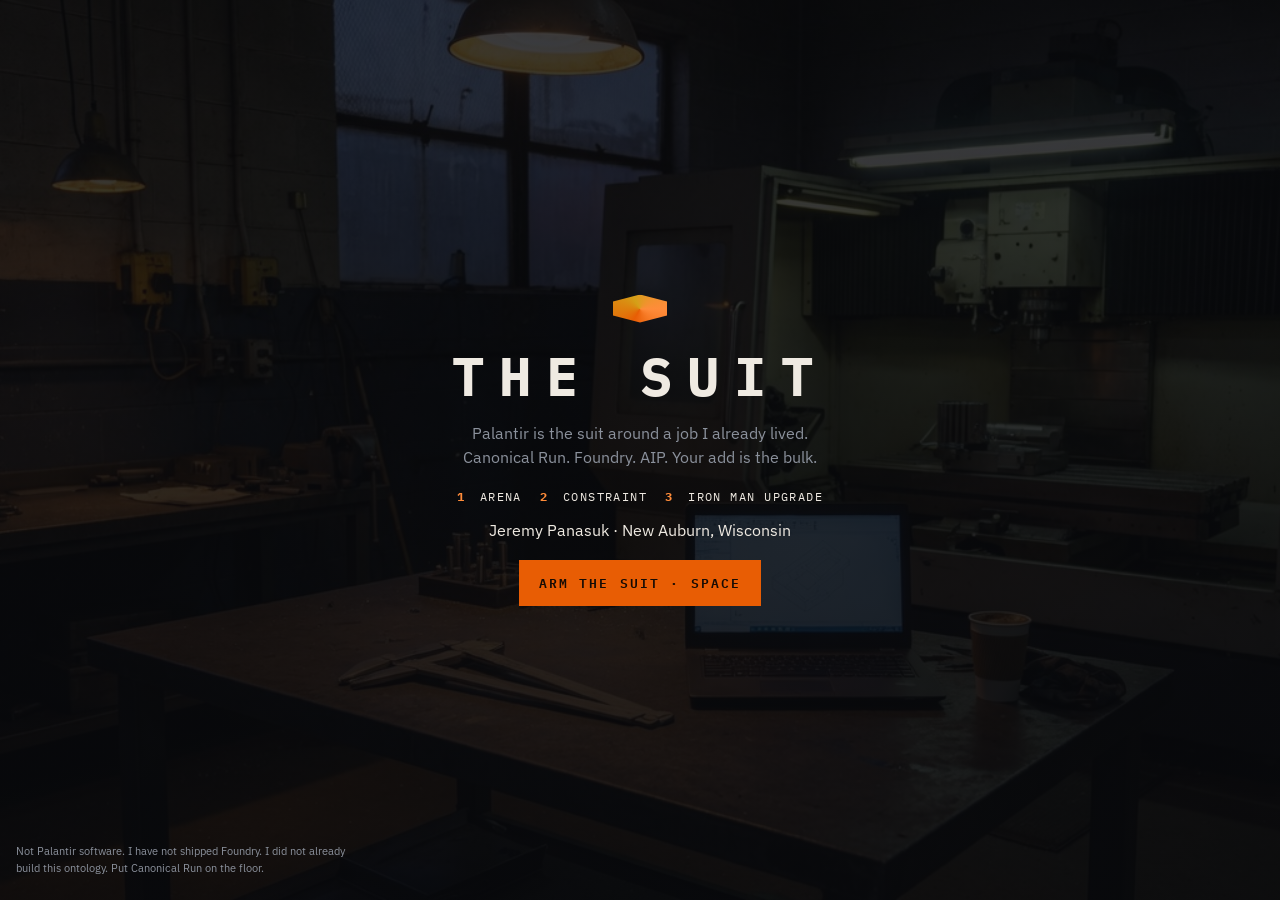
<file: suit/indexv2.html>
<!DOCTYPE html>
<html lang="en">
<head>
  <meta charset="UTF-8" />
  <meta name="viewport" content="width=device-width, initial-scale=1" />
  <title>THE SUIT · Canonical Run · Jeremy Panasuk</title>
  <meta name="description" content="Foundry and AIP around the fab-run job. Canonical Run. Palantir's add. Not a garage pitch." />
  <link rel="preconnect" href="https://fonts.googleapis.com" />
  <link rel="preconnect" href="https://fonts.gstatic.com" crossorigin />
  <link href="https://fonts.googleapis.com/css2?family=IBM+Plex+Mono:wght@400;500;600&family=IBM+Plex+Sans:wght@400;500;600;700&display=swap" rel="stylesheet" />
  <link rel="stylesheet" href="app.css" />
</head>
<body data-act="0" data-wrap="0">
  <div class="shell">
    <header class="top">
      <div class="brand">
        <div class="mark" aria-hidden="true"></div>
        <div>
          <h1>THE <span>SUIT</span></h1>
          <p>Foundry and AIP around the fab-run job · Canonical Run</p>
        </div>
      </div>
      <div class="wrap-meter" id="wrap-meter" title="AIP wrapping the worker — wearable, not a custom closer">
        <span>WRAP</span>
        <i></i><i></i><i></i><i></i><i></i><i></i>
      </div>
      <div class="top-meta">
        <a class="pill" href="../">Packet</a>
        <span class="pill live" id="incident-pill"><span class="dot"></span>PLANT LIVE</span>
        <span class="pill">SHIFT 2 · 4 ON FLOOR</span>
        <span class="pill suit" id="clock">00:00:00</span>
      </div>
    </header>

    <div class="prompter" id="prompter">
      <div class="beats">
        <div class="beat-tag" id="beat-tag">Armed · waiting</div>
        <div class="act-row" aria-hidden="true">
          <div class="act" title="Arena"></div>
          <div class="act" title="Constraint"></div>
          <div class="act" title="Upgrade"></div>
        </div>
        <div class="act-names" aria-hidden="true">
          <span>1 Arena</span><span>2 Constraint</span><span>3 Iron Man</span>
        </div>
      </div>
      <p class="line" id="speak" aria-live="polite">Press Space to arm the first beat. D runs the whole take.</p>
      <div class="bar">
        <button type="button" id="back-btn">Back</button>
        <button type="button" class="primary" id="next-btn">Arm</button>
        <button type="button" id="auto-btn">Auto-demo</button>
        <button type="button" id="prompt-btn">Prompter</button>
        <button type="button" id="help-btn">Keys</button>
        <button type="button" class="warn" id="reset-btn">Reset</button>
      </div>
      <div class="prog" aria-hidden="true"><i id="prog-fill"></i></div>
    </div>

    <div class="proof">
      <b>The job</b>
      <span class="chip"><em>CANONICAL RUN</em>one view of the total run</span>
      <span class="chip"><em>CDC</em>live change off SQL Server</span>
      <span class="chip"><em>SESSION</em>judged against the object</span>
      <span class="chip"><em>SITE</em>four sites, four truths</span>
      <span class="chip"><em>MAPPING</em>deck chairs</span>
      <span class="chip"><em>THEIR ADD</em>Foundry + AIP</span>
    </div>

    <aside class="rail">
      <div class="sec">The ontology · Canonical Run</div>
      <div class="list" id="floors">
        <button class="obj" data-id="lab"><i class="k"></i><span><span class="name">Canonical Run</span><span class="sub">One view of the total run</span></span><span class="tag">OBJECT</span></button>
        <button class="obj" data-id="erp"><i class="k"></i><span><span class="name">CDC Journal</span><span class="sub">Live change off SQL Server</span></span><span class="tag">LIVE</span></button>
        <button class="obj" data-id="timedim"><i class="k"></i><span><span class="name">Session</span><span class="sub">Judged against the object</span></span><span class="tag">LIVE</span></button>
        <button class="obj" data-id="nightjob"><i class="k"></i><span><span class="name">Site</span><span class="sub">Four sites, four truths</span></span><span class="tag">ARENA</span></button>
        <button class="obj" data-id="whse"><i class="k"></i><span><span class="name">Mapping</span><span class="sub">Deck chairs · not the suit</span></span><span class="tag">CONSTRAINT</span></button>
        <button class="obj" data-id="runbook"><i class="k"></i><span><span class="name">Runbook</span><span class="sub">Put it on the floor</span></span><span class="tag">OUT</span></button>
      </div>
      <div class="sec">Scars · why I can see it</div>
      <div class="list">
        <button class="obj" data-id="oils"><i class="k"></i><span><span class="name">Night ERP window</span><span class="sub">Oils plants · floor did not wait</span></span><span class="tag">SCAR</span></button>
        <button class="obj" data-id="dawn"><i class="k"></i><span><span class="name">Warehouse load</span><span class="sub">8h → under 1h</span></span><span class="tag">SCAR</span></button>
        <button class="obj" data-id="micron"><i class="k"></i><span><span class="name">Line cannot go down</span><span class="sub">Built right · they kept us</span></span><span class="tag">SCAR</span></button>
        <button class="obj" data-id="vw"><i class="k"></i><span><span class="name">Two weeks · day early</span><span class="sub">Grid/HA · four shadowed</span></span><span class="tag">SCAR</span></button>
        <button class="obj" data-id="crisis"><i class="k"></i><span><span class="name">Shops on fire</span><span class="sub">19 of 20 recovered</span></span><span class="tag">SCAR</span></button>
      </div>
      <div class="detail" id="detail"><strong>Canonical Run</strong>One view of the total run. Every Informatica session judged against it. Palantir AIP as the suit wrapping those objects. I have not shipped Foundry.</div>
    </aside>

    <main class="stage">
      <div class="stage-head">
        <h2 id="stage-title">Canonical Run · one view of the total run</h2>
        <div class="views">
          <button type="button" class="on" data-view="graph">Graph</button>
          <button type="button" data-view="map">Four truths</button>
          <button type="button" data-view="runbook">Runbook</button>
          <button type="button" data-view="measure">Measure</button>
        </div>
      </div>
      <div class="canvas-wrap" id="graph-wrap">
        <svg class="graph" viewBox="0 0 720 560" role="img" aria-label="Canonical Run ontology with Palantir AIP as the suit wrapping it">
          <defs>
            <filter id="glow-suit" x="-50%" y="-50%" width="200%" height="200%">
              <feGaussianBlur stdDeviation="3.2" result="b" />
              <feMerge><feMergeNode in="b" /><feMergeNode in="SourceGraphic" /></feMerge>
            </filter>
            <filter id="glow-alert" x="-50%" y="-50%" width="200%" height="200%">
              <feGaussianBlur stdDeviation="2.4" result="b" />
              <feMerge><feMergeNode in="b" /><feMergeNode in="SourceGraphic" /></feMerge>
            </filter>
            <filter id="glow-gold" x="-60%" y="-60%" width="220%" height="220%">
              <feGaussianBlur stdDeviation="4" result="b" />
              <feMerge><feMergeNode in="b" /><feMergeNode in="SourceGraphic" /></feMerge>
            </filter>
          </defs>

          <path class="edge" data-id="erp-nightjob" d="M140 158 L100 270" />
          <path class="edge" data-id="timedim-whse" d="M580 158 L620 270" />
          <path class="edge" data-id="nightjob-spec" d="M100 298 L140 410" />
          <path class="edge" data-id="whse-goodpart" d="M620 298 L580 410" />
          <path class="edge mismatch" data-id="spec-goodpart" d="M168 410 L552 410" />
          <path class="edge" data-id="shift-runbook" d="M248 510 L472 510" />

          <path class="edge suit-edge" data-id="aip-lab" d="M360 198 L360 90" />
          <path class="edge suit-edge" data-id="aip-erp" d="M332 242 L168 148" />
          <path class="edge suit-edge" data-id="aip-timedim" d="M388 242 L552 148" />
          <path class="edge suit-edge" data-id="aip-nightjob" d="M288 270 L128 270" />
          <path class="edge suit-edge" data-id="aip-whse" d="M432 270 L592 270" />
          <path class="edge suit-edge" data-id="aip-spec" d="M332 298 L168 392" />
          <path class="edge suit-edge" data-id="aip-goodpart" d="M388 298 L552 392" />
          <path class="edge suit-edge" data-id="aip-shift" d="M332 318 L236 488" />
          <path class="edge suit-edge" data-id="aip-runbook" d="M388 318 L484 488" />

          <g class="node lab" data-id="lab" transform="translate(360,62)">
            <polygon class="hex" points="0,-22 19,-11 19,11 0,22 -19,11 -19,-11" />
            <text class="lab" y="4">RUN</text>
            <text class="sublab" y="36">CANONICAL</text>
          </g>
          <g class="node" data-id="erp" transform="translate(140,130)">
            <polygon class="hex" points="0,-28 24,-14 24,14 0,28 -24,14 -24,-14" />
            <text class="lab" y="4">CDC</text>
            <text class="sublab" y="42">JOURNAL</text>
          </g>
          <g class="node" data-id="timedim" transform="translate(580,130)">
            <polygon class="hex" points="0,-28 24,-14 24,14 0,28 -24,14 -24,-14" />
            <text class="lab" y="4">SESSION</text>
            <text class="sublab" y="42">INFORMATICA</text>
          </g>
          <g class="node" data-id="nightjob" transform="translate(100,270)">
            <polygon class="hex" points="0,-28 24,-14 24,14 0,28 -24,14 -24,-14" />
            <text class="lab" y="4">SITE</text>
            <text class="sublab" y="42">FOUR TRUTHS</text>
          </g>
          <g class="node" data-id="whse" transform="translate(620,270)">
            <polygon class="hex" points="0,-28 24,-14 24,14 0,28 -24,14 -24,-14" />
            <text class="lab" y="4">MAPPING</text>
            <text class="sublab" y="42">DECK CHAIRS</text>
          </g>
          <g class="node" data-id="spec" transform="translate(140,410)">
            <polygon class="hex" points="0,-28 24,-14 24,14 0,28 -24,14 -24,-14" />
            <text class="lab" y="4">TUE</text>
            <text class="sublab" y="42">EXTRACT</text>
          </g>
          <g class="node" data-id="goodpart" transform="translate(580,410)">
            <polygon class="hex" points="0,-28 24,-14 24,14 0,28 -24,14 -24,-14" />
            <text class="lab" y="4">WED</text>
            <text class="sublab" y="42">EXTRACT</text>
          </g>
          <g class="node" data-id="shift" transform="translate(220,510)">
            <polygon class="hex" points="0,-22 19,-11 19,11 0,22 -19,11 -19,-11" />
            <text class="lab" y="4">TUESDAY</text>
            <text class="sublab" y="32">NOTES</text>
            <g class="crew" aria-hidden="true">
              <circle class="wearer" cx="-9" cy="42" r="2.8" />
              <circle class="wearer" cx="-3" cy="42" r="2.8" />
              <circle class="wearer" cx="3" cy="42" r="2.8" />
              <circle class="wearer" cx="9" cy="42" r="2.8" />
            </g>
          </g>
          <g class="node" data-id="runbook" transform="translate(500,510)">
            <polygon class="hex" points="0,-22 19,-11 19,11 0,22 -19,11 -19,-11" />
            <text class="lab" y="4">RUNBOOK</text>
            <text class="sublab" y="34">TUESDAY</text>
          </g>

          <g class="suit" transform="translate(360,270)" aria-hidden="true">
            <polygon class="suit-shell" points="0,-78 67.5,-39 67.5,39 0,78 -67.5,39 -67.5,-39" />
            <path class="suit-orbit" pathLength="600" d="M0,-78 L67.5,-39 L67.5,39 L0,78 L-67.5,39 L-67.5,-39 Z" />
            <text class="suit-label" y="-92">AIP · THE SUIT</text>
          </g>

          <g class="node op" data-id="op" transform="translate(360,270)">
            <polygon class="hex" points="0,-36 31,-18 31,18 0,36 -31,18 -31,-18" />
            <g class="person" aria-hidden="true">
              <circle cx="0" cy="-8" r="6.5" />
              <path d="M-12 22c0-11 6.5-16 12-16s12 5 12 16" />
            </g>
            <text class="sublab" y="50">WEARER</text>
          </g>
        </svg>
      </div>
      <div class="panel-view" id="view-map">
        <div class="diff-head">
          <span>Live CDC</span>
          <span></span>
          <span>Session / mapping</span>
          <span>Ontology</span>
          <span>Status</span>
        </div>
        <div class="diff-rows" id="map-body"></div>
        <div class="bind-card" id="bind-card">
          <p class="kicker">Object type · not yet bound</p>
          <h3 id="bind-title">Canonical Run</h3>
          <p id="bind-copy">CDC still has four truths. The mapping cannot see Canonical Run yet.</p>
          <ul>
            <li><b>Source</b> live CDC journals off SQL Server</li>
            <li><b>Judged</b> every Informatica session against Canonical Run</li>
            <li><b>Score</b> match or it does not, before the meeting</li>
            <li><b>Owner</b> Tuesday still has the notes</li>
          </ul>
        </div>
        <p class="note">Four sites, four truths. Tuesday and Wednesday both looked right. Canonical Run is the object that stays.</p>
      </div>
      <div class="panel-view" id="view-runbook">
        <article class="runbook">
          <h3>Environment / night path</h3>
          <p class="meta" id="runbook-stamp">Owner: Jeremy Panasuk · Shift 2 · not shipped</p>
          <ol>
            <li><b>What I want wrapped.</b> We moved a lot of tables. We never put a Run on the floor. Four sites, four truths. Deck chairs.</li>
            <li><b>What the suit would bind.</b> Canonical Run as a real object. One view of the total run. Every Informatica session judged against it.</li>
            <li><b>What AIP would score.</b> Live CDC against that object before anyone opens a mapping. Match or it does not. The argument dies. The object stays.</li>
            <li><b>How Tuesday wears it.</b> Agents judge a live session, stop a bad one, and leave Tuesday the notes. The same American worker. The suit does the judgment.</li>
            <li><b>How we measure.</b> Move data is table stakes. Make the Run real. Score it live. Stop the bad session before anyone gets in a room.</li>
            <li><b>Who wears it.</b> I have not shipped Foundry. Put Canonical Run on the floor, and put me on that deployment.</li>
          </ol>
        </article>
      </div>
      <div class="panel-view" id="view-measure">
        <div class="measure">
          <div class="mrow wait"><b>Canonical Run</b><span>not shipped · that is why I am here</span><i>THEIR ADD</i></div>
          <div class="mrow"><b>Arena</b><span>Micron fabs · we never put a Run on the floor</span><i>SHORT</i></div>
          <div class="mrow"><b>Constraint</b><span>more journals · four truths · deck chairs</span><i>SHORT</i></div>
        </div>
        <p class="note">I have not shipped Foundry. I did not already build this ontology. That is your add. That is why I am here.</p>
      </div>
    </main>

    <aside class="agent">
      <div class="sec">AIP wrapping Canonical Run</div>
      <div class="log" id="log"></div>
      <div class="actions">
        <button type="button" data-act="bind" disabled>Bind Canonical Run</button>
        <button type="button" data-act="remap" disabled>Score CDC</button>
        <button type="button" data-act="approve" disabled>Approve</button>
        <button type="button" data-act="ship" disabled>Ship Canonical Run</button>
        <button type="button" data-act="measure" disabled style="grid-column:1 / -1">Measure after</button>
      </div>
      <form class="ask" id="ask-form">
        <input id="ask-q" type="text" placeholder="Ask Canonical Run…" autocomplete="off" />
        <button type="submit">Ask</button>
      </form>
    </aside>

    <p class="hint">Space next · D auto · 1 2 3 acts · T prompter · F fullscreen · R reset · H help · Not Palantir software — Foundry + AIP around the fab-run job.</p>
  </div>

  <div class="splash" id="splash">
    <div class="mark"></div>
    <h1>THE SUIT</h1>
    <p>Palantir is the suit around a job I already lived.<br>Canonical Run. Foundry. AIP. Your add is the bulk.</p>
    <ol class="acts">
      <li><b>1</b> Arena</li>
      <li><b>2</b> Constraint</li>
      <li><b>3</b> Iron Man upgrade</li>
    </ol>
    <p class="who">Jeremy Panasuk · New Auburn, Wisconsin</p>
    <button type="button" id="arm-btn">Arm the suit · Space</button>
    <p class="honest">Not Palantir software. I have not shipped Foundry. I did not already build this ontology. Put Canonical Run on the floor.</p>
  </div>

  <div class="help" id="help">
    <div class="card">
      <p class="beat-tag">Camera keys</p>
      <p style="margin:10px 0 14px"><kbd>Space</kbd> next beat · <kbd>D</kbd> auto-demo · <kbd>1</kbd> <kbd>2</kbd> <kbd>3</kbd> arena / constraint / upgrade · <kbd>T</kbd> hide teleprompter · <kbd>F</kbd> fullscreen · <kbd>R</kbd> reset · <kbd>Esc</kbd> pause</p>
      <p>Talk the line at the top. Hermes cut. Arena and constraint short. Bulk is Foundry and AIP as the Iron Man suit around the fab-run job. Unlisted YouTube. Email Catherine Rolland. Do not mix the GoFundMe.</p>
      <p style="margin-top:12px;color:var(--muted)">Open <code>CAMERA.md</code> in this folder for the dry-run script and the email. Record mode: <code>RECORD.bat</code> or <code>?record=1</code>.</p>
    </div>
  </div>
  <script src="appv2.js"></script>
</body>
</html>
</file>
<file: suit/app.css>
:root {
  --bg: #0b0c0f;
  --panel: #12141a;
  --panel-2: #171a22;
  --line: #2a2f3a;
  --ink: #efeae2;
  --muted: #8b919c;
  --dim: #5c6370;
  --accent: #e85d04;
  --accent-2: #ff8c3a;
  --gold: #d4a017;
  --live: #3ddc97;
  --alert: #ff4d4d;
  --info: #6ea8ff;
  --suit: #ff6b2c;
  --mono: "IBM Plex Mono", ui-monospace, Consolas, monospace;
  --sans: "IBM Plex Sans", "Segoe UI", system-ui, sans-serif;
}
* { box-sizing: border-box; margin: 0; padding: 0; }
html, body { height: 100%; background: var(--bg); color: var(--ink); font-family: var(--sans); }
body {
  overflow: hidden;
  background:
    radial-gradient(900px 420px at 8% -10%, rgba(232, 93, 4, 0.09), transparent 55%),
    radial-gradient(800px 500px at 100% 110%, rgba(61, 220, 151, 0.05), transparent 50%),
    var(--bg);
  transition: box-shadow 0.6s ease;
}
body[data-act="2"] {
  background:
    radial-gradient(900px 480px at 50% 40%, rgba(255, 77, 77, 0.08), transparent 55%),
    var(--bg);
}
body[data-act="3"] {
  background:
    radial-gradient(900px 520px at 50% 42%, rgba(232, 93, 4, 0.14), transparent 58%),
    var(--bg);
}
button, input { font-family: inherit; }
button { cursor: pointer; }

.shell {
  display: grid;
  grid-template-columns: 268px minmax(0, 1fr) 320px;
  grid-template-rows: 52px auto 32px minmax(0, 1fr) auto;
  height: 100vh;
  height: 100dvh;
}

.top {
  grid-column: 1 / -1;
  display: flex;
  align-items: center;
  justify-content: space-between;
  gap: 16px;
  padding: 0 16px;
  border-bottom: 1px solid var(--line);
  background: rgba(12, 14, 18, 0.92);
}
.brand { display: flex; align-items: center; gap: 12px; min-width: 0; }
.mark {
  width: 28px; height: 28px; flex: 0 0 28px;
  background: conic-gradient(from 210deg, var(--accent), var(--gold), var(--accent-2), var(--accent));
  clip-path: polygon(50% 0%, 100% 25%, 100% 75%, 50% 100%, 0% 75%, 0% 25%);
  box-shadow: 0 0 18px rgba(232, 93, 4, 0.45);
}
.brand h1 {
  font-family: var(--mono);
  font-size: 13px;
  font-weight: 600;
  letter-spacing: 0.22em;
  text-transform: uppercase;
}
.brand h1 span { color: var(--accent-2); }
.brand p { color: var(--muted); font-size: 12px; white-space: nowrap; overflow: hidden; text-overflow: ellipsis; }
.top-meta { display: flex; align-items: center; gap: 8px; flex-wrap: wrap; justify-content: flex-end; }
.pill {
  font-family: var(--mono);
  font-size: 11px;
  letter-spacing: 0.12em;
  text-transform: uppercase;
  padding: 5px 8px;
  border: 1px solid var(--line);
  color: var(--muted);
  background: var(--panel);
  text-decoration: none;
}
a.pill:hover { color: var(--ink); border-color: var(--accent); }
.pill.live { color: var(--live); border-color: rgba(61, 220, 151, 0.4); }
.pill.alert { color: var(--alert); border-color: rgba(255, 77, 77, 0.45); animation: blink 1.6s ease-in-out infinite; }
.pill.suit { color: var(--accent-2); border-color: rgba(232, 93, 4, 0.5); }
.dot {
  width: 7px; height: 7px; border-radius: 50%;
  background: var(--live); box-shadow: 0 0 8px var(--live);
  display: inline-block; margin-right: 6px;
}
.dot.alert { background: var(--alert); box-shadow: 0 0 8px var(--alert); }

.wrap-meter {
  display: flex;
  align-items: center;
  gap: 6px;
  font-family: var(--mono);
  font-size: 10px;
  letter-spacing: 0.16em;
  color: var(--dim);
}
.wrap-meter i {
  width: 14px; height: 6px;
  background: #22262f;
  display: block;
}
body[data-wrap="1"] .wrap-meter i:nth-child(-n+2),
body[data-wrap="2"] .wrap-meter i:nth-child(-n+3),
body[data-wrap="3"] .wrap-meter i:nth-child(-n+4),
body[data-wrap="4"] .wrap-meter i:nth-child(-n+5),
body[data-wrap="5"] .wrap-meter i:nth-child(-n+6),
body[data-wrap="6"] .wrap-meter i { background: var(--accent); }
body[data-wrap="6"] .wrap-meter i { background: var(--gold); }
body[data-wrap="6"] .wrap-meter { color: var(--gold); }

.prompter {
  grid-column: 1 / -1;
  border-bottom: 1px solid var(--line);
  background: #0a0b0e;
  display: grid;
  grid-template-columns: 200px minmax(0, 1fr) auto;
  gap: 12px 16px;
  padding: 10px 16px 8px;
  align-items: start;
  position: relative;
}
.beats { display: flex; flex-direction: column; gap: 6px; }
.beat-tag {
  font-family: var(--mono);
  font-size: 11px;
  letter-spacing: 0.16em;
  text-transform: uppercase;
  color: var(--gold);
}
.act-row { display: flex; gap: 6px; }
.act {
  flex: 1;
  height: 6px;
  background: #22262f;
}
.act.on { background: var(--accent); }
.act.done { background: var(--gold); }
.act-names {
  display: flex;
  justify-content: space-between;
  font-family: var(--mono);
  font-size: 9px;
  letter-spacing: 0.08em;
  text-transform: uppercase;
  color: var(--dim);
}
.line {
  font-size: clamp(15px, 1.4vw, 20px);
  line-height: 1.36;
  max-width: 92ch;
  min-height: 2.6em;
  max-height: 5.3em;
  overflow: auto;
  scrollbar-width: none;
}
.line::-webkit-scrollbar { display: none; }
.line .w { color: var(--dim); }
.line .w.said { color: var(--muted); }
.line .w.now {
  color: var(--ink);
  background: rgba(232, 93, 4, 0.22);
  box-shadow: 0 0 0 3px rgba(232, 93, 4, 0.16);
}
.bar { display: flex; flex-wrap: wrap; gap: 6px; justify-content: flex-end; }
.bar button, .views button, .ask button {
  background: transparent;
  color: var(--muted);
  border: 1px solid var(--line);
  padding: 5px 9px;
  font-family: var(--mono);
  font-size: 10px;
  letter-spacing: 0.12em;
  text-transform: uppercase;
}
.views button.on, .bar button.primary, .ask button {
  background: var(--accent);
  color: #160b04;
  border-color: var(--accent);
  font-weight: 600;
}
.views button:hover, .bar button:hover { border-color: var(--accent-2); color: var(--ink); }
.bar button.warn { color: var(--alert); }
.prog {
  grid-column: 1 / -1;
  height: 3px;
  background: #1a1d24;
}
.prog i {
  display: block;
  height: 100%;
  width: 0;
  background: var(--accent);
  transition: width 0.12s linear;
}

.proof {
  grid-column: 1 / -1;
  display: flex;
  align-items: center;
  gap: 8px;
  padding: 0 16px;
  border-bottom: 1px solid var(--line);
  background: #0e1015;
  overflow: auto hidden;
  white-space: nowrap;
}
.proof b {
  font-family: var(--mono);
  font-size: 10px;
  letter-spacing: 0.18em;
  color: var(--gold);
  text-transform: uppercase;
}
.chip {
  font-family: var(--mono);
  font-size: 11px;
  color: var(--ink);
  border: 1px solid var(--line);
  padding: 3px 8px;
  background: var(--panel);
}
.chip em { color: var(--muted); font-style: normal; margin-right: 6px; }

.rail, .stage, .agent {
  min-height: 0;
  border-right: 1px solid var(--line);
  display: flex;
  flex-direction: column;
  background: rgba(18, 20, 26, 0.55);
  overflow: hidden;
}
.agent { border-right: 0; }
.sec {
  font-family: var(--mono);
  font-size: 10px;
  letter-spacing: 0.18em;
  text-transform: uppercase;
  color: var(--dim);
  padding: 8px 12px 4px;
  flex: 0 0 auto;
}
.list { overflow: auto; padding: 0 8px 6px; flex: 1 1 auto; min-height: 0; }
.obj {
  display: grid;
  grid-template-columns: 8px 1fr auto;
  gap: 8px;
  align-items: center;
  padding: 5px 6px;
  border: 1px solid transparent;
  margin-bottom: 2px;
  cursor: pointer;
  text-align: left;
  background: transparent;
  color: var(--ink);
  width: 100%;
}
.obj:hover { background: var(--panel-2); }
.obj.on { border-color: var(--accent); background: rgba(232, 93, 4, 0.08); }
.obj .k { width: 8px; height: 8px; border-radius: 50%; background: var(--dim); }
.obj.live .k { background: var(--live); }
.obj.broken .k { background: var(--alert); }
.obj.bound .k { background: var(--accent); }
.obj.done .k { background: var(--gold); }
.obj .name { display: block; font-size: 13px; font-weight: 500; }
.obj .sub { display: block; font-family: var(--mono); font-size: 10px; color: var(--muted); letter-spacing: 0.04em; white-space: nowrap; overflow: hidden; text-overflow: ellipsis; }
.obj .tag { font-family: var(--mono); font-size: 10px; color: var(--muted); }

.stage { background:
  linear-gradient(rgba(255,255,255,0.015) 1px, transparent 1px) 0 0 / 28px 28px,
  linear-gradient(90deg, rgba(255,255,255,0.015) 1px, transparent 1px) 0 0 / 28px 28px,
  #0d0f14;
}
.stage-head {
  display: flex;
  justify-content: space-between;
  align-items: center;
  padding: 8px 14px;
  border-bottom: 1px solid var(--line);
  gap: 10px;
}
.stage-head h2 {
  font-family: var(--mono);
  font-size: 12px;
  letter-spacing: 0.16em;
  text-transform: uppercase;
}
.views { display: flex; gap: 6px; flex-wrap: wrap; }
.canvas-wrap { flex: 1; min-height: 0; position: relative; }
svg.graph { width: 100%; height: 100%; display: block; }
.node { cursor: pointer; }
.node .hex { fill: #151821; stroke: #3a4150; stroke-width: 1.5; }
.node .lab {
  fill: var(--ink);
  font-family: var(--mono);
  font-size: 11px;
  letter-spacing: 0.08em;
  text-anchor: middle;
}
.node .sublab {
  fill: var(--muted);
  font-family: var(--mono);
  font-size: 8px;
  text-anchor: middle;
}
.node.live .hex { stroke: var(--live); }
.node.broken .hex { stroke: var(--alert); filter: url(#glow-alert); }
.node.bound .hex { stroke: var(--accent); fill: rgba(232, 93, 4, 0.12); }
.node.acting .hex { stroke: var(--accent-2); filter: url(#glow-suit); }
.node.done .hex { stroke: var(--gold); }
.node.on .hex { stroke-width: 2.4; }
.node.op .hex { fill: #1a120c; stroke: var(--suit); }
.node.op .person { fill: none; stroke: var(--ink); stroke-width: 1.6; }
.node.op.acting .person, .node.op.bound .person { stroke: var(--accent-2); }
.node.op.done .hex { stroke: var(--gold); fill: rgba(212, 160, 23, 0.16); filter: url(#glow-gold); }
.node.op.done .person { stroke: var(--gold); }
.node.lab .hex { fill: #14180f; }
.wearer { fill: #5c6370; }
body[data-wrap="5"] .wearer,
body[data-wrap="6"] .wearer { fill: var(--gold); }

.edge { stroke: #3a4150; stroke-width: 1.4; fill: none; }
.edge.mismatch { stroke-dasharray: 5 4; }
.edge.live { stroke: var(--live); stroke-dasharray: none; }
.edge.broken { stroke: var(--alert); stroke-dasharray: 5 4; }
.edge.bound { stroke: var(--accent); stroke-width: 2; stroke-dasharray: none; }
.edge.acting { stroke: var(--accent-2); stroke-width: 2.2; stroke-dasharray: none; }

.suit-shell {
  fill: rgba(26, 18, 12, 0.35);
  stroke: #3a4150;
  stroke-width: 1;
}
.suit-orbit {
  fill: none;
  stroke: #3a4150;
  stroke-width: 3;
  stroke-linejoin: round;
  stroke-dasharray: 600;
  stroke-dashoffset: 600;
  transition: stroke-dashoffset 1.1s cubic-bezier(.2,.8,.2,1), stroke 0.6s ease;
}
.suit-label {
  fill: var(--dim);
  font-family: var(--mono);
  font-size: 10px;
  letter-spacing: 0.18em;
  text-anchor: middle;
}
body[data-wrap="1"] .suit-orbit { stroke-dashoffset: 500; stroke: var(--accent-2); }
body[data-wrap="2"] .suit-orbit { stroke-dashoffset: 400; stroke: var(--accent-2); }
body[data-wrap="3"] .suit-orbit { stroke-dashoffset: 300; stroke: var(--accent); }
body[data-wrap="4"] .suit-orbit { stroke-dashoffset: 200; stroke: var(--accent); }
body[data-wrap="5"] .suit-orbit { stroke-dashoffset: 100; stroke: var(--gold); }
body[data-wrap="6"] .suit-orbit {
  stroke-dashoffset: 0;
  stroke: var(--gold);
  filter: url(#glow-gold);
}
body[data-wrap="1"] .suit-label,
body[data-wrap="2"] .suit-label,
body[data-wrap="3"] .suit-label,
body[data-wrap="4"] .suit-label { fill: var(--accent-2); }
body[data-wrap="5"] .suit-label,
body[data-wrap="6"] .suit-label { fill: var(--gold); }
body[data-wrap="6"] .suit-shell { fill: rgba(212, 160, 23, 0.08); stroke: var(--gold); }

.panel-view {
  display: none;
  overflow: auto;
  padding: 14px;
  height: 100%;
}
.panel-view.on { display: block; flex: 1; min-height: 0; }

.diff-head, .drow {
  display: grid;
  grid-template-columns: 1.4fr 28px 1.2fr 1.2fr 90px;
  gap: 8px;
  align-items: center;
}
.diff-head {
  font-family: var(--mono);
  font-size: 10px;
  letter-spacing: 0.14em;
  text-transform: uppercase;
  color: var(--muted);
  padding: 0 10px 8px;
  border-bottom: 1px solid var(--line);
}
.drow {
  padding: 9px 10px;
  border-bottom: 1px solid var(--line);
  font-size: 13px;
  font-family: var(--mono);
}
.drow .op { text-align: center; color: var(--muted); }
.drow.bad { background: rgba(255, 77, 77, 0.06); }
.drow.gap { background: rgba(212, 160, 23, 0.06); }
.drow.ok { }
.drow.fix { background: rgba(232, 93, 4, 0.1); }
.status { font-family: var(--mono); font-size: 11px; letter-spacing: 0.06em; }
.status.bad { color: var(--alert); }
.status.ok { color: var(--live); }
.status.gap { color: var(--gold); }
.status.fix { color: var(--accent-2); }

.bind-card {
  margin-top: 16px;
  border: 1px solid var(--line);
  padding: 14px 16px;
  background: #16130e;
}
.bind-card.bound { border-color: var(--accent); }
.bind-card .kicker {
  font-family: var(--mono);
  font-size: 10px;
  letter-spacing: 0.16em;
  text-transform: uppercase;
  color: var(--gold);
  margin-bottom: 4px;
}
.bind-card h3 {
  font-family: var(--mono);
  letter-spacing: 0.08em;
  text-transform: uppercase;
  margin-bottom: 8px;
}
.bind-card p { color: var(--muted); font-size: 13px; line-height: 1.45; margin-bottom: 10px; }
.bind-card ul { margin-left: 16px; font-size: 13px; line-height: 1.5; color: var(--ink); }
.bind-card li { margin: 4px 0; }

.note {
  margin-top: 12px;
  color: var(--muted);
  font-size: 13px;
  line-height: 1.5;
  max-width: 72ch;
}
.runbook {
  background: #16130e;
  border: 1px solid rgba(212, 160, 23, 0.35);
  padding: 16px 18px;
  color: #f0e6d2;
}
.runbook h3 { font-family: var(--mono); letter-spacing: 0.12em; text-transform: uppercase; font-size: 13px; color: var(--gold); margin-bottom: 8px; }
.runbook .meta { font-family: var(--mono); font-size: 11px; color: var(--muted); margin-bottom: 12px; }
.runbook ol { margin-left: 18px; }
.runbook li { margin: 8px 0; line-height: 1.45; font-size: 13px; }
.measure { display: grid; gap: 8px; }
.mrow {
  display: grid;
  grid-template-columns: 1.2fr 1fr auto;
  gap: 10px;
  padding: 12px;
  border: 1px solid var(--line);
  background: var(--panel);
}
.mrow b { font-size: 14px; }
.mrow span { font-family: var(--mono); color: var(--accent-2); }
.mrow i { font-style: normal; color: var(--muted); font-family: var(--mono); font-size: 11px; }
.mrow.wait span { color: var(--gold); }

.detail {
  margin: 6px 8px 8px;
  padding: 10px;
  border: 1px solid var(--line);
  background: #0e1016;
  font-size: 11px;
  line-height: 1.4;
  color: var(--muted);
  min-height: 64px;
  flex: 0 0 auto;
  max-height: 96px;
  overflow: auto;
}
.detail strong { color: var(--ink); display: block; margin-bottom: 4px; font-size: 13px; }

.agent { background: #101218; }
.log { flex: 1; overflow: auto; padding: 8px 12px 12px; display: flex; flex-direction: column; gap: 10px; }
.msg {
  font-size: 13px;
  line-height: 1.45;
  padding: 10px 11px;
  border: 1px solid var(--line);
  background: var(--panel);
  max-width: 100%;
}
.msg.op { border-left: 3px solid var(--info); }
.msg.suit { border-left: 3px solid var(--accent); background: #1a140f; }
.msg .who {
  font-family: var(--mono);
  font-size: 10px;
  letter-spacing: 0.14em;
  text-transform: uppercase;
  color: var(--muted);
  margin-bottom: 4px;
}
.actions { display: grid; grid-template-columns: 1fr 1fr; gap: 6px; padding: 8px 12px; border-top: 1px solid var(--line); }
.actions button {
  background: #1a1d26;
  color: var(--ink);
  border: 1px solid var(--line);
  padding: 9px 8px;
  font-family: var(--mono);
  font-size: 10px;
  letter-spacing: 0.1em;
  text-transform: uppercase;
}
.actions button:disabled { opacity: 0.35; cursor: not-allowed; }
.actions button.go { background: var(--accent); color: #160b04; border-color: var(--accent); font-weight: 600; }
.actions button.go:disabled { background: #3a2418; color: #8a6a52; }
.ask { display: flex; gap: 6px; padding: 8px 12px 12px; border-top: 1px solid var(--line); }
.ask input {
  flex: 1;
  background: #0c0e13;
  border: 1px solid var(--line);
  color: var(--ink);
  padding: 8px 10px;
  font-size: 13px;
}
.ask input:focus { outline: 1px solid var(--accent); }

.hint {
  grid-column: 1 / -1;
  font-family: var(--mono);
  font-size: 10px;
  letter-spacing: 0.08em;
  color: var(--dim);
  padding: 6px 16px 8px;
  border-top: 1px solid var(--line);
  background: #0a0b0e;
}

.splash {
  position: fixed; inset: 0; z-index: 40;
  display: flex; flex-direction: column; justify-content: center; align-items: center;
  background:
    linear-gradient(rgba(8, 9, 12, 0.78), rgba(8, 9, 12, 0.9)),
    url("../assets/shop.jpg") center/cover;
  text-align: center;
  padding: 24px;
}
.splash.hide { display: none; }
.splash .mark { width: 54px; height: 54px; margin-bottom: 18px; }
.splash h1 {
  font-family: var(--mono);
  letter-spacing: 0.28em;
  font-size: clamp(28px, 6vw, 54px);
  margin-bottom: 10px;
}
.splash p { color: var(--muted); max-width: 48ch; line-height: 1.5; margin-bottom: 8px; }
.splash .who { color: var(--ink); margin: 10px 0 18px; }
.splash .acts {
  display: flex;
  gap: 18px;
  list-style: none;
  margin: 12px 0 4px;
  color: var(--ink);
  font-family: var(--mono);
  font-size: 12px;
  letter-spacing: 0.12em;
  text-transform: uppercase;
}
.splash .acts b { color: var(--accent-2); margin-right: 6px; }
.splash button {
  background: var(--accent);
  color: #160b04;
  border: 0;
  padding: 12px 20px;
  font-family: var(--mono);
  letter-spacing: 0.16em;
  text-transform: uppercase;
  font-weight: 600;
}
.honest {
  position: absolute;
  left: 16px; bottom: 16px;
  font-size: 11px;
  color: var(--dim);
  max-width: 46ch;
  text-align: left;
  line-height: 1.4;
}

.help {
  display: none;
  position: fixed; inset: 0; z-index: 50;
  background: rgba(0,0,0,0.72);
  padding: 8vh 8vw;
  overflow: auto;
}
.help.on { display: block; }
.help .card {
  background: var(--panel);
  border: 1px solid var(--line);
  padding: 22px;
  max-width: 720px;
  margin: 0 auto;
  line-height: 1.5;
}
.help kbd {
  font-family: var(--mono);
  border: 1px solid var(--line);
  padding: 1px 6px;
  background: #0c0e13;
}

body.record .proof,
body.record .ask,
body.record .hint { display: none; }
body.record .prompter { padding-top: 12px; padding-bottom: 10px; }
body.record .line { font-size: clamp(18px, 2vw, 26px); }
body.record .pill.alert { animation: none; }
body.record .node.broken .hex,
body.record .node.acting .hex,
body.record .node.op.done .hex,
body.record .suit-orbit {
  filter: none !important;
}
body.record .suit-orbit { transition: none; }
body.no-prompt .prompter { display: none; }
body.no-prompt .shell { grid-template-rows: 52px 32px minmax(0, 1fr) auto; }

@keyframes blink { 50% { opacity: 0.45; } }

@media (prefers-reduced-motion: reduce) {
  .pill.alert { animation: none; }
  .suit-orbit { transition: none; }
}

@media (max-width: 1180px) {
  .shell { grid-template-columns: 230px minmax(0,1fr) 270px; }
  .prompter { grid-template-columns: 1fr; }
  .bar { justify-content: flex-start; }
  .wrap-meter { display: none; }
}
@media (max-width: 860px) {
  body { overflow: auto; }
  .shell {
    display: flex; flex-direction: column;
    height: auto; min-height: 100dvh;
  }
  .top { flex-wrap: wrap; height: auto; padding: 8px 12px; gap: 8px; }
  .top-meta { width: 100%; justify-content: flex-start; }
  .brand p { display: none; }
  .rail, .agent { min-height: 240px; overflow: visible; }
  .canvas-wrap { height: 420px; }
  .splash .acts { flex-direction: column; gap: 6px; }
  .diff-head, .drow { grid-template-columns: 1fr; gap: 4px; }
  .mrow { grid-template-columns: 1fr; }
}
</file>
